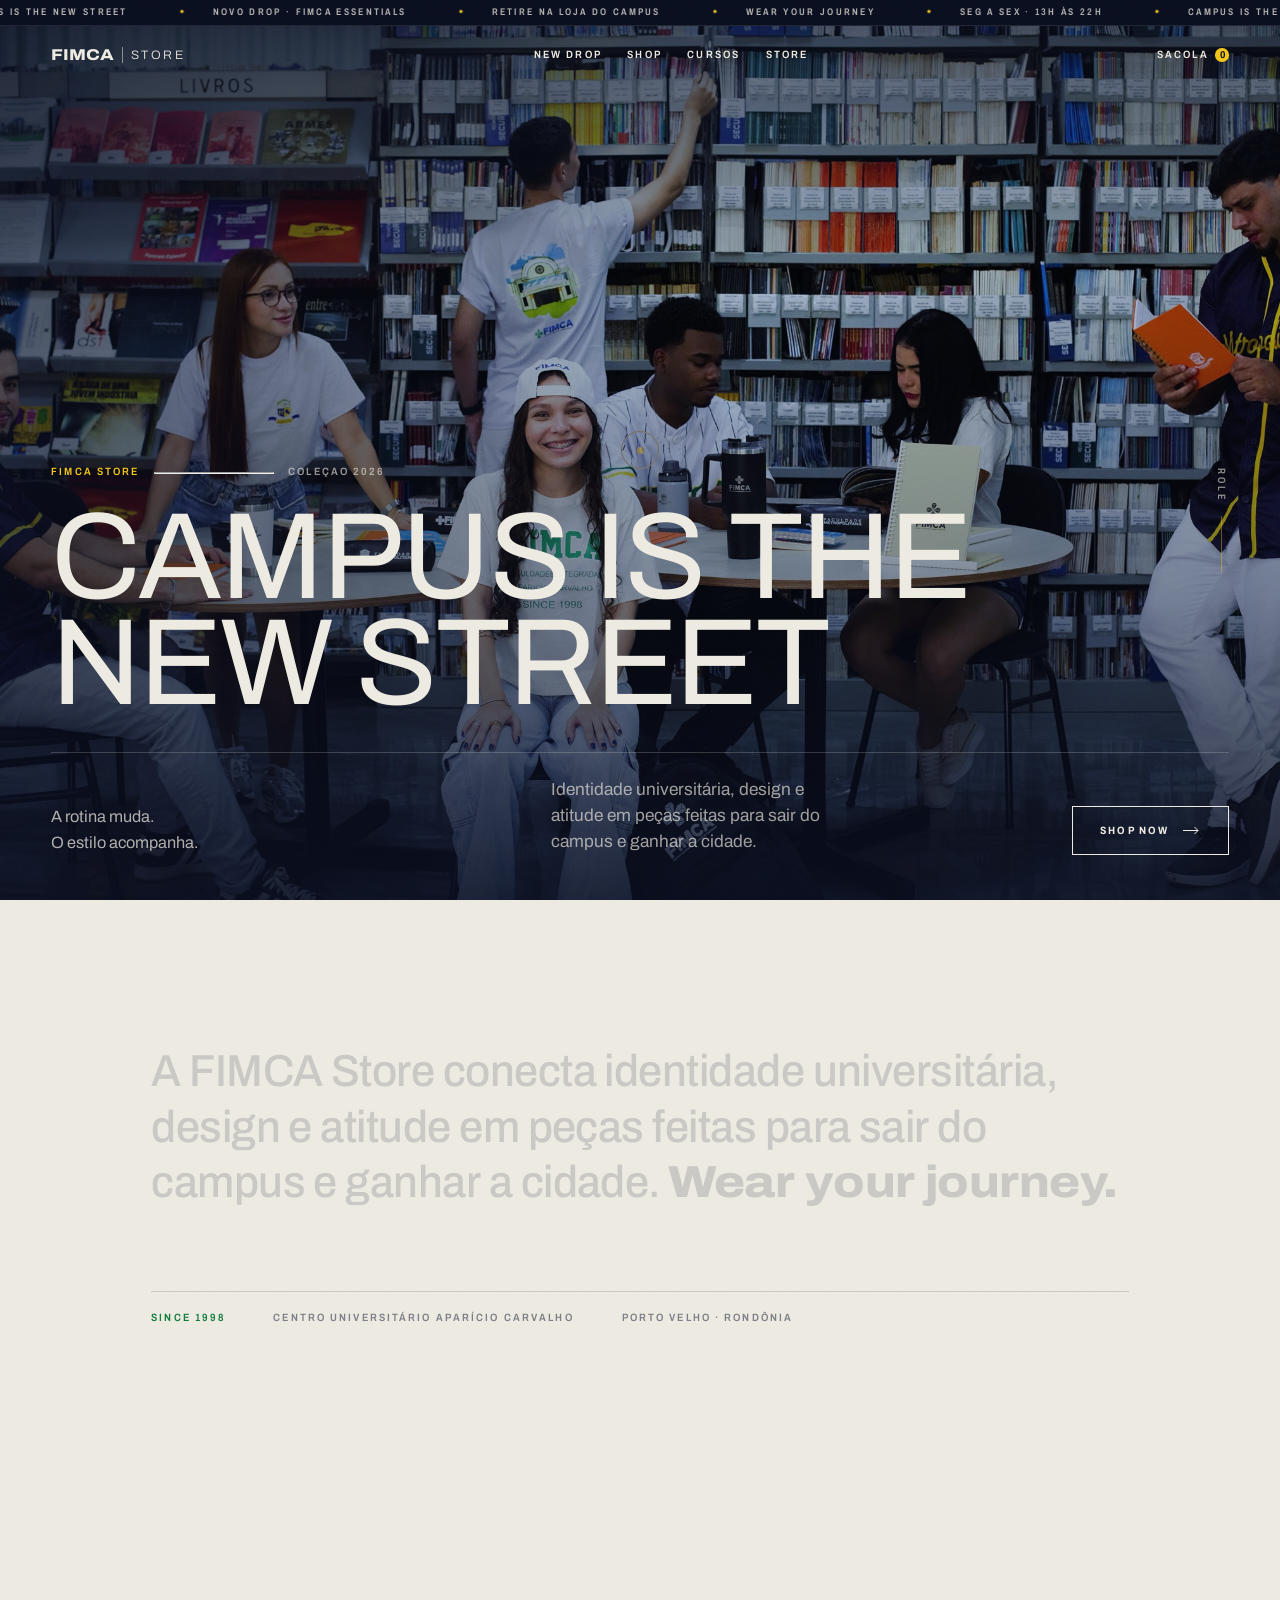
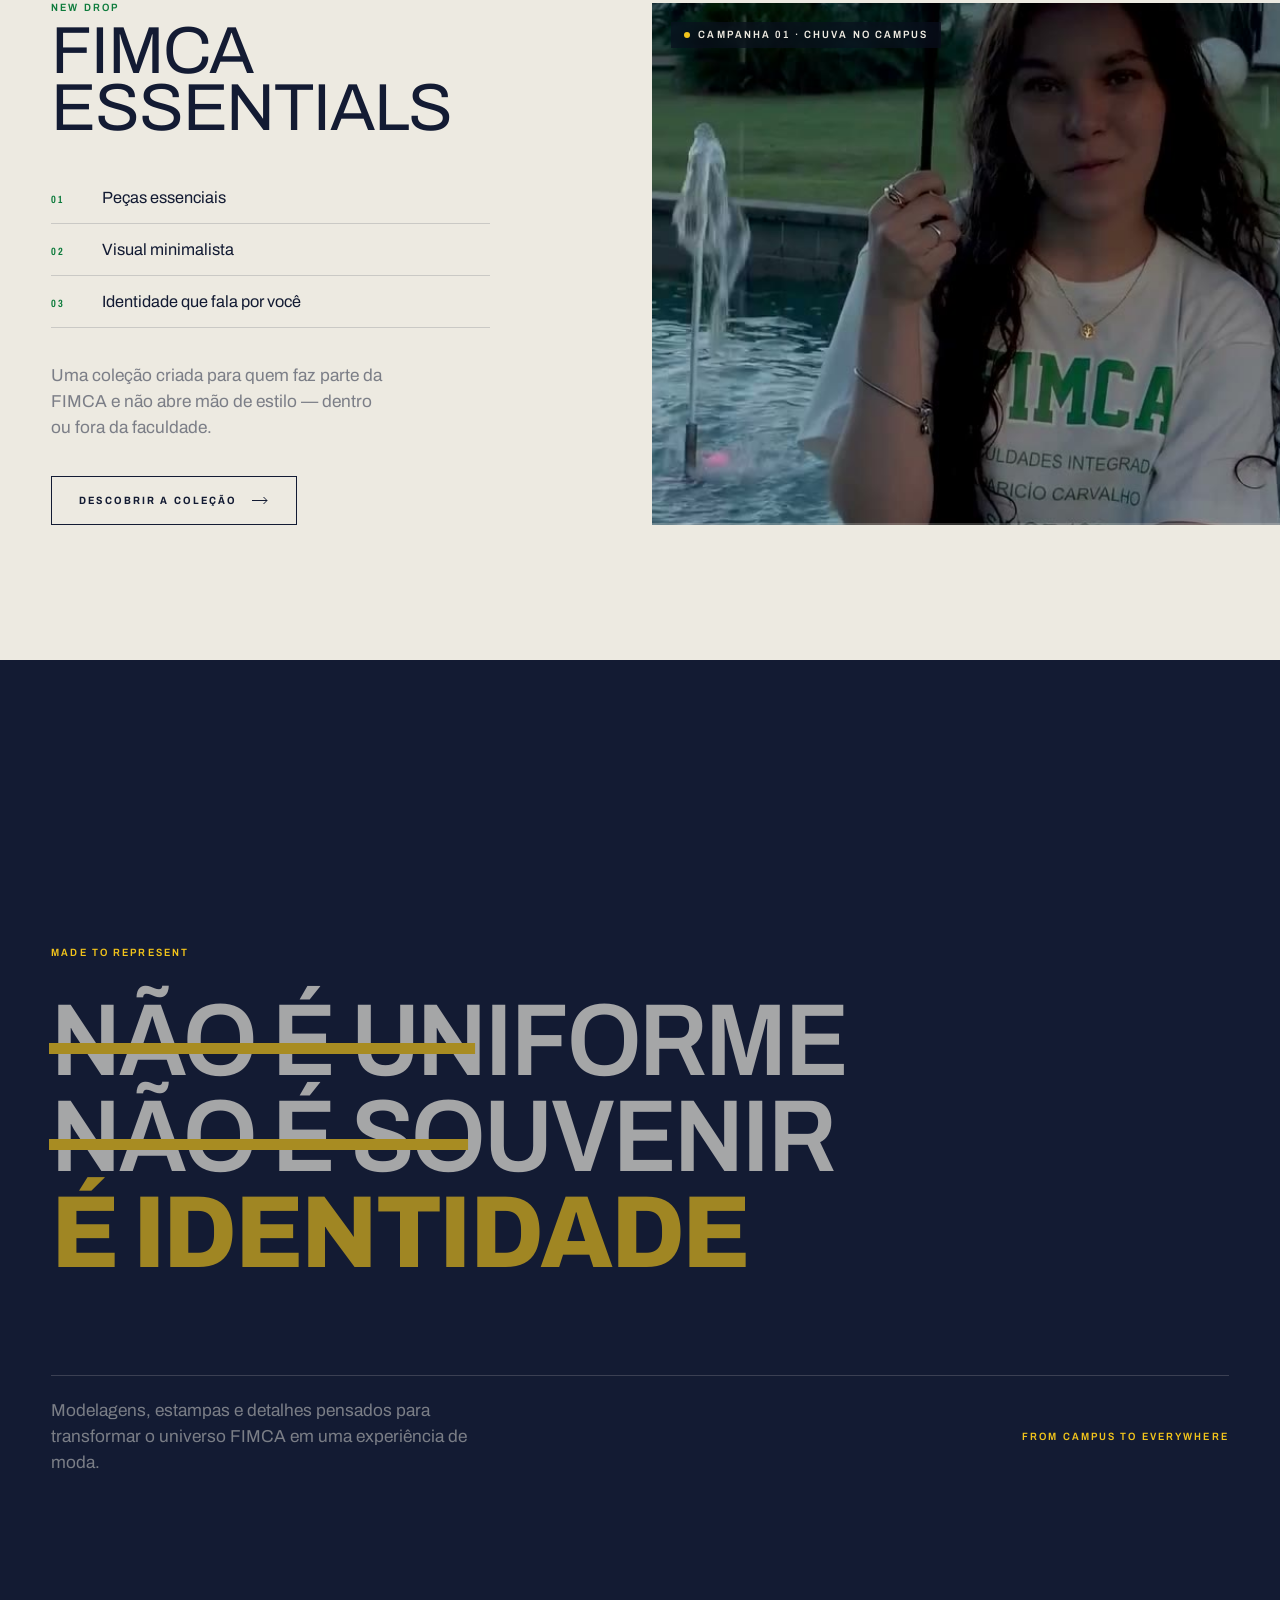
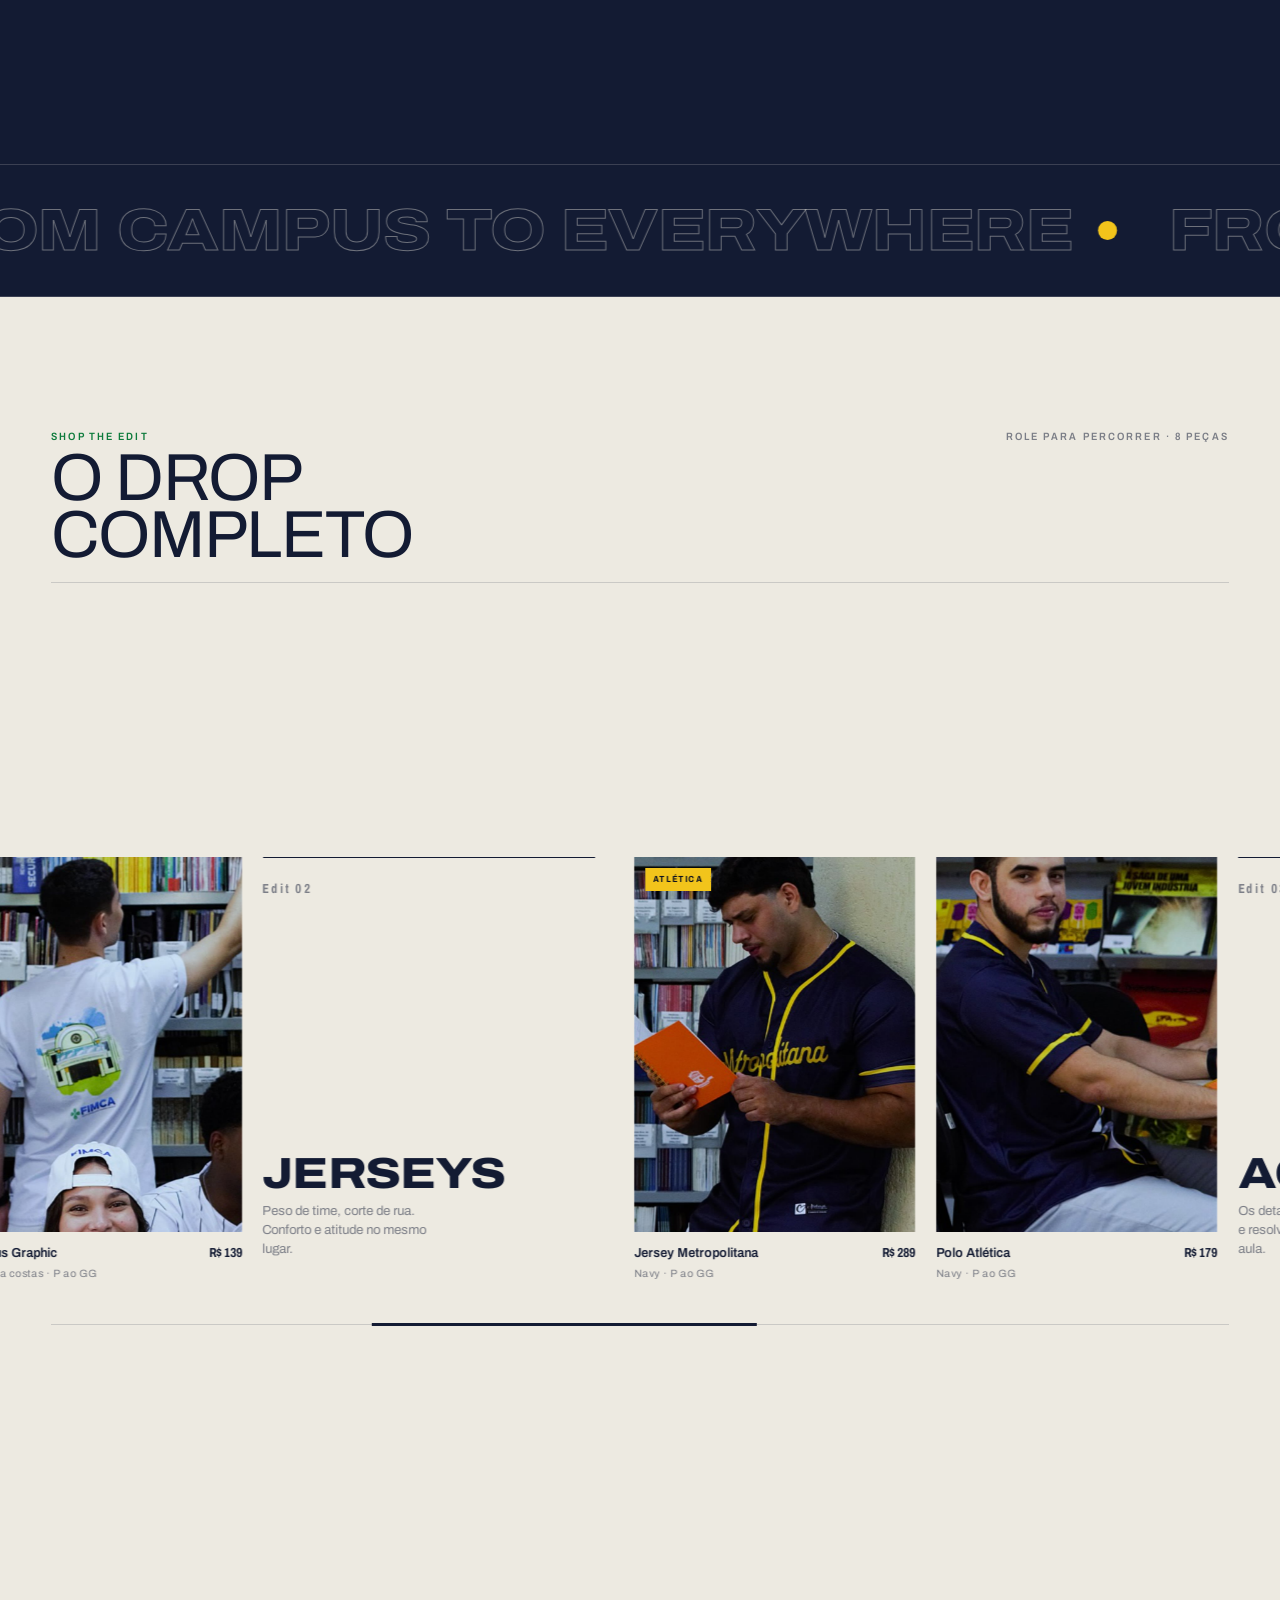
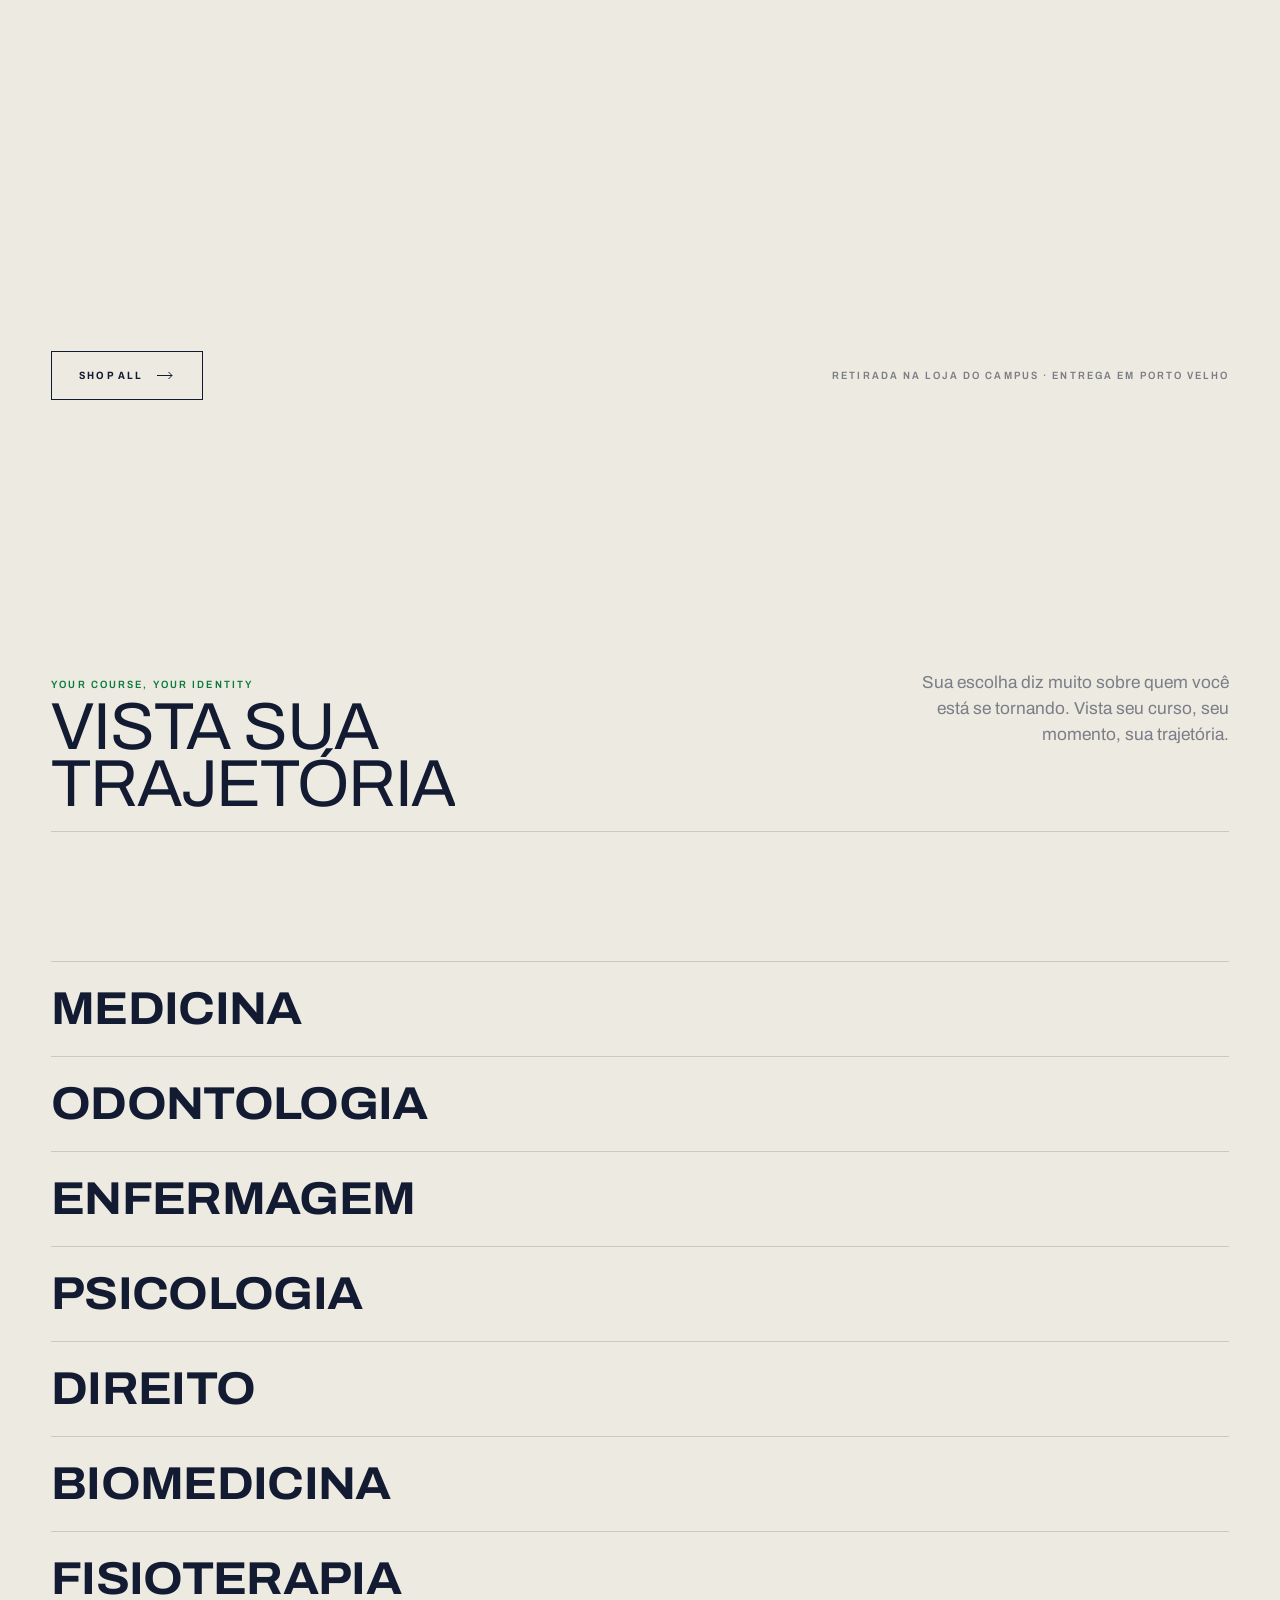
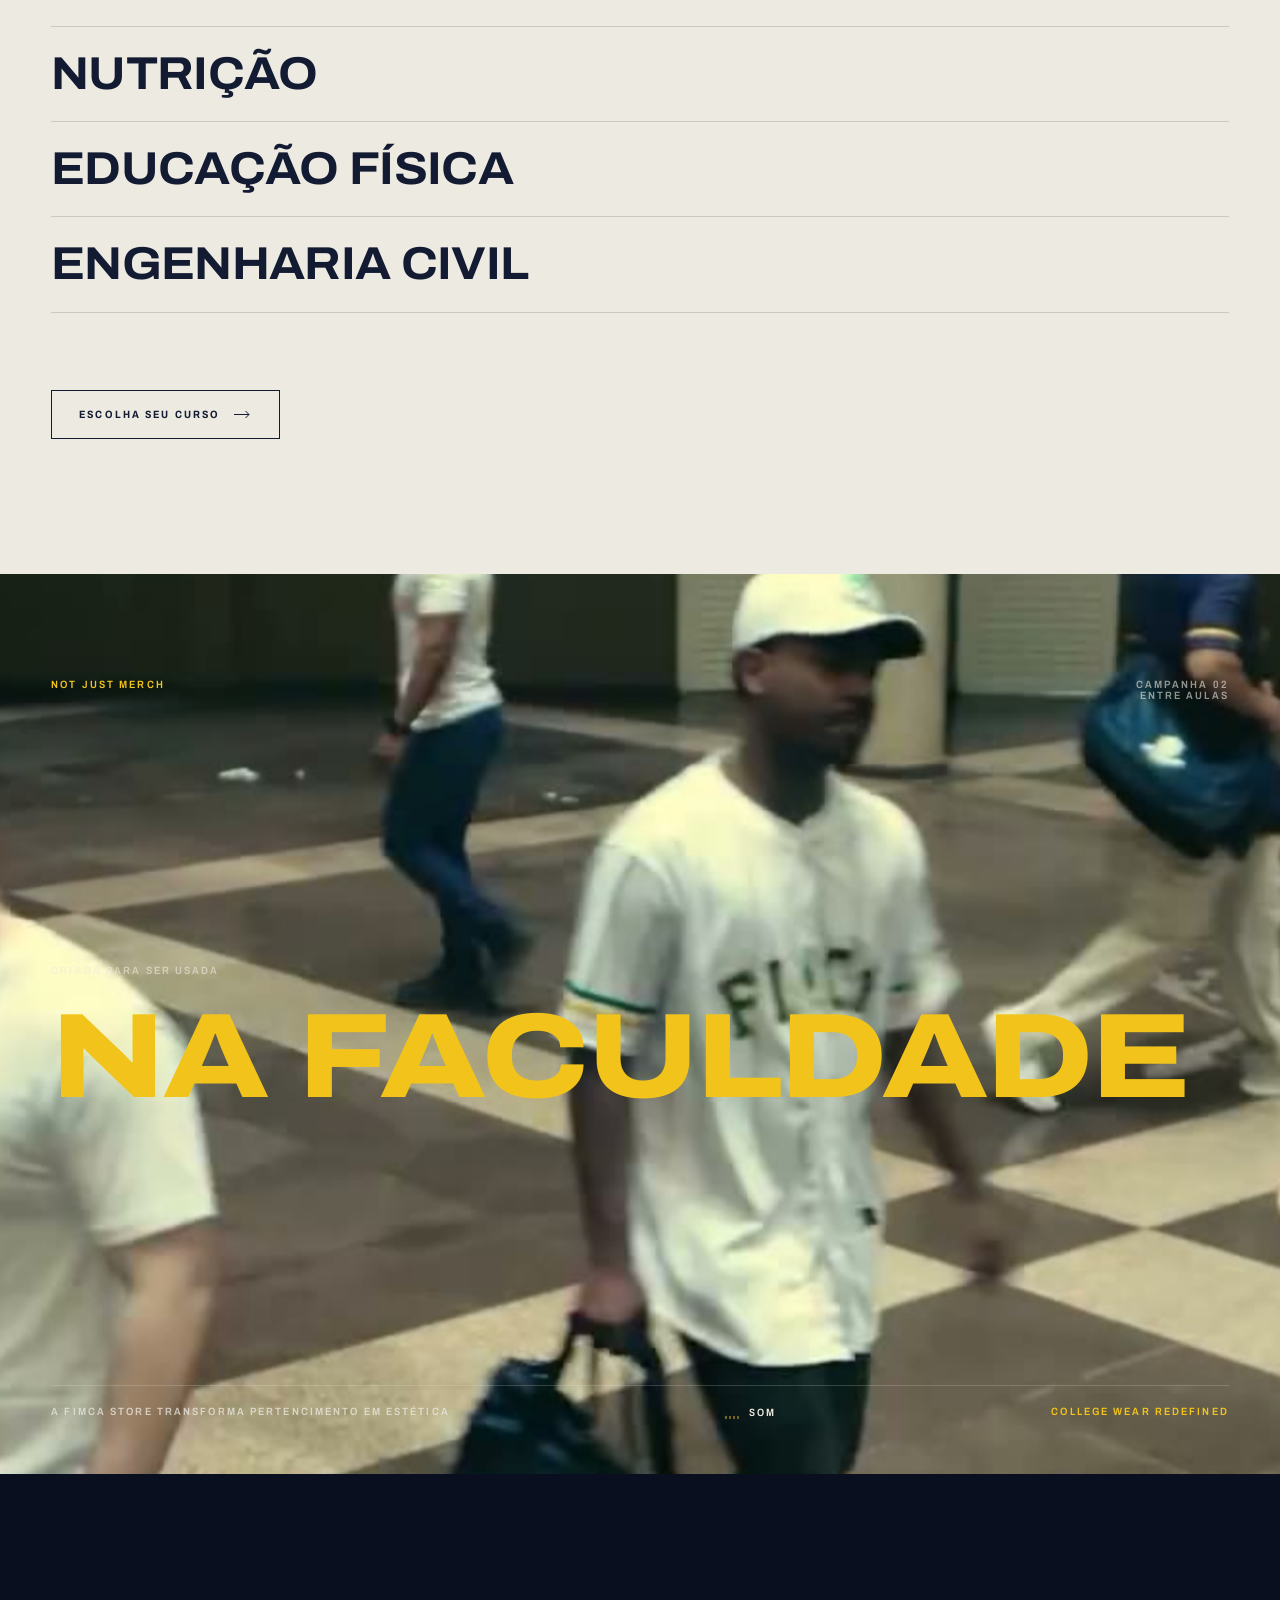
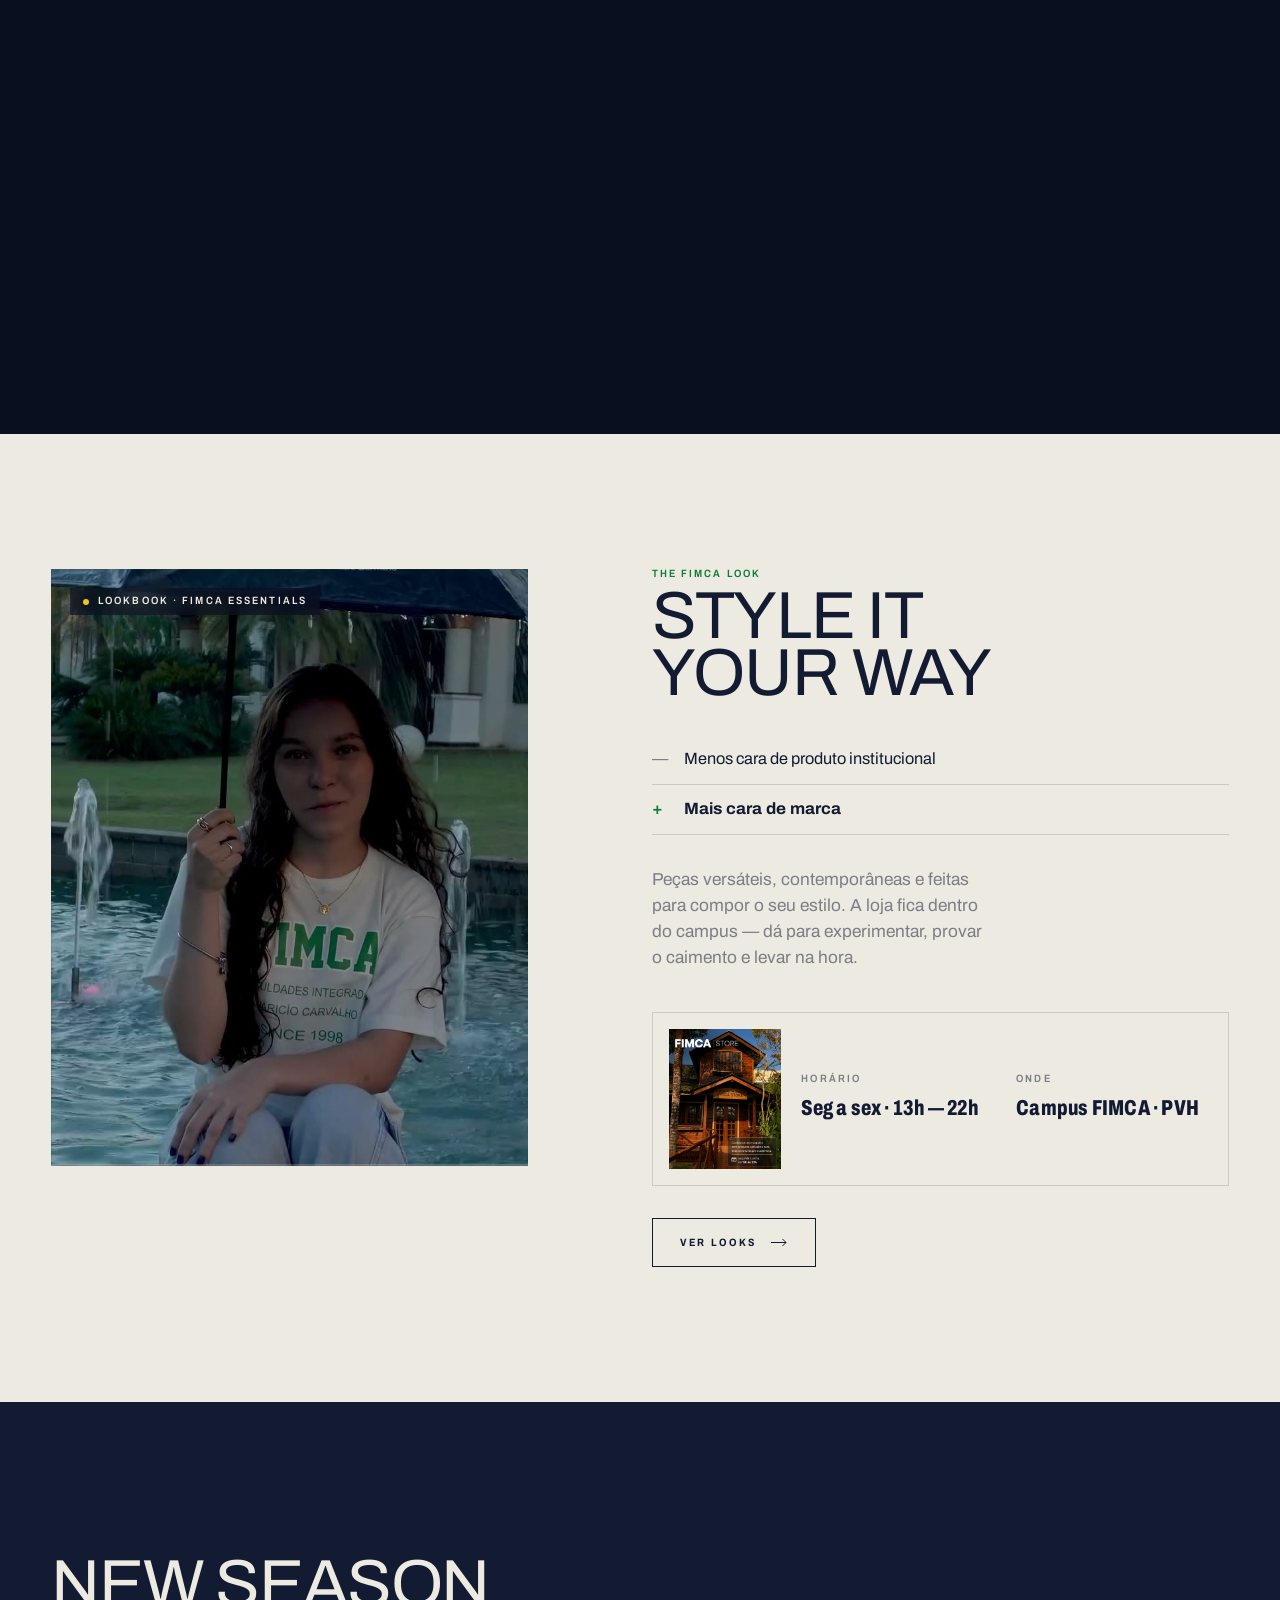
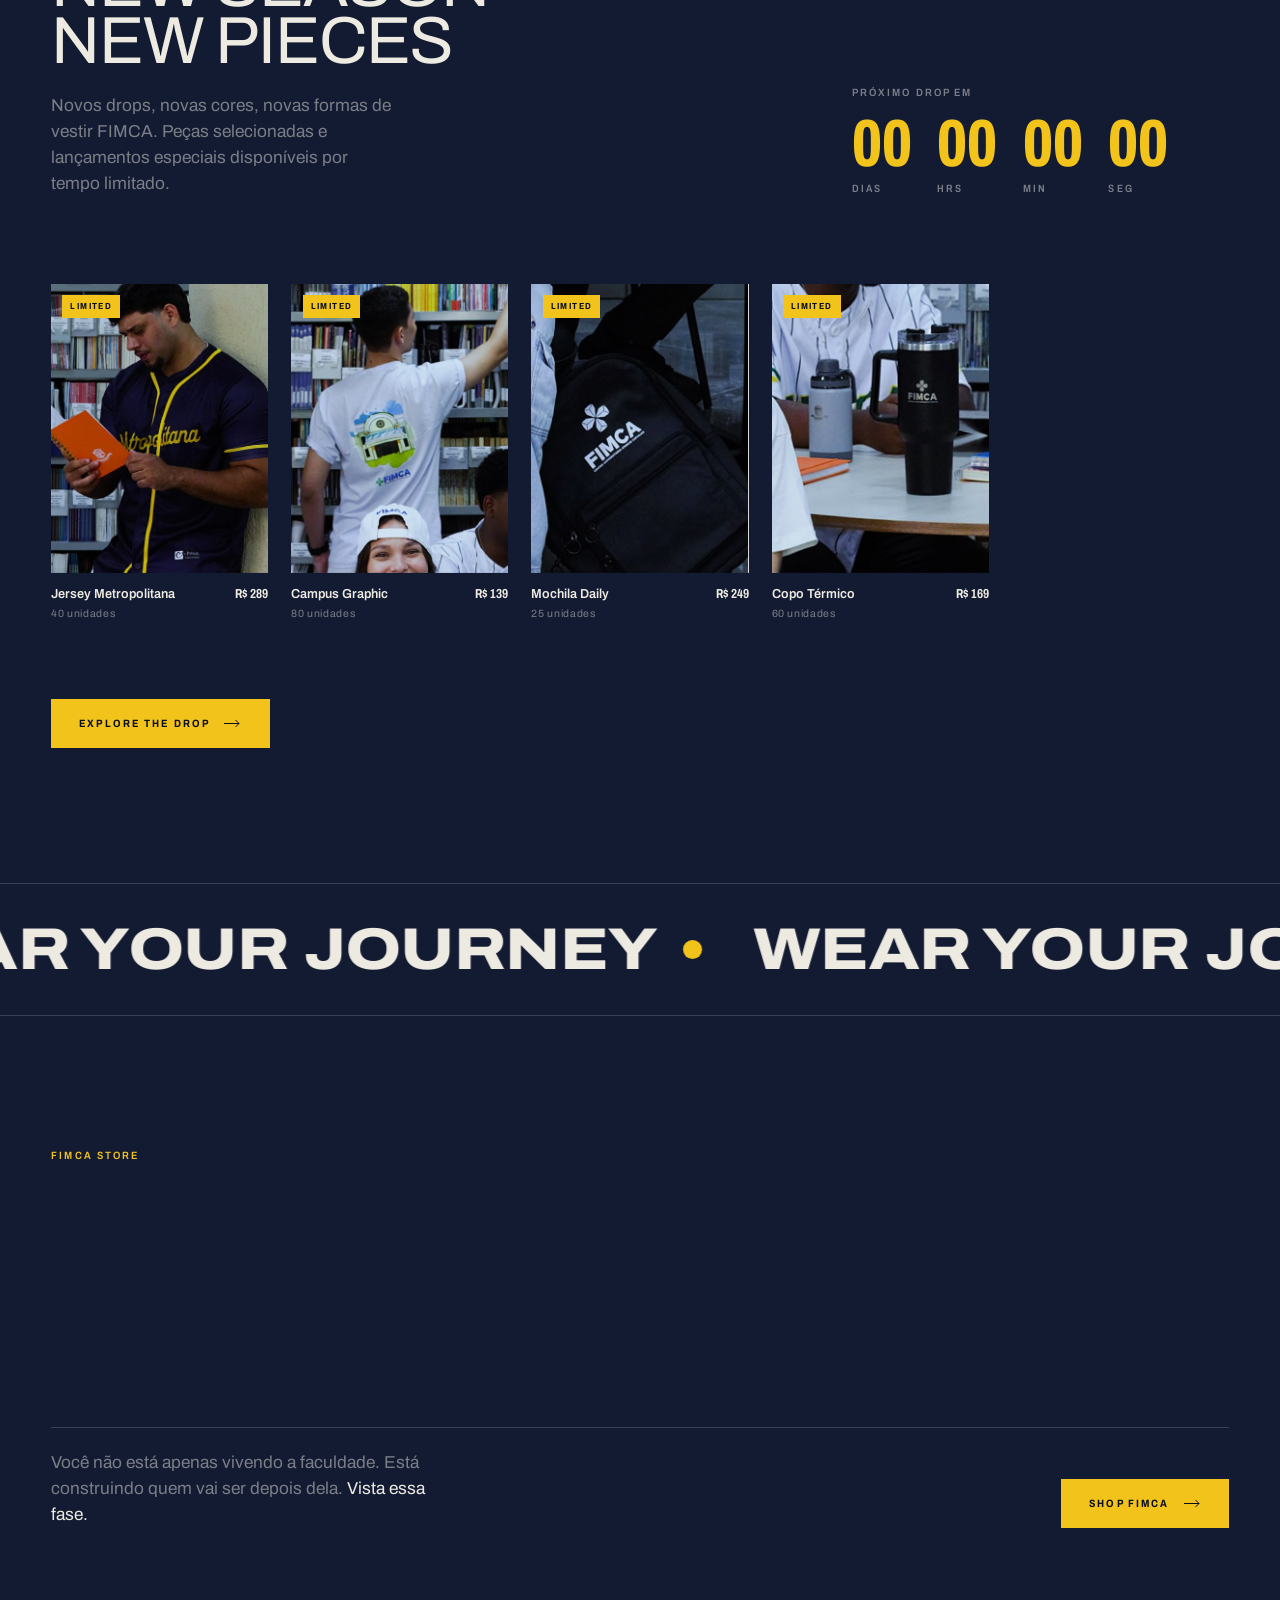
<file: index.html>
<!DOCTYPE html>
<html lang="pt-BR">
<head>
<meta charset="utf-8">
<meta name="viewport" content="width=device-width, initial-scale=1">
<title>FIMCA Store — Campus is the new street</title>
<meta name="description" content="A FIMCA Store conecta identidade universitária, design e atitude em peças feitas para sair do campus e ganhar a cidade.">
<meta name="theme-color" content="#131B33">

<link rel="preconnect" href="https://fonts.googleapis.com">
<link rel="preconnect" href="https://fonts.gstatic.com" crossorigin>
<link href="https://fonts.googleapis.com/css2?family=Archivo:wdth,wght@62..125,100..900&display=swap" rel="stylesheet">
<link rel="stylesheet" href="assets/css/style.css">
</head>
<body>

<!-- ══ camada ambiental ══ -->
<div class="grain" aria-hidden="true"></div>
<div class="cursor" aria-hidden="true"></div>
<div class="cursor-ring" aria-hidden="true"><span data-cursor-label>ver</span></div>

<!-- ══ preloader ══ -->
<div class="loader" id="loader" aria-hidden="true">
  <div class="loader__mark" id="loaderMark">FIMCA<i></i><em>Store</em></div>
  <div class="loader__foot">
    <p class="tag" style="color:color-mix(in srgb,#EDEAE1 55%,transparent)">Campus is<br>the new street</p>
    <div class="loader__count"><span id="loaderCount">000</span></div>
  </div>
  <div class="loader__bar"><i id="loaderBar"></i></div>
</div>

<!-- ══ ticker ══ -->
<div class="ticker-top" aria-hidden="true">
  <div class="ticker-top__track" id="ticker">
    <span>Campus is the new street</span><span>Novo drop · FIMCA Essentials</span><span>Retire na loja do campus</span><span>Wear your journey</span><span>Seg a sex · 13h às 22h</span>
  </div>
</div>

<!-- ══ header ══ -->
<header class="head" id="head" data-tone="dark">
  <a class="logo" href="#top" aria-label="FIMCA Store — início">FIMCA<i></i><em>Store</em></a>

  <nav class="nav" aria-label="Principal">
    <a href="#drop">New drop</a>
    <a href="#edit">Shop</a>
    <a href="#cursos">Cursos</a>
    <a href="#loja">Store</a>
  </nav>

  <div class="head__end">
    <button class="bag-btn" id="bagBtn" aria-label="Abrir sacola">Sacola <b id="bagCount">0</b></button>
    <button class="burger" id="burger" aria-label="Abrir menu" aria-expanded="false"><i></i><i></i></button>
  </div>

  <div class="head__progress" id="headProgress"></div>
</header>

<!-- ══ menu ══ -->
<div class="menu" id="menu" role="dialog" aria-modal="true" aria-label="Menu">
  <ul class="menu__list">
    <li><a href="#drop" data-menu-link>New drop</a></li>
    <li><a href="#edit" data-menu-link>Shop the edit</a></li>
    <li><a href="#cursos" data-menu-link>Seu curso</a></li>
    <li><a href="#loja" data-menu-link>The FIMCA look</a></li>
    <li><a href="#limited" data-menu-link>Limited edition</a></li>
  </ul>
  <div class="menu__foot">
    <p class="tag">Campus FIMCA · Porto Velho, RO</p>
    <p class="tag">Segunda à sexta · 13h às 22h</p>
    <p class="tag tag--sun">Wear your journey</p>
  </div>
</div>

<main id="top">

<!-- ══════════════════ HERO ══════════════════ -->
<section class="hero" data-surface="dark">
  <div class="hero__media">
    <div class="hero__par" id="heroPar">
      <img id="heroImg" src="assets/img/hero-campus.jpg" alt="Estudantes da FIMCA na biblioteca do campus vestindo peças da FIMCA Store" fetchpriority="high">
    </div>
  </div>

  <div class="hero__inner">
    <div class="hero__eyebrow">
      <span class="tag tag--sun">FIMCA Store</span>
      <hr>
      <span class="tag" style="color:color-mix(in srgb,#EDEAE1 62%,transparent)">Coleção 2026</span>
    </div>

    <h1 class="hero__title display display--mega">
      <span class="line"><span>Campus is the</span></span>
      <span class="line"><span>new street</span></span>
    </h1>

    <div class="hero__bottom">
      <div class="hero__pitch hero__fade">
        <p>A rotina muda.</p>
        <p>O estilo acompanha.</p>
      </div>
      <div class="hero__claim hero__fade">
        <p class="lede" style="color:color-mix(in srgb,#EDEAE1 66%,transparent)">Identidade universitária, design e atitude em peças feitas para sair do campus e ganhar a cidade.</p>
      </div>
      <div class="hero__cta hero__fade">
        <a class="btn" href="#edit" data-magnetic>Shop now
          <svg width="17" height="9" viewBox="0 0 17 9" fill="none" aria-hidden="true"><path d="M0 4.5h15M11.5 1 15 4.5 11.5 8" stroke="currentColor"/></svg>
        </a>
      </div>
    </div>
  </div>

  <div class="scroll-cue" aria-hidden="true">Role<i></i></div>
</section>

<!-- ══════════════════ MANIFESTO ══════════════════ -->
<section class="band manifesto grid" data-surface="light">
  <p class="manifesto__text" data-fill>
    A FIMCA Store conecta identidade universitária, design e atitude em peças feitas para sair do campus e ganhar a cidade. <b>Wear your journey.</b>
  </p>
  <div class="manifesto__meta">
    <span class="tag tag--field">Since 1998</span>
    <span class="tag tag--mute">Centro Universitário Aparício Carvalho</span>
    <span class="tag tag--mute">Porto Velho · Rondônia</span>
  </div>
</section>

<!-- ══════════════════ NEW DROP ══════════════════ -->
<section class="band drop grid" id="drop" data-surface="light">
  <div class="drop__text">
    <div>
      <p class="tag tag--field" data-reveal="fade">New drop</p>
      <h2 class="display display--xl" data-reveal="mask" style="--d:80ms; margin-top:.6rem">
        <span>FIMCA<br>Essentials</span>
      </h2>
    </div>

    <ul class="drop__list" data-reveal="fade" style="--d:160ms">
      <li><span>01</span><span>Peças essenciais</span></li>
      <li><span>02</span><span>Visual minimalista</span></li>
      <li><span>03</span><span>Identidade que fala por você</span></li>
    </ul>

    <p class="lede" data-reveal="fade" style="--d:220ms">Uma coleção criada para quem faz parte da FIMCA e não abre mão de estilo — dentro ou fora da faculdade.</p>

    <div data-reveal="fade" style="--d:280ms">
      <a class="btn" href="#edit" data-magnetic>Descobrir a coleção
        <svg width="17" height="9" viewBox="0 0 17 9" fill="none" aria-hidden="true"><path d="M0 4.5h15M11.5 1 15 4.5 11.5 8" stroke="currentColor"/></svg>
      </a>
    </div>
  </div>

  <figure class="drop__media" data-reveal="img" data-cursor="som">
    <video id="dropVideo" src="assets/video/drop-01.mp4" poster="assets/img/poster-01.jpg" muted loop playsinline preload="metadata"></video>
    <figcaption class="drop__badge"><i></i><span class="tag">Campanha 01 · Chuva no campus</span></figcaption>
    <div class="vprog"><i id="dropProg"></i></div>
  </figure>
</section>

<!-- ══════════════════ ASSINATURA — MADE TO REPRESENT ══════════════════ -->
<section class="band represent grid" id="represent" data-surface="dark">
  <div class="represent__stack">
    <p class="tag tag--sun" data-reveal="fade" style="margin-bottom:clamp(1.6rem,4vh,3rem)">Made to represent</p>

    <span class="neg" data-neg="0">Não é uniforme</span>
    <span class="neg" data-neg="1">Não é souvenir</span>
    <span class="neg neg--keep" data-neg-keep>É identidade</span>
  </div>

  <div class="represent__foot">
    <p class="lede" style="max-width:46ch">Modelagens, estampas e detalhes pensados para transformar o universo FIMCA em uma experiência de moda.</p>
    <p class="tag tag--sun">From campus to everywhere</p>
  </div>
</section>

<div class="marquee marquee--outline" data-surface="dark" aria-hidden="true">
  <div class="marquee__track" id="marquee1">
    <span>From campus to everywhere</span><span>From campus to everywhere</span><span>From campus to everywhere</span><span>From campus to everywhere</span>
  </div>
</div>

<!-- ══════════════════ SHOP THE EDIT ══════════════════ -->
<section class="edit" id="edit" data-surface="light">
  <div class="edit__head">
    <div class="section-head">
      <div>
        <p class="tag tag--field" data-reveal="fade">Shop the edit</p>
        <h2 class="display display--xl" data-reveal="mask" style="--d:80ms; margin-top:.5rem"><span>O drop<br>completo</span></h2>
      </div>
      <p class="tag tag--mute" data-reveal="fade" style="--d:160ms">Role para percorrer · 8 peças</p>
    </div>
  </div>

  <div class="edit__track" id="editTrack">
    <div class="edit__sticky">
      <div class="edit__rail" id="editRail">

        <!-- categoria 01 -->
        <div class="cat">
          <p class="cat__n">Edit 01</p>
          <div>
            <h3>Tees</h3>
            <p>A base de tudo. Algodão pesado, caimento largo, gráfico contido.</p>
          </div>
        </div>

        <article class="card" data-cursor="ver">
          <div class="card__media">
            <span class="card__flag">Best seller</span>
            <img src="assets/img/p-tee-fimca.jpg" alt="Camiseta FIMCA Since 1998 em algodão bone">
            <button class="card__add" data-add data-name="Camiseta Since 1998" data-price="129" data-img="assets/img/p-tee-fimca.jpg">Adicionar <span>+</span></button>
          </div>
          <div class="card__info">
            <div><h4>Camiseta Since 1998</h4><p>Bone · P ao GG</p></div>
            <span class="card__price">R$ 129</span>
          </div>
        </article>

        <article class="card" data-cursor="ver">
          <div class="card__media">
            <img src="assets/img/p-tee-white.jpg" alt="Camiseta FIMCA Essentials branca com brasão bordado">
            <button class="card__add" data-add data-name="Camiseta Essentials" data-price="119" data-img="assets/img/p-tee-white.jpg">Adicionar <span>+</span></button>
          </div>
          <div class="card__info">
            <div><h4>Camiseta Essentials</h4><p>Off-white · P ao GG</p></div>
            <span class="card__price">R$ 119</span>
          </div>
        </article>

        <article class="card" data-cursor="ver">
          <div class="card__media">
            <img src="assets/img/p-tee-graphic.jpg" alt="Camiseta FIMCA com estampa gráfica do campus nas costas">
            <button class="card__add" data-add data-name="Camiseta Campus Graphic" data-price="139" data-img="assets/img/p-tee-graphic.jpg">Adicionar <span>+</span></button>
          </div>
          <div class="card__info">
            <div><h4>Campus Graphic</h4><p>Estampa costas · P ao GG</p></div>
            <span class="card__price">R$ 139</span>
          </div>
        </article>

        <!-- categoria 02 -->
        <div class="cat">
          <p class="cat__n">Edit 02</p>
          <div>
            <h3>Jerseys</h3>
            <p>Peso de time, corte de rua. Conforto e atitude no mesmo lugar.</p>
          </div>
        </div>

        <article class="card" data-cursor="ver">
          <div class="card__media">
            <span class="card__flag">Atlética</span>
            <img src="assets/img/p-jersey.jpg" alt="Jersey de baseball FIMCA Metropolitana azul-marinho com detalhes amarelos">
            <button class="card__add" data-add data-name="Jersey Metropolitana" data-price="289" data-img="assets/img/p-jersey.jpg">Adicionar <span>+</span></button>
          </div>
          <div class="card__info">
            <div><h4>Jersey Metropolitana</h4><p>Navy · P ao GG</p></div>
            <span class="card__price">R$ 289</span>
          </div>
        </article>

        <article class="card" data-cursor="ver">
          <div class="card__media">
            <img src="assets/img/p-polo.jpg" alt="Polo FIMCA azul-marinho com vivo amarelo">
            <button class="card__add" data-add data-name="Polo Atlética" data-price="179" data-img="assets/img/p-polo.jpg">Adicionar <span>+</span></button>
          </div>
          <div class="card__info">
            <div><h4>Polo Atlética</h4><p>Navy · P ao GG</p></div>
            <span class="card__price">R$ 179</span>
          </div>
        </article>

        <!-- categoria 03 -->
        <div class="cat">
          <p class="cat__n">Edit 03</p>
          <div>
            <h3>Acessórios</h3>
            <p>Os detalhes fecham o look — e resolvem o dia inteiro de aula.</p>
          </div>
        </div>

        <article class="card" data-cursor="ver">
          <div class="card__media">
            <img src="assets/img/p-backpack.jpg" alt="Mochila FIMCA preta com logo bordado">
            <button class="card__add" data-add data-name="Mochila Daily" data-price="249" data-img="assets/img/p-backpack.jpg">Adicionar <span>+</span></button>
          </div>
          <div class="card__info">
            <div><h4>Mochila Daily</h4><p>Preta · 22L</p></div>
            <span class="card__price">R$ 249</span>
          </div>
        </article>

        <article class="card" data-cursor="ver">
          <div class="card__media">
            <img src="assets/img/p-tumbler.jpg" alt="Copo térmico FIMCA preto de 1,2 litro">
            <button class="card__add" data-add data-name="Copo Térmico 1,2L" data-price="169" data-img="assets/img/p-tumbler.jpg">Adicionar <span>+</span></button>
          </div>
          <div class="card__info">
            <div><h4>Copo Térmico</h4><p>Preto · 1,2 L</p></div>
            <span class="card__price">R$ 169</span>
          </div>
        </article>

        <article class="card" data-cursor="ver">
          <div class="card__media">
            <img src="assets/img/p-caderno.jpg" alt="Caderno FIMCA bone com espiral">
            <button class="card__add" data-add data-name="Caderno Bone" data-price="79" data-img="assets/img/p-caderno.jpg">Adicionar <span>+</span></button>
          </div>
          <div class="card__info">
            <div><h4>Caderno Bone</h4><p>Espiral · 160 folhas</p></div>
            <span class="card__price">R$ 79</span>
          </div>
        </article>

        <!-- categoria 04 -->
        <div class="cat">
          <p class="cat__n">Edit 04</p>
          <div>
            <h3>Limited<br>drops</h3>
            <p>Peças especiais, quantidades limitadas. Quando acaba, acabou.</p>
          </div>
        </div>

      </div>
      <div class="edit__bar" aria-hidden="true"><i id="editBar"></i></div>
    </div>
  </div>

  <div class="edit__foot">
    <a class="btn" href="#limited" data-magnetic>Shop all
      <svg width="17" height="9" viewBox="0 0 17 9" fill="none" aria-hidden="true"><path d="M0 4.5h15M11.5 1 15 4.5 11.5 8" stroke="currentColor"/></svg>
    </a>
    <p class="tag tag--mute">Retirada na loja do campus · Entrega em Porto Velho</p>
  </div>
</section>

<!-- ══════════════════ CURSOS ══════════════════ -->
<section class="band grid" id="cursos" data-surface="light">
  <div class="courses__head">
    <div class="section-head">
      <div>
        <p class="tag tag--field" data-reveal="fade">Your course, your identity</p>
        <h2 class="display display--xl" data-reveal="mask" style="--d:80ms; margin-top:.5rem"><span>Vista sua<br>trajetória</span></h2>
      </div>
      <p class="lede" data-reveal="fade" style="--d:160ms; text-align:right">Sua escolha diz muito sobre quem você está se tornando. Vista seu curso, seu momento, sua trajetória.</p>
    </div>
  </div>

  <ul class="courses__list" data-course-list>
    <li><a href="#edit" data-course-img="assets/img/p-tee-fimca.jpg"><span>Medicina</span><span>Ver coleção</span></a></li>
    <li><a href="#edit" data-course-img="assets/img/p-tee-white.jpg"><span>Odontologia</span><span>Ver coleção</span></a></li>
    <li><a href="#edit" data-course-img="assets/img/p-tee-graphic.jpg"><span>Enfermagem</span><span>Ver coleção</span></a></li>
    <li><a href="#edit" data-course-img="assets/img/p-jersey.jpg"><span>Psicologia</span><span>Ver coleção</span></a></li>
    <li><a href="#edit" data-course-img="assets/img/p-polo.jpg"><span>Direito</span><span>Ver coleção</span></a></li>
    <li><a href="#edit" data-course-img="assets/img/p-backpack.jpg"><span>Biomedicina</span><span>Ver coleção</span></a></li>
    <li><a href="#edit" data-course-img="assets/img/p-tumbler.jpg"><span>Fisioterapia</span><span>Ver coleção</span></a></li>
    <li><a href="#edit" data-course-img="assets/img/p-caderno.jpg"><span>Nutrição</span><span>Ver coleção</span></a></li>
    <li><a href="#edit" data-course-img="assets/img/p-tee-fimca.jpg"><span>Educação Física</span><span>Ver coleção</span></a></li>
    <li><a href="#edit" data-course-img="assets/img/p-jersey.jpg"><span>Engenharia Civil</span><span>Ver coleção</span></a></li>
  </ul>

  <div class="courses__cta">
    <a class="btn" href="#edit" data-magnetic>Escolha seu curso
      <svg width="17" height="9" viewBox="0 0 17 9" fill="none" aria-hidden="true"><path d="M0 4.5h15M11.5 1 15 4.5 11.5 8" stroke="currentColor"/></svg>
    </a>
  </div>
</section>

<div class="follower" id="follower" aria-hidden="true"><img id="followerImg" src="assets/img/p-tee-fimca.jpg" alt=""></div>

<!-- ══════════════════ NOT JUST MERCH ══════════════════ -->
<section class="everywhere" id="everywhere" data-surface="dark">
  <div class="everywhere__track" id="ewTrack">
    <div class="everywhere__sticky">
      <video id="ewVideo" src="assets/video/drop-02.mp4" poster="assets/img/poster-02.jpg" muted loop playsinline preload="metadata"></video>
      <div class="everywhere__veil" aria-hidden="true"></div>

      <div class="everywhere__inner">
        <div class="everywhere__mid" style="align-items:flex-start">
          <p class="tag tag--sun">Not just merch</p>
          <p class="tag" style="color:color-mix(in srgb,#EDEAE1 60%,transparent); text-align:right">Campanha 02<br>Entre aulas</p>
        </div>

        <div>
          <p class="tag" style="color:color-mix(in srgb,#EDEAE1 60%,transparent); margin-bottom:1rem">Criada para ser usada</p>
          <div class="roller" aria-label="Na faculdade, na rua, no café, na viagem, na rotina">
            <div class="roller__track" id="roller">
              <span>Na faculdade</span>
              <span>Na rua</span>
              <span>No café</span>
              <span>Na viagem</span>
              <span>Na rotina</span>
            </div>
          </div>
        </div>

        <div class="everywhere__foot">
          <p class="tag" style="color:color-mix(in srgb,#EDEAE1 74%,transparent)">A FIMCA Store transforma pertencimento em estética</p>
          <button class="sound off" id="soundBtn" aria-pressed="false">
            <i aria-hidden="true"><b></b><b></b><b></b><b></b></i> Som
          </button>
          <p class="tag tag--sun">College wear redefined</p>
        </div>
      </div>
    </div>
  </div>
</section>

<!-- ══════════════════ THE FIMCA LOOK / LOJA ══════════════════ -->
<section class="band grid" id="loja" data-surface="light">
  <figure class="look__media" data-reveal="img" data-cursor="look">
    <video id="lookVideo" src="assets/video/drop-01.mp4" poster="assets/img/poster-01.jpg" muted loop playsinline preload="metadata"></video>
    <figcaption class="drop__badge"><i></i><span class="tag">Lookbook · FIMCA Essentials</span></figcaption>
    <div class="vprog"><i id="lookProg"></i></div>
  </figure>

  <div class="look__text">
    <div>
      <p class="tag tag--field" data-reveal="fade">The FIMCA look</p>
      <h2 class="display display--xl" data-reveal="mask" style="--d:80ms; margin-top:.5rem"><span>Style it<br>your way</span></h2>
    </div>

    <ul class="look__contrast" data-reveal="fade" style="--d:160ms">
      <li><i>—</i><span>Menos cara de produto institucional</span></li>
      <li class="pos"><i>+</i><span>Mais cara de marca</span></li>
    </ul>

    <p class="lede" data-reveal="fade" style="--d:220ms">Peças versáteis, contemporâneas e feitas para compor o seu estilo. A loja fica dentro do campus — dá para experimentar, provar o caimento e levar na hora.</p>

    <div class="hours" data-reveal="fade" style="--d:280ms">
      <img class="hours__shot" id="storeImg" src="assets/img/store-front.jpg" alt="Fachada de madeira da FIMCA Store no campus, ao entardecer">
      <div class="hours__facts">
        <div>
          <p class="tag tag--mute">Horário</p>
          <strong>Seg a sex · 13h — 22h</strong>
        </div>
        <div>
          <p class="tag tag--mute">Onde</p>
          <strong>Campus FIMCA · PVH</strong>
        </div>
      </div>
    </div>

    <div data-reveal="fade" style="--d:340ms">
      <a class="btn" href="#limited" data-magnetic>Ver looks
        <svg width="17" height="9" viewBox="0 0 17 9" fill="none" aria-hidden="true"><path d="M0 4.5h15M11.5 1 15 4.5 11.5 8" stroke="currentColor"/></svg>
      </a>
    </div>
  </div>
</section>

<!-- ══════════════════ LIMITED EDITION ══════════════════ -->
<section class="band grid" id="limited" data-surface="dark">
  <div class="limited__head">
    <p class="tag tag--sun" data-reveal="fade">Limited edition</p>
    <h2 class="display display--xl" data-reveal="mask" style="--d:80ms; margin:.5rem 0 1.4rem"><span>New season<br>new pieces</span></h2>
    <p class="lede" data-reveal="fade" style="--d:160ms">Novos drops, novas cores, novas formas de vestir FIMCA. Peças selecionadas e lançamentos especiais disponíveis por tempo limitado.</p>
  </div>

  <div class="limited__timer" data-reveal="fade" style="--d:220ms">
    <p class="tag tag--mute" style="margin-bottom:1.1rem">Próximo drop em</p>
    <div class="timer" id="timer">
      <div><b id="tD">00</b><small>Dias</small></div>
      <div><b id="tH">00</b><small>Hrs</small></div>
      <div><b id="tM">00</b><small>Min</small></div>
      <div><b id="tS">00</b><small>Seg</small></div>
    </div>
  </div>

  <div class="limited__grid">
    <div class="cards">
      <article class="card" data-cursor="ver" data-reveal="fade">
        <div class="card__media">
          <span class="card__flag">Limited</span>
          <img src="assets/img/p-jersey.jpg" alt="Jersey FIMCA Metropolitana edição limitada">
          <button class="card__add" data-add data-name="Jersey Metropolitana" data-price="289" data-img="assets/img/p-jersey.jpg">Adicionar <span>+</span></button>
        </div>
        <div class="card__info"><div><h4>Jersey Metropolitana</h4><p>40 unidades</p></div><span class="card__price">R$ 289</span></div>
      </article>

      <article class="card" data-cursor="ver" data-reveal="fade" style="--d:80ms">
        <div class="card__media">
          <span class="card__flag">Limited</span>
          <img src="assets/img/p-tee-graphic.jpg" alt="Camiseta FIMCA Campus Graphic edição limitada">
          <button class="card__add" data-add data-name="Campus Graphic" data-price="139" data-img="assets/img/p-tee-graphic.jpg">Adicionar <span>+</span></button>
        </div>
        <div class="card__info"><div><h4>Campus Graphic</h4><p>80 unidades</p></div><span class="card__price">R$ 139</span></div>
      </article>

      <article class="card" data-cursor="ver" data-reveal="fade" style="--d:160ms">
        <div class="card__media">
          <span class="card__flag">Limited</span>
          <img src="assets/img/p-backpack.jpg" alt="Mochila FIMCA Daily edição limitada">
          <button class="card__add" data-add data-name="Mochila Daily" data-price="249" data-img="assets/img/p-backpack.jpg">Adicionar <span>+</span></button>
        </div>
        <div class="card__info"><div><h4>Mochila Daily</h4><p>25 unidades</p></div><span class="card__price">R$ 249</span></div>
      </article>

      <article class="card" data-cursor="ver" data-reveal="fade" style="--d:240ms">
        <div class="card__media">
          <span class="card__flag">Limited</span>
          <img src="assets/img/p-tumbler.jpg" alt="Copo térmico FIMCA edição limitada">
          <button class="card__add" data-add data-name="Copo Térmico 1,2L" data-price="169" data-img="assets/img/p-tumbler.jpg">Adicionar <span>+</span></button>
        </div>
        <div class="card__info"><div><h4>Copo Térmico</h4><p>60 unidades</p></div><span class="card__price">R$ 169</span></div>
      </article>
    </div>
  </div>

  <div class="limited__cta">
    <a class="btn btn--solid" href="#edit" data-magnetic>Explore the drop
      <svg width="17" height="9" viewBox="0 0 17 9" fill="none" aria-hidden="true"><path d="M0 4.5h15M11.5 1 15 4.5 11.5 8" stroke="currentColor"/></svg>
    </a>
  </div>
</section>

<div class="marquee" data-surface="dark" aria-hidden="true">
  <div class="marquee__track" id="marquee2">
    <span>Wear your journey</span><span>Wear your journey</span><span>Wear your journey</span><span>Wear your journey</span>
  </div>
</div>

<!-- ══════════════════ FECHAMENTO ══════════════════ -->
<section class="band becoming grid" data-surface="dark">
  <div class="becoming__inner">
    <p class="tag tag--sun" data-reveal="fade" style="margin-bottom:clamp(1.4rem,4vh,2.4rem)">FIMCA Store</p>
    <h2 class="display display--mega">
      <span class="line" data-reveal="mask"><span>Wear what</span></span>
      <span class="line" data-reveal="mask" style="--d:110ms"><span>you're becoming</span></span>
    </h2>

    <div class="becoming__row">
      <p class="lede" data-reveal="fade" style="max-width:40ch">Você não está apenas vivendo a faculdade. Está construindo quem vai ser depois dela. <strong style="color:var(--fg)">Vista essa fase.</strong></p>
      <a class="btn btn--solid" href="#edit" data-magnetic data-reveal="fade" style="--d:120ms">Shop FIMCA
        <svg width="17" height="9" viewBox="0 0 17 9" fill="none" aria-hidden="true"><path d="M0 4.5h15M11.5 1 15 4.5 11.5 8" stroke="currentColor"/></svg>
      </a>
    </div>
  </div>
</section>

</main>

<!-- ══════════════════ FOOTER ══════════════════ -->
<footer class="foot" data-surface="dark">
  <div class="foot__grid">
    <div class="foot__news">
      <h5>Entre na lista do próximo drop</h5>
      <form class="news" id="newsForm" novalidate>
        <label class="tag" for="newsEmail" style="position:absolute;left:-9999px">Seu e-mail</label>
        <input id="newsEmail" type="email" placeholder="seu@email.com" autocomplete="email" required>
        <button type="submit">Assinar</button>
      </form>
      <p class="news__msg" id="newsMsg" role="status"></p>
    </div>

    <div class="foot__col">
      <h5>Loja</h5>
      <ul>
        <li><a href="#drop">New drop</a></li>
        <li><a href="#edit">Tees</a></li>
        <li><a href="#edit">Jerseys</a></li>
        <li><a href="#edit">Acessórios</a></li>
        <li><a href="#limited">Limited drops</a></li>
      </ul>
    </div>

    <div class="foot__col">
      <h5>Ajuda</h5>
      <ul>
        <li><a href="#loja">Tabela de medidas</a></li>
        <li><a href="#loja">Trocas e devoluções</a></li>
        <li><a href="#loja">Retirada no campus</a></li>
        <li><a href="#loja">Fale com a loja</a></li>
      </ul>
    </div>

    <div class="foot__col">
      <h5>FIMCA</h5>
      <ul>
        <li><a href="#cursos">Cursos</a></li>
        <li><a href="#loja">Campus</a></li>
        <li><a href="#everywhere">Instagram</a></li>
        <li><a href="#top">Voltar ao topo</a></li>
      </ul>
    </div>
  </div>

  <div class="foot__mark" data-mark><span>FIMCA Store</span></div>

  <div class="foot__legal">
    <p class="tag">© 2026 FIMCA Store · Centro Universitário Aparício Carvalho</p>
    <p class="tag">Campus FIMCA · Porto Velho, RO · Seg a sex, 13h às 22h</p>
    <p class="tag">Campus is the new street</p>
  </div>
</footer>

<!-- ══ sacola ══ -->
<div class="scrim" id="scrim"></div>
<aside class="bag" id="bag" aria-label="Sacola" aria-hidden="true">
  <div class="bag__head">
    <p class="tag">Sacola <span id="bagCount2">(0)</span></p>
    <button class="ulink" id="bagClose">Fechar</button>
  </div>
  <div class="bag__items" id="bagItems">
    <p class="bag__empty">Sua sacola está vazia. Comece pelo drop FIMCA Essentials.</p>
  </div>
  <div class="bag__foot">
    <div class="bag__sum"><span class="tag tag--mute">Subtotal</span><b id="bagTotal">R$ 0</b></div>
    <button class="btn btn--solid" id="checkout">Finalizar compra
      <svg width="17" height="9" viewBox="0 0 17 9" fill="none" aria-hidden="true"><path d="M0 4.5h15M11.5 1 15 4.5 11.5 8" stroke="currentColor"/></svg>
    </button>
  </div>
</aside>

<script src="assets/js/app.js"></script>
</body>
</html>
</file>
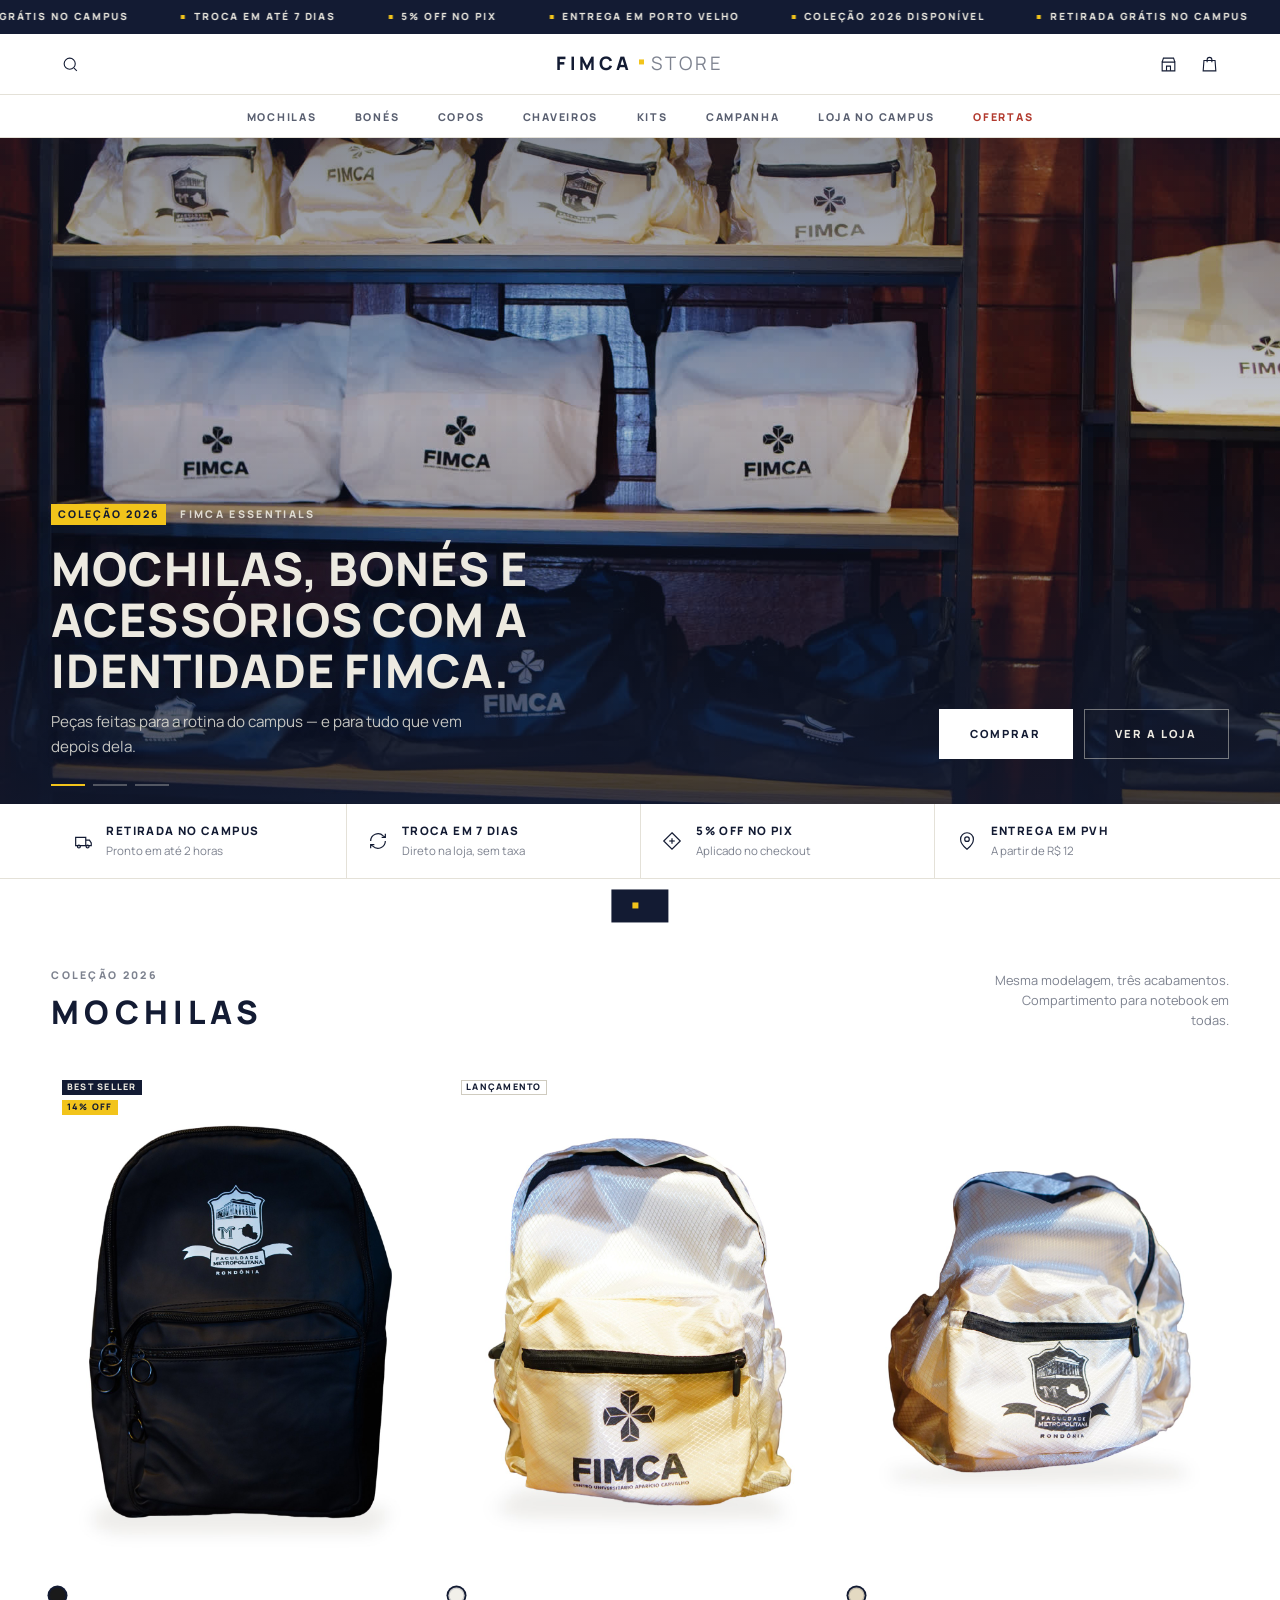
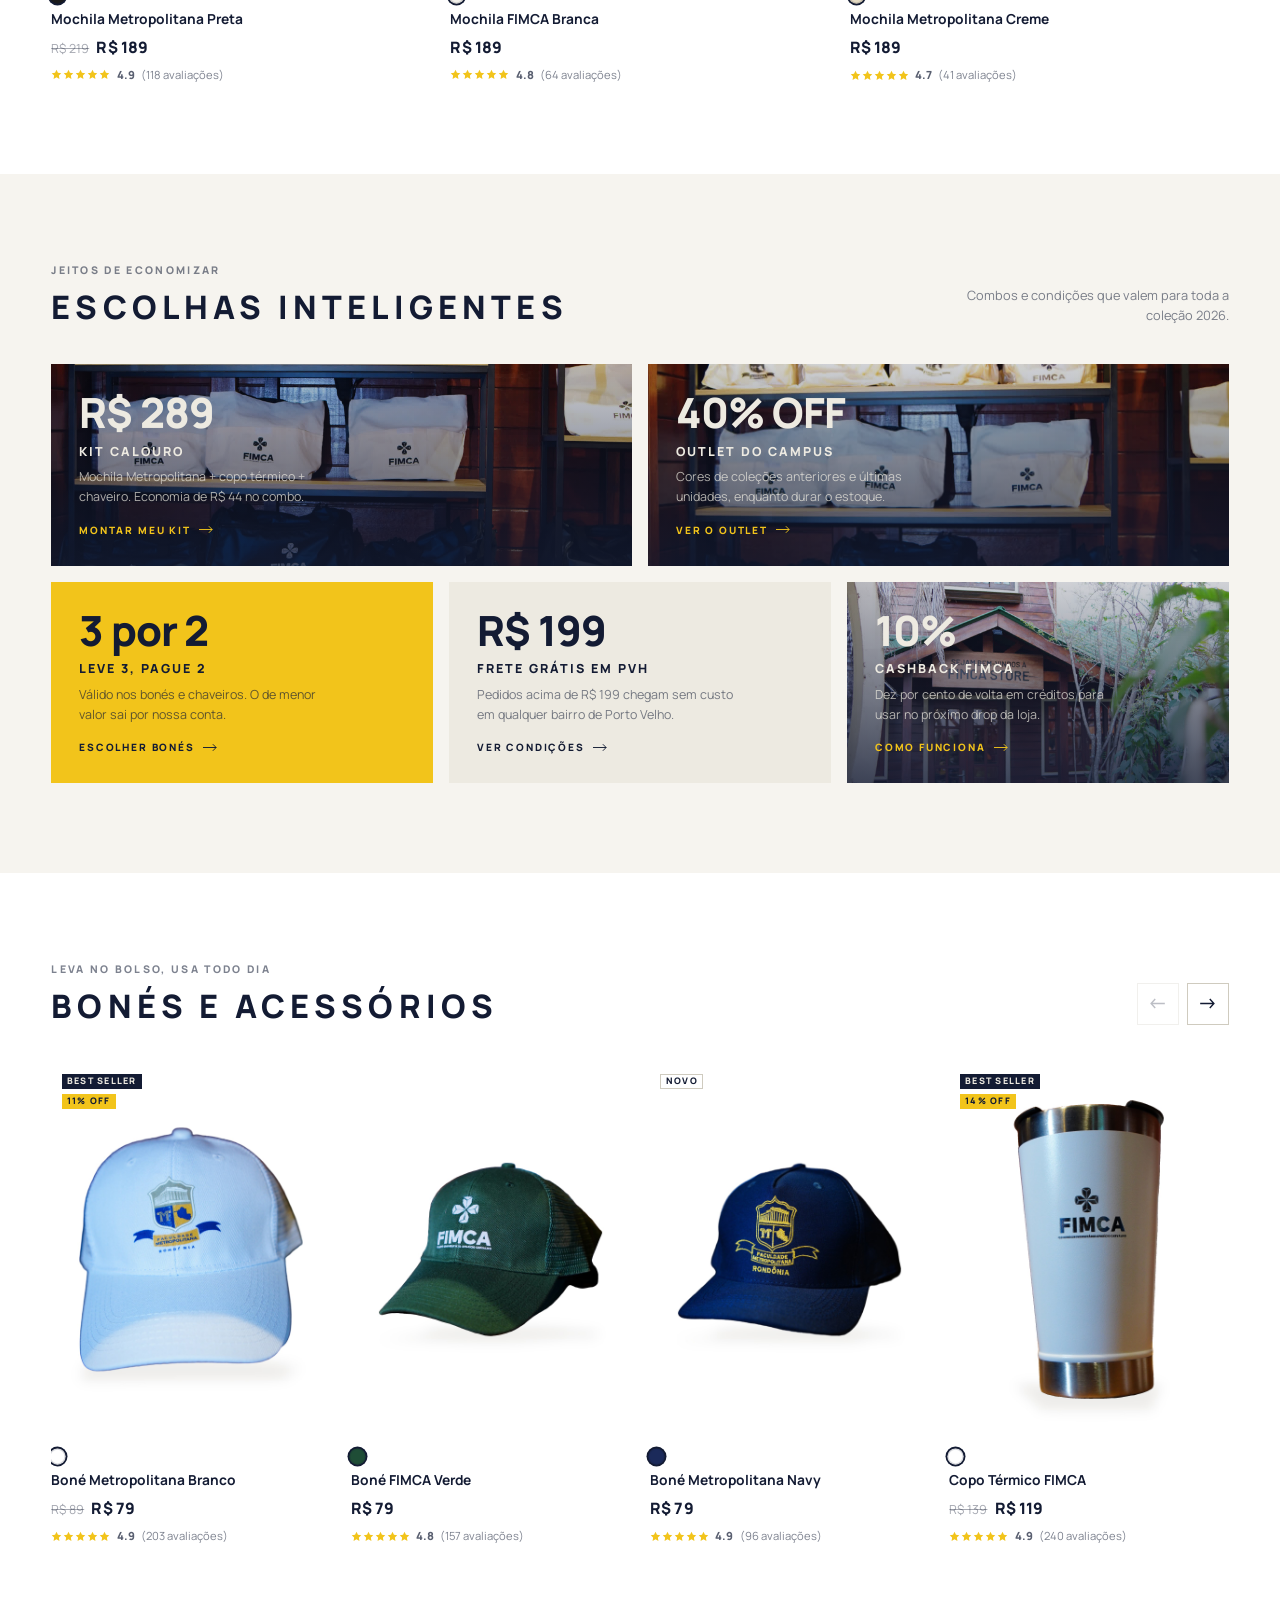
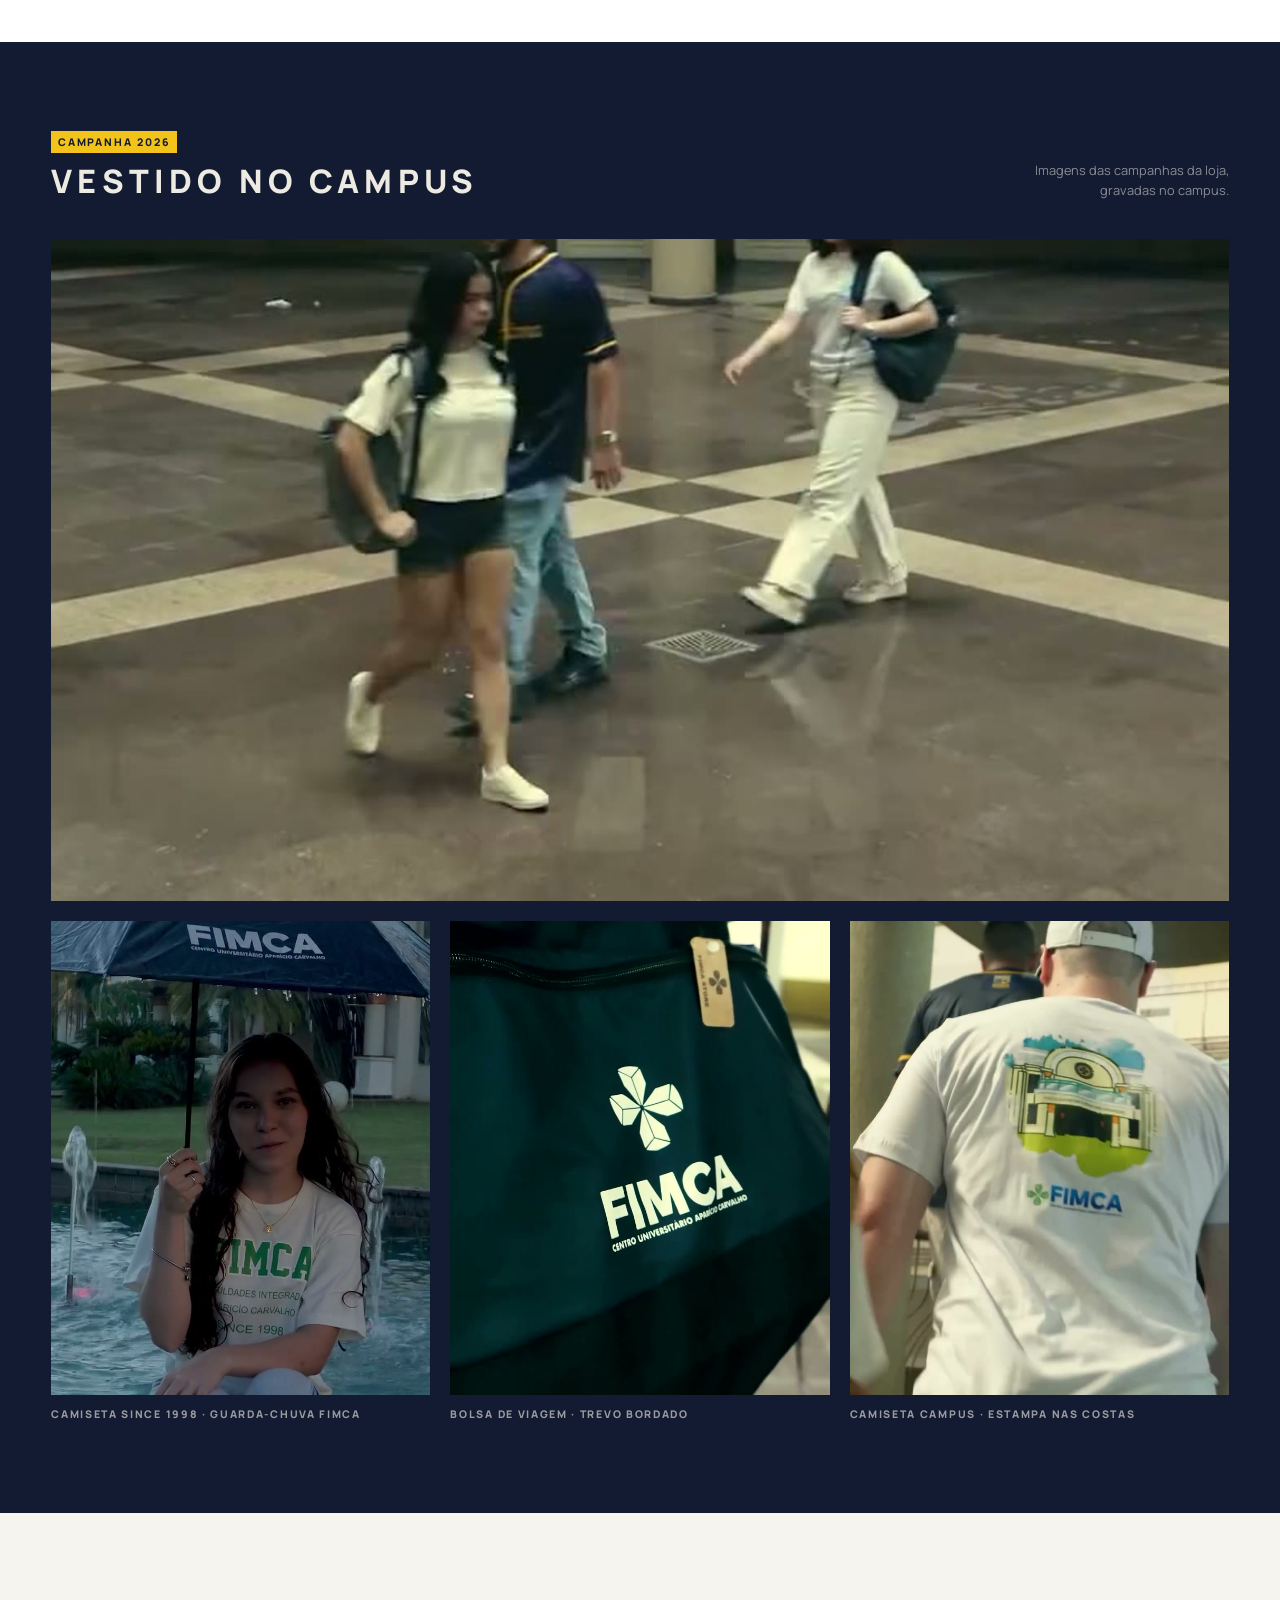
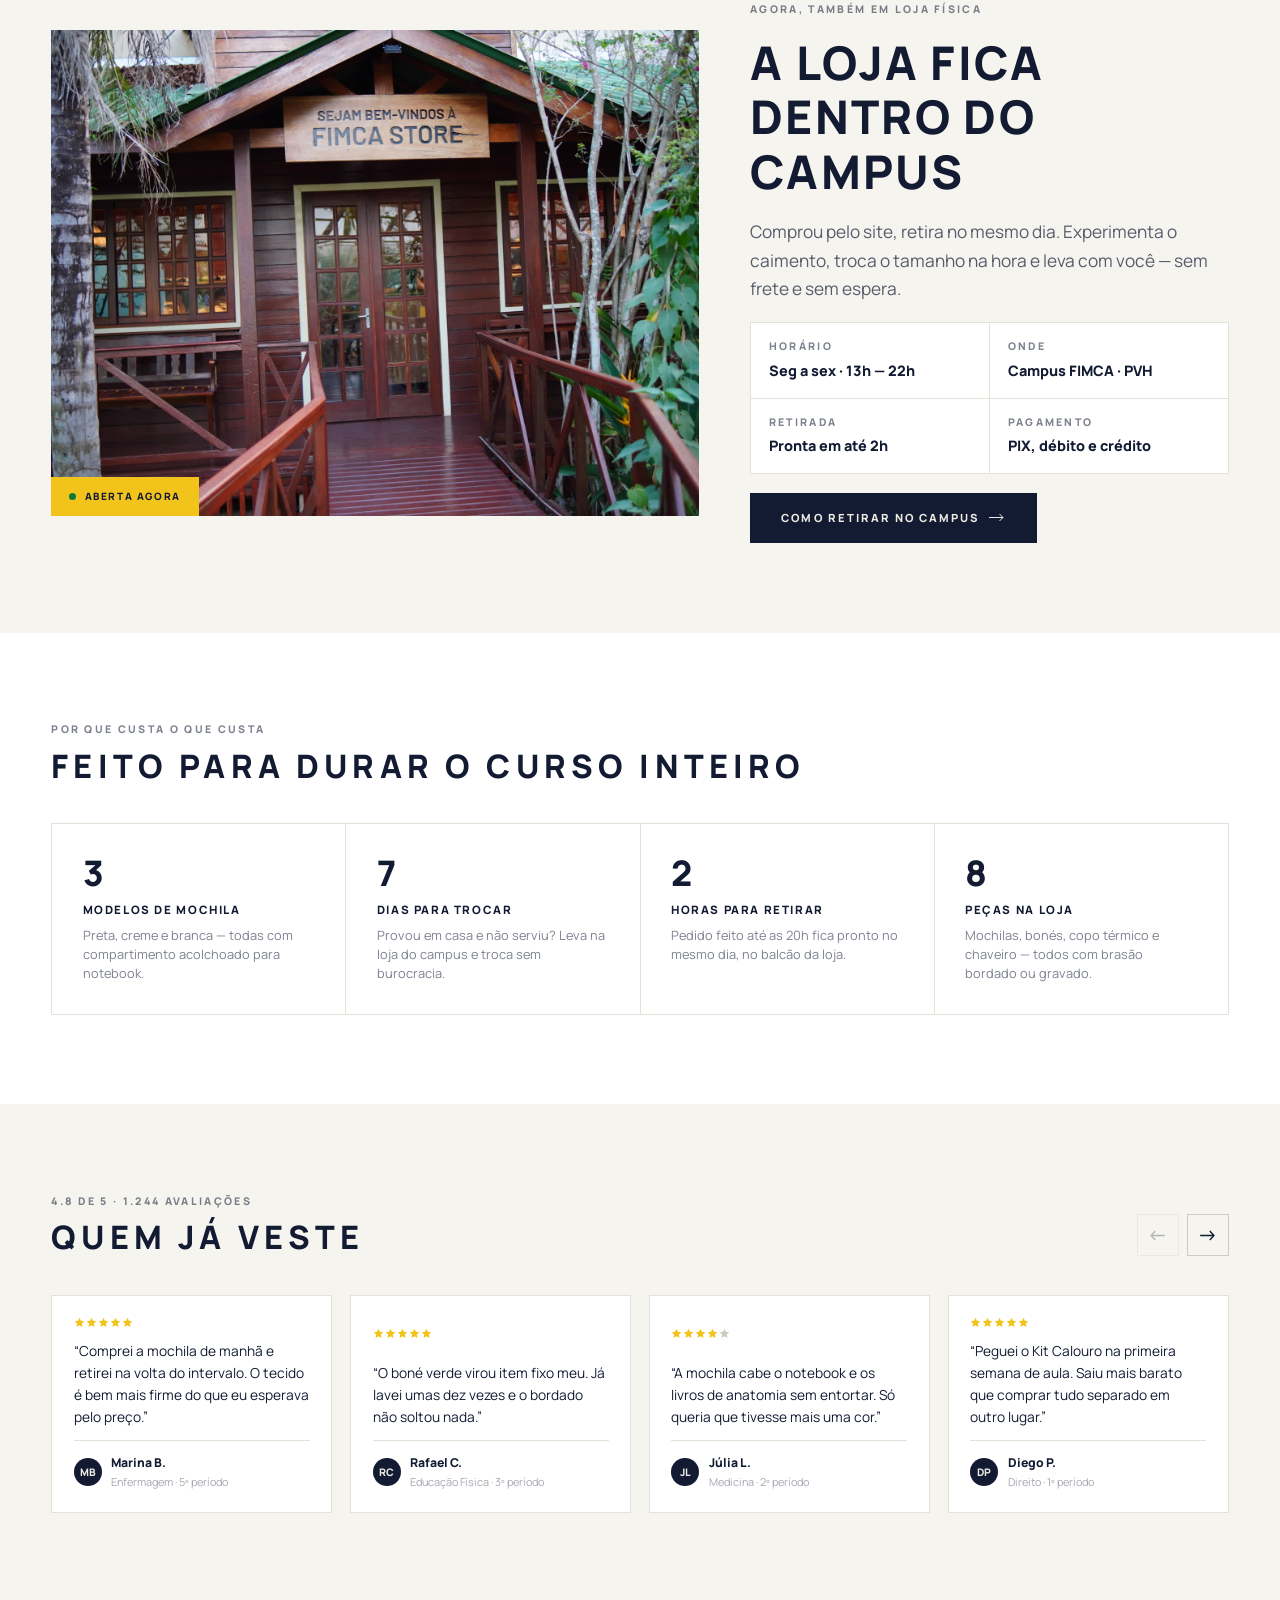
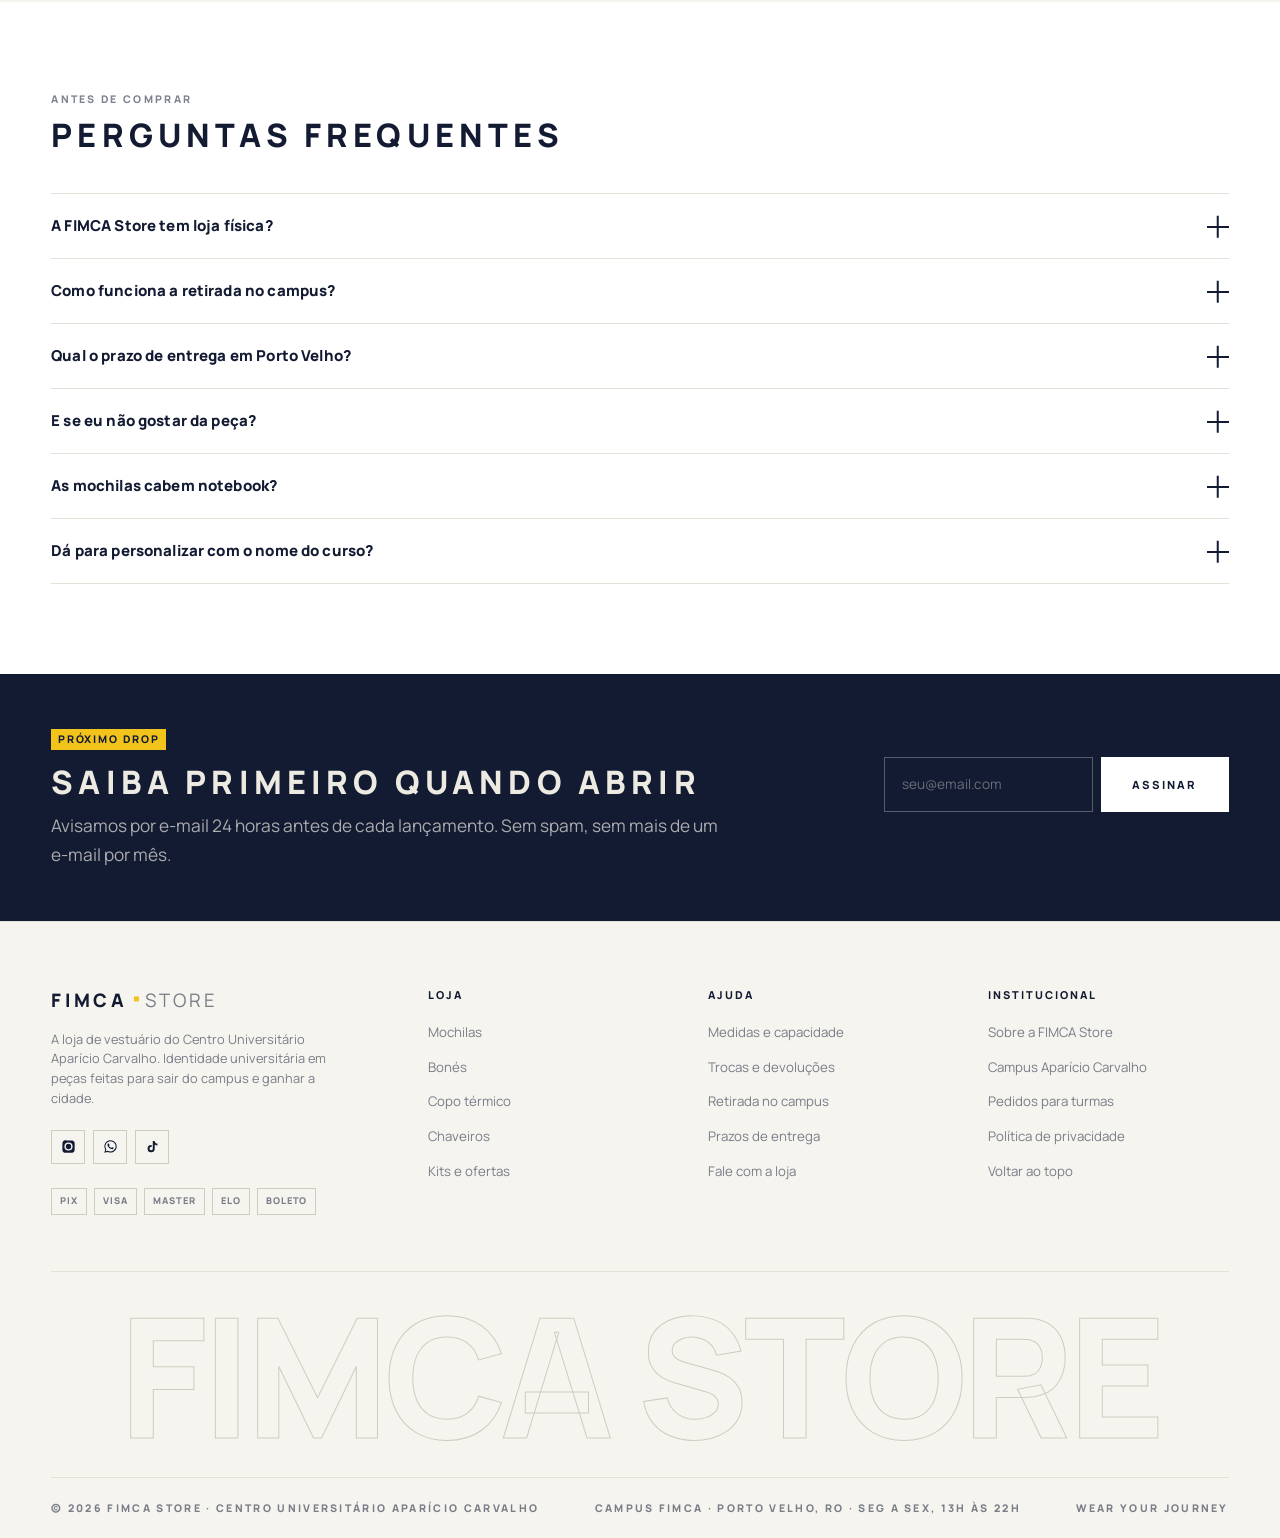
<file: v2/index.html>
<!DOCTYPE html>
<html lang="pt-BR">
<head>
<meta charset="utf-8">
<meta name="viewport" content="width=device-width, initial-scale=1">
<title>FIMCA Store — Mochilas, bonés e acessórios do campus | v2</title>
<meta name="description" content="Mochilas, bonés, copo térmico e chaveiros da FIMCA Store. Retirada no campus em até 2h, troca em 7 dias e 5% OFF no PIX. Campus FIMCA, Porto Velho.">
<meta name="theme-color" content="#131B33">
<meta name="robots" content="noindex, nofollow">

<link rel="preconnect" href="https://fonts.googleapis.com">
<link rel="preconnect" href="https://fonts.gstatic.com" crossorigin>
<link href="https://fonts.googleapis.com/css2?family=Manrope:wght@400;500;700;800&display=swap" rel="stylesheet">
<link rel="stylesheet" href="assets/css/style.css">
</head>
<body>

<!-- ══ barra de benefícios ══ -->
<div class="promo">
  <div class="promo__track" id="promoTrack">
    <span>Retirada grátis no campus</span><span>Troca em até 7 dias</span><span>5% OFF no PIX</span><span>Entrega em Porto Velho</span><span>Coleção 2026 disponível</span>
  </div>
</div>

<!-- ══ header ══ -->
<header class="head" id="head">
  <div class="wrap">
    <div class="head__bar">
      <div class="head__l">
        <button class="burger" id="burger" aria-label="Abrir menu" aria-expanded="false" aria-controls="menu"><i></i><i></i></button>
        <button class="ibtn" id="searchBtn" aria-label="Buscar">
          <svg viewBox="0 0 24 24" aria-hidden="true"><circle cx="11" cy="11" r="7"/><path d="m20 20-3.5-3.5"/></svg>
        </button>
      </div>

      <a class="logo" href="#top" aria-label="FIMCA Store — início">FIMCA<i></i><em>Store</em></a>

      <div class="head__r">
        <a class="ibtn" href="#loja" aria-label="Nossa loja no campus">
          <svg viewBox="0 0 24 24" aria-hidden="true"><path d="M4 9h16v11H4z"/><path d="M4 9l1.6-5h12.8L20 9"/><path d="M9.5 20v-6h5v6"/></svg>
        </a>
        <button class="ibtn" id="bagBtn" aria-label="Abrir sacola">
          <svg viewBox="0 0 24 24" aria-hidden="true"><path d="M5 7h14l1 13H4L5 7z"/><path d="M9 9V6a3 3 0 0 1 6 0v3"/></svg>
          <b class="ibtn__n" id="bagCount">0</b>
        </button>
      </div>
    </div>
  </div>

  <nav class="head__nav" aria-label="Categorias">
    <ul>
      <li><a href="#mochilas">Mochilas</a></li>
      <li><a href="#acessorios">Bonés</a></li>
      <li><a href="#acessorios">Copos</a></li>
      <li><a href="#acessorios">Chaveiros</a></li>
      <li><a href="#kits">Kits</a></li>
      <li><a href="#campanha">Campanha</a></li>
      <li><a href="#loja">Loja no campus</a></li>
      <li><a href="#kits" class="is-sale">Ofertas</a></li>
    </ul>
  </nav>
</header>

<!-- ══ menu mobile ══ -->
<div class="menu" id="menu" role="dialog" aria-modal="true" aria-label="Menu de navegação">
  <a href="#mochilas" data-mlink style="--d:60ms">Mochilas <span>3 modelos</span></a>
  <a href="#acessorios" data-mlink style="--d:110ms">Bonés <span>3 cores</span></a>
  <a href="#acessorios" data-mlink style="--d:160ms">Copo térmico <span>500 ml</span></a>
  <a href="#acessorios" data-mlink style="--d:210ms">Chaveiros <span>A partir de R$ 25</span></a>
  <a href="#kits" data-mlink style="--d:260ms">Kits <span>Até 21% OFF</span></a>
  <a href="#campanha" data-mlink style="--d:310ms">Campanha <span>2026</span></a>
  <a href="#loja" data-mlink style="--d:355ms">Loja no campus <span>Seg a sex</span></a>
  <a href="#faq" data-mlink style="--d:360ms">Dúvidas <span>FAQ</span></a>
  <div class="menu__foot">
    <p class="kicker">Campus FIMCA · Porto Velho, RO</p>
    <p class="kicker">Segunda a sexta · 13h às 22h</p>
    <p class="kicker kicker--sun" style="justify-self:start;margin-top:.4rem">Wear your journey</p>
  </div>
</div>

<main id="top">

<!-- ══════════════════ HERO ══════════════════ -->
<section class="hero" aria-label="Destaques">
  <div class="hero__slides" id="heroSlides">

    <article class="hero__slide on" data-slide>
      <img src="assets/img/hero-prateleira.jpg" alt="Prateleiras da FIMCA Store com mochilas nas cores preta, creme, branca e azul" fetchpriority="high">
      <div class="hero__inner">
        <div class="wrap">
          <div class="hero__grid">
            <div>
              <div class="hero__eyebrow">
                <span class="kicker kicker--sun">Coleção 2026</span>
                <span class="kicker hero__meta">FIMCA Essentials</span>
              </div>
              <h1 class="hero__h1">Mochilas, bonés e acessórios com a identidade FIMCA.</h1>
              <p class="hero__sub">Peças feitas para a rotina do campus — e para tudo que vem depois dela.</p>
            </div>
            <div class="hero__cta">
              <a class="btn btn--light" href="#mochilas">Comprar</a>
              <a class="btn" href="#loja" style="--bg:transparent;--bfg:#EDEAE1;border-color:color-mix(in srgb,#EDEAE1 45%,transparent)">Ver a loja</a>
            </div>
          </div>
        </div>
      </div>
    </article>

    <article class="hero__slide" data-slide>
      <img src="assets/img/hero-loja.jpg" alt="Fachada de madeira da FIMCA Store dentro do campus" loading="lazy">
      <div class="hero__inner">
        <div class="wrap">
          <div class="hero__grid">
            <div>
              <div class="hero__eyebrow">
                <span class="kicker kicker--sun">Loja física</span>
                <span class="kicker hero__meta">Seg a sex · 13h às 22h</span>
              </div>
              <p class="hero__h1">Comprou online, retira no campus no mesmo dia.</p>
              <p class="hero__sub">Sem frete, sem espera. Prove o caimento, troque o tamanho na hora e leve com você.</p>
            </div>
            <div class="hero__cta">
              <a class="btn btn--light" href="#loja">Como funciona</a>
            </div>
          </div>
        </div>
      </div>
    </article>

    <article class="hero__slide" data-slide>
      <img src="assets/img/mochila-preta.jpg" alt="Mochila preta FIMCA com brasão da Faculdade Metropolitana" loading="lazy">
      <div class="hero__inner">
        <div class="wrap">
          <div class="hero__grid">
            <div>
              <div class="hero__eyebrow">
                <span class="kicker kicker--sun">Kits</span>
                <span class="kicker hero__meta">Até 21% OFF</span>
              </div>
              <p class="hero__h1">Kit Calouro: mochila, copo e chaveiro.</p>
              <p class="hero__sub">Mochila Metropolitana, copo térmico e chaveiro por R$ 289 — o combo mais pedido da loja.</p>
            </div>
            <div class="hero__cta">
              <a class="btn btn--light" href="#kits">Ver os kits</a>
            </div>
          </div>
        </div>
      </div>
    </article>

  </div>

  <div class="hero__dots" id="heroDots" role="tablist" aria-label="Trocar destaque">
    <button type="button" class="on" aria-label="Destaque 1"><i></i></button>
    <button type="button" aria-label="Destaque 2"><i></i></button>
    <button type="button" aria-label="Destaque 3"><i></i></button>
  </div>
</section>

<!-- ══════════════════ USP ══════════════════ -->
<section class="usp" aria-label="Vantagens">
  <div class="wrap">
    <div class="usp__grid">
      <div class="usp__item">
        <svg viewBox="0 0 24 24" aria-hidden="true"><path d="M4 8h11v9H4z"/><path d="M15 11h4l2 3v3h-6"/><circle cx="7.5" cy="18" r="1.6"/><circle cx="17" cy="18" r="1.6"/></svg>
        <div><b>Retirada no campus</b><span>Pronto em até 2 horas</span></div>
      </div>
      <div class="usp__item">
        <svg viewBox="0 0 24 24" aria-hidden="true"><path d="M4 12a8 8 0 0 1 13.7-5.6L20 8"/><path d="M20 4v4h-4"/><path d="M20 12a8 8 0 0 1-13.7 5.6L4 16"/><path d="M4 20v-4h4"/></svg>
        <div><b>Troca em 7 dias</b><span>Direto na loja, sem taxa</span></div>
      </div>
      <div class="usp__item">
        <svg viewBox="0 0 24 24" aria-hidden="true"><path d="M12 3 21 12l-9 9-9-9z"/><path d="M9 12h6"/><path d="M12 9v6"/></svg>
        <div><b>5% OFF no PIX</b><span>Aplicado no checkout</span></div>
      </div>
      <div class="usp__item">
        <svg viewBox="0 0 24 24" aria-hidden="true"><path d="M12 21s7-5.7 7-11a7 7 0 1 0-14 0c0 5.3 7 11 7 11z"/><circle cx="12" cy="10" r="2.5"/></svg>
        <div><b>Entrega em PVH</b><span>A partir de R$ 12</span></div>
      </div>
    </div>
  </div>
</section>

<!-- ══════════════════ MOCHILAS ══════════════════ -->
<section class="sec" id="mochilas">
  <div class="wrap">
    <div class="sec-head">
      <div class="sec-head__txt">
        <p class="kicker" data-rv="fade">Coleção 2026</p>
        <h2 class="h-sec" data-rv style="--d:60ms">Mochilas</h2>
      </div>
      <p class="small" data-rv="fade" style="--d:120ms;max-width:30ch;text-align:right">Mesma modelagem, três acabamentos. Compartimento para notebook em todas.</p>
    </div>

    <div class="grid-3">

      <article class="pcard" data-rv="fade"
               data-name="Mochila Metropolitana Preta" data-price="189" data-old="219"
               data-img="assets/img/mochila-preta.jpg"
               data-sw="#1A1A1A" data-sizes="Único"
               data-desc="Nylon resistente, bolso frontal com zíper duplo e brasão bordado da Faculdade Metropolitana.">
        <div class="pcard__media">
          <div class="pcard__flags"><b class="flag">Best seller</b><b class="flag flag--off">14% OFF</b></div>
          <img src="assets/img/mochila-preta.jpg" alt="Mochila preta FIMCA com brasão bordado da Faculdade Metropolitana" loading="lazy">
          <img class="alt" src="assets/img/mochila-preta-2.jpg" alt="" aria-hidden="true" loading="lazy">
          <button class="pcard__wish" data-wish aria-label="Salvar Mochila Metropolitana Preta">
            <svg viewBox="0 0 24 24" aria-hidden="true"><path d="M12 20s-7-4.5-7-9.5A4 4 0 0 1 12 7a4 4 0 0 1 7 3.5C19 15.5 12 20 12 20z"/></svg>
          </button>
          <button class="pcard__quick" data-quick>Compra rápida</button>
        </div>
        <div class="pcard__sw" data-sw-out></div>
        <h3 class="pcard__name">Mochila Metropolitana Preta</h3>
        <p class="pcard__price"><s>R$ 219</s> <b>R$ 189</b></p>
        <p class="stars" data-rating="4.9"><span class="stars__i" aria-hidden="true"></span><b>4.9</b> <span>(118 avaliações)</span></p>
      </article>

      <article class="pcard" data-rv="fade" style="--d:60ms"
               data-name="Mochila FIMCA Branca" data-price="189"
               data-img="assets/img/mochila-branca.jpg"
               data-sw="#F2F0EA" data-sizes="Único"
               data-desc="Tecido texturizado claro com o trevo FIMCA estampado. A mais leve da linha.">
        <div class="pcard__media">
          <div class="pcard__flags"><b class="flag flag--new">Lançamento</b></div>
          <img src="assets/img/mochila-branca.jpg" alt="Mochila branca FIMCA com logo do trevo estampado" loading="lazy">
          <img class="alt" src="assets/img/mochila-branca-2.jpg" alt="" aria-hidden="true" loading="lazy">
          <button class="pcard__wish" data-wish aria-label="Salvar Mochila FIMCA Branca">
            <svg viewBox="0 0 24 24" aria-hidden="true"><path d="M12 20s-7-4.5-7-9.5A4 4 0 0 1 12 7a4 4 0 0 1 7 3.5C19 15.5 12 20 12 20z"/></svg>
          </button>
          <button class="pcard__quick" data-quick>Compra rápida</button>
        </div>
        <div class="pcard__sw" data-sw-out></div>
        <h3 class="pcard__name">Mochila FIMCA Branca</h3>
        <p class="pcard__price"><b>R$ 189</b></p>
        <p class="stars" data-rating="4.8"><span class="stars__i" aria-hidden="true"></span><b>4.8</b> <span>(64 avaliações)</span></p>
      </article>

      <article class="pcard" data-rv="fade" style="--d:120ms"
               data-name="Mochila Metropolitana Creme" data-price="189"
               data-img="assets/img/mochila-creme.jpg"
               data-sw="#E4DAC2" data-sizes="Único"
               data-desc="Mesma modelagem da preta, em creme. Brasão bordado da Faculdade Metropolitana no topo.">
        <div class="pcard__media">
          
          <img src="assets/img/mochila-creme.jpg" alt="Mochila creme FIMCA com brasão bordado da Faculdade Metropolitana" loading="lazy">
          <img class="alt" src="assets/img/mochila-creme-2.jpg" alt="" aria-hidden="true" loading="lazy">
          <button class="pcard__wish" data-wish aria-label="Salvar Mochila Metropolitana Creme">
            <svg viewBox="0 0 24 24" aria-hidden="true"><path d="M12 20s-7-4.5-7-9.5A4 4 0 0 1 12 7a4 4 0 0 1 7 3.5C19 15.5 12 20 12 20z"/></svg>
          </button>
          <button class="pcard__quick" data-quick>Compra rápida</button>
        </div>
        <div class="pcard__sw" data-sw-out></div>
        <h3 class="pcard__name">Mochila Metropolitana Creme</h3>
        <p class="pcard__price"><b>R$ 189</b></p>
        <p class="stars" data-rating="4.7"><span class="stars__i" aria-hidden="true"></span><b>4.7</b> <span>(41 avaliações)</span></p>
      </article>
    </div>
  </div>
</section>

<!-- ══════════════════ TILES / OFERTAS ══════════════════ -->
<section class="sec surface" id="kits">
  <div class="wrap">
    <div class="sec-head">
      <div class="sec-head__txt">
        <p class="kicker" data-rv="fade">Jeitos de economizar</p>
        <h2 class="h-sec" data-rv style="--d:60ms">Escolhas inteligentes</h2>
      </div>
      <p class="small" data-rv="fade" style="--d:120ms;max-width:34ch;text-align:right">Combos e condições que valem para toda a coleção 2026.</p>
    </div>

    <div class="tiles">
      <a class="tile tile--wide" href="#acessorios" data-rv="fade">
        <img src="assets/img/hero-prateleira.jpg" alt="" aria-hidden="true" loading="lazy">
        <span class="tile__n">R$ 289</span>
        <h3>Kit Calouro</h3>
        <p>Mochila Metropolitana + copo térmico + chaveiro. Economia de R$ 44 no combo.</p>
        <span class="tile__go">Montar meu kit <svg viewBox="0 0 16 9" aria-hidden="true"><path d="M0 4.5h14M10.5 1 14 4.5 10.5 8"/></svg></span>
      </a>

      <a class="tile tile--half" href="#mochilas" data-rv="fade" style="--d:70ms">
        <img src="assets/img/ctx-prateleira.jpg" alt="" aria-hidden="true" loading="lazy">
        <span class="tile__n">40% OFF</span>
        <h3>Outlet do campus</h3>
        <p>Cores de coleções anteriores e últimas unidades, enquanto durar o estoque.</p>
        <span class="tile__go">Ver o outlet <svg viewBox="0 0 16 9" aria-hidden="true"><path d="M0 4.5h14M10.5 1 14 4.5 10.5 8"/></svg></span>
      </a>

      <a class="tile tile--third tile--flat" href="#acessorios" data-rv="fade" style="--d:140ms">
        <span class="tile__n">3 por 2</span>
        <h3>Leve 3, pague 2</h3>
        <p>Válido nos bonés e chaveiros. O de menor valor sai por nossa conta.</p>
        <span class="tile__go">Escolher bonés <svg viewBox="0 0 16 9" aria-hidden="true"><path d="M0 4.5h14M10.5 1 14 4.5 10.5 8"/></svg></span>
      </a>

      <a class="tile tile--third tile--bone" href="#loja" data-rv="fade" style="--d:210ms">
        <span class="tile__n">R$ 199</span>
        <h3>Frete grátis em PVH</h3>
        <p>Pedidos acima de R$ 199 chegam sem custo em qualquer bairro de Porto Velho.</p>
        <span class="tile__go">Ver condições <svg viewBox="0 0 16 9" aria-hidden="true"><path d="M0 4.5h14M10.5 1 14 4.5 10.5 8"/></svg></span>
      </a>

      <a class="tile tile--third" href="#acessorios" data-rv="fade" style="--d:280ms">
        <img src="assets/img/ctx-loja.jpg" alt="" aria-hidden="true" loading="lazy">
        <span class="tile__n">10%</span>
        <h3>Cashback FIMCA</h3>
        <p>Dez por cento de volta em créditos para usar no próximo drop da loja.</p>
        <span class="tile__go">Como funciona <svg viewBox="0 0 16 9" aria-hidden="true"><path d="M0 4.5h14M10.5 1 14 4.5 10.5 8"/></svg></span>
      </a>
    </div>
  </div>
</section>

<!-- ══════════════════ BONÉS E ACESSÓRIOS ══════════════════ -->
<section class="sec" id="acessorios">
  <div class="wrap">
    <div class="sec-head">
      <div class="sec-head__txt">
        <p class="kicker" data-rv="fade">Leva no bolso, usa todo dia</p>
        <h2 class="h-sec" data-rv style="--d:60ms">Bonés e acessórios</h2>
      </div>
      <div class="shelf__nav" data-rv="fade" style="--d:120ms">
        <button class="arrow" data-rail-prev="railAcc" aria-label="Anterior" disabled>
          <svg viewBox="0 0 16 12" aria-hidden="true"><path d="M16 6H1M5.5 1 1 6l4.5 5"/></svg>
        </button>
        <button class="arrow" data-rail-next="railAcc" aria-label="Próximo">
          <svg viewBox="0 0 16 12" aria-hidden="true"><path d="M0 6h15M10.5 1 15 6l-4.5 5"/></svg>
        </button>
      </div>
    </div>

    <div class="rail" id="railAcc" tabindex="0" role="region" aria-label="Bonés e acessórios — role para o lado">

      <article class="pcard" data-rv="fade"
               data-name="Boné Metropolitana Branco" data-price="79" data-old="89"
               data-img="assets/img/bone-branco.jpg"
               data-sw="#FFFFFF" data-sizes="Ajustável"
               data-desc="Trucker branco com tela nas laterais e brasão bordado em fio colorido. Fecho ajustável.">
        <div class="pcard__media">
          <div class="pcard__flags"><b class="flag">Best seller</b><b class="flag flag--off">11% OFF</b></div>
          <img src="assets/img/bone-branco.jpg" alt="Boné branco FIMCA com brasão colorido da Faculdade Metropolitana" loading="lazy">
          <img class="alt" src="assets/img/bone-branco-2.jpg" alt="" aria-hidden="true" loading="lazy">
          <button class="pcard__wish" data-wish aria-label="Salvar Boné Metropolitana Branco">
            <svg viewBox="0 0 24 24" aria-hidden="true"><path d="M12 20s-7-4.5-7-9.5A4 4 0 0 1 12 7a4 4 0 0 1 7 3.5C19 15.5 12 20 12 20z"/></svg>
          </button>
          <button class="pcard__quick" data-quick>Compra rápida</button>
        </div>
        <div class="pcard__sw" data-sw-out></div>
        <h3 class="pcard__name">Boné Metropolitana Branco</h3>
        <p class="pcard__price"><s>R$ 89</s> <b>R$ 79</b></p>
        <p class="stars" data-rating="4.9"><span class="stars__i" aria-hidden="true"></span><b>4.9</b> <span>(203 avaliações)</span></p>
      </article>

      <article class="pcard" data-rv="fade" style="--d:60ms"
               data-name="Boné FIMCA Verde" data-price="79"
               data-img="assets/img/bone-verde.jpg"
               data-sw="#1F4D36" data-sizes="Ajustável"
               data-desc="Verde escuro com tela respirável e o trevo FIMCA bordado em branco no painel frontal.">
        <div class="pcard__media">
          
          <img src="assets/img/bone-verde.jpg" alt="Boné verde escuro FIMCA com logo do trevo bordado em branco" loading="lazy">
          <img class="alt" src="assets/img/bone-verde-2.jpg" alt="" aria-hidden="true" loading="lazy">
          <button class="pcard__wish" data-wish aria-label="Salvar Boné FIMCA Verde">
            <svg viewBox="0 0 24 24" aria-hidden="true"><path d="M12 20s-7-4.5-7-9.5A4 4 0 0 1 12 7a4 4 0 0 1 7 3.5C19 15.5 12 20 12 20z"/></svg>
          </button>
          <button class="pcard__quick" data-quick>Compra rápida</button>
        </div>
        <div class="pcard__sw" data-sw-out></div>
        <h3 class="pcard__name">Boné FIMCA Verde</h3>
        <p class="pcard__price"><b>R$ 79</b></p>
        <p class="stars" data-rating="4.8"><span class="stars__i" aria-hidden="true"></span><b>4.8</b> <span>(157 avaliações)</span></p>
      </article>

      <article class="pcard" data-rv="fade" style="--d:120ms"
               data-name="Boné Metropolitana Navy" data-price="79"
               data-img="assets/img/bone-navy.jpg"
               data-sw="#1B2A5A" data-sizes="Ajustável"
               data-desc="Azul-marinho fechado, com o brasão da Faculdade Metropolitana bordado em dourado.">
        <div class="pcard__media">
          <div class="pcard__flags"><b class="flag flag--new">Novo</b></div>
          <img src="assets/img/bone-navy.jpg" alt="Boné azul-marinho FIMCA com brasão dourado da Faculdade Metropolitana" loading="lazy">
          <button class="pcard__wish" data-wish aria-label="Salvar Boné Metropolitana Navy">
            <svg viewBox="0 0 24 24" aria-hidden="true"><path d="M12 20s-7-4.5-7-9.5A4 4 0 0 1 12 7a4 4 0 0 1 7 3.5C19 15.5 12 20 12 20z"/></svg>
          </button>
          <button class="pcard__quick" data-quick>Compra rápida</button>
        </div>
        <div class="pcard__sw" data-sw-out></div>
        <h3 class="pcard__name">Boné Metropolitana Navy</h3>
        <p class="pcard__price"><b>R$ 79</b></p>
        <p class="stars" data-rating="4.9"><span class="stars__i" aria-hidden="true"></span><b>4.9</b> <span>(96 avaliações)</span></p>
      </article>

      <article class="pcard" data-rv="fade" style="--d:180ms"
               data-name="Copo Térmico FIMCA" data-price="119" data-old="139"
               data-img="assets/img/copo.jpg"
               data-sw="#FFFFFF" data-sizes="500 ml"
               data-desc="Aço inox parede dupla com acabamento branco fosco e base escovada. Mantém gelado por horas.">
        <div class="pcard__media">
          <div class="pcard__flags"><b class="flag">Best seller</b><b class="flag flag--off">14% OFF</b></div>
          <img src="assets/img/copo.jpg" alt="Copo térmico branco FIMCA em aço inox com tampa" loading="lazy">
          <img class="alt" src="assets/img/copo-2.jpg" alt="" aria-hidden="true" loading="lazy">
          <button class="pcard__wish" data-wish aria-label="Salvar Copo Térmico FIMCA">
            <svg viewBox="0 0 24 24" aria-hidden="true"><path d="M12 20s-7-4.5-7-9.5A4 4 0 0 1 12 7a4 4 0 0 1 7 3.5C19 15.5 12 20 12 20z"/></svg>
          </button>
          <button class="pcard__quick" data-quick>Compra rápida</button>
        </div>
        <div class="pcard__sw" data-sw-out></div>
        <h3 class="pcard__name">Copo Térmico FIMCA</h3>
        <p class="pcard__price"><s>R$ 139</s> <b>R$ 119</b></p>
        <p class="stars" data-rating="4.9"><span class="stars__i" aria-hidden="true"></span><b>4.9</b> <span>(240 avaliações)</span></p>
      </article>

      <article class="pcard" data-rv="fade" style="--d:240ms"
               data-name="Chaveiro Abridor FIMCA" data-price="25"
               data-img="assets/img/chaveiro.jpg"
               data-sw="#2E7D3A,#D2601A" data-sizes="Único"
               data-desc="Alumínio anodizado com abridor na ponta. Sai em verde e laranja, gravado a laser.">
        <div class="pcard__media">
          
          <img src="assets/img/chaveiro.jpg" alt="Chaveiros abridores FIMCA em alumínio verde e laranja" loading="lazy">
          <img class="alt" src="assets/img/chaveiro-2.jpg" alt="" aria-hidden="true" loading="lazy">
          <button class="pcard__wish" data-wish aria-label="Salvar Chaveiro Abridor FIMCA">
            <svg viewBox="0 0 24 24" aria-hidden="true"><path d="M12 20s-7-4.5-7-9.5A4 4 0 0 1 12 7a4 4 0 0 1 7 3.5C19 15.5 12 20 12 20z"/></svg>
          </button>
          <button class="pcard__quick" data-quick>Compra rápida</button>
        </div>
        <div class="pcard__sw" data-sw-out></div>
        <h3 class="pcard__name">Chaveiro Abridor FIMCA</h3>
        <p class="pcard__price"><b>R$ 25</b></p>
        <p class="stars" data-rating="4.8"><span class="stars__i" aria-hidden="true"></span><b>4.8</b> <span>(88 avaliações)</span></p>
      </article>
    </div>
  </div>
</section>

<!-- ══════════════════ CAMPANHA ══════════════════ -->
<section class="sec look-band" id="campanha">
  <div class="wrap">
    <div class="sec-head">
      <div class="sec-head__txt">
        <p class="kicker kicker--sun" data-rv="fade" style="justify-self:start">Campanha 2026</p>
        <h2 class="h-sec" data-rv style="--d:60ms;color:var(--bone-2)">Vestido no campus</h2>
      </div>
      <p class="small look-band__note" data-rv="fade" style="--d:120ms">Imagens das campanhas da loja, gravadas no campus.</p>
    </div>

    <figure class="look-wide" data-rv="fade">
      <img src="assets/img/look-grupo.jpg" alt="Estudantes atravessando o hall do campus com peças da FIMCA Store" loading="lazy">
    </figure>

    <div class="look-grid">
      <figure class="look" data-rv="fade">
        <img src="assets/img/look-guarda-chuva.jpg" alt="Estudante sentada na fonte do campus com camiseta FIMCA Since 1998 e guarda-chuva da loja" loading="lazy">
        <figcaption>Camiseta Since 1998 · guarda-chuva FIMCA</figcaption>
      </figure>
      <figure class="look" data-rv="fade" style="--d:80ms">
        <img src="assets/img/look-bolsa.jpg" alt="Bolsa de viagem preta FIMCA com o trevo bordado em branco e etiqueta dourada" loading="lazy">
        <figcaption>Bolsa de viagem · trevo bordado</figcaption>
      </figure>
      <figure class="look" data-rv="fade" style="--d:160ms">
        <img src="assets/img/look-tee.jpg" alt="Costas de camiseta FIMCA com estampa do prédio do campus" loading="lazy">
        <figcaption>Camiseta Campus · estampa nas costas</figcaption>
      </figure>
    </div>
  </div>
</section>

<!-- ══════════════════ LOJA FÍSICA ══════════════════ -->
<section class="sec surface" id="loja">
  <div class="wrap">
    <div class="store">
      <figure class="store__media" data-rv="fade">
        <img src="assets/img/loja.jpg" alt="Fachada de madeira da FIMCA Store no campus" loading="lazy">
        <figcaption class="store__badge"><i></i> Aberta agora</figcaption>
      </figure>

      <div class="store__text">
        <p class="kicker" data-rv="fade">Agora, também em loja física</p>
        <h2 class="h-sec h-sec--lg" data-rv style="--d:60ms">A loja fica dentro do campus</h2>
        <p class="lede" data-rv="fade" style="--d:120ms">Comprou pelo site, retira no mesmo dia. Experimenta o caimento, troca o tamanho na hora e leva com você — sem frete e sem espera.</p>

        <div class="store__facts" data-rv="fade" style="--d:180ms">
          <div>
            <p class="kicker">Horário</p>
            <strong>Seg a sex · 13h — 22h</strong>
          </div>
          <div>
            <p class="kicker">Onde</p>
            <strong>Campus FIMCA · PVH</strong>
          </div>
          <div>
            <p class="kicker">Retirada</p>
            <strong>Pronta em até 2h</strong>
          </div>
          <div>
            <p class="kicker">Pagamento</p>
            <strong>PIX, débito e crédito</strong>
          </div>
        </div>

        <div data-rv="fade" style="--d:240ms">
          <a class="btn" href="#faq">Como retirar no campus
            <svg viewBox="0 0 16 9" aria-hidden="true"><path d="M0 4.5h14M10.5 1 14 4.5 10.5 8"/></svg>
          </a>
        </div>
      </div>
    </div>
  </div>
</section>

<!-- ══════════════════ ESPECIFICAÇÕES ══════════════════ -->
<section class="sec">
  <div class="wrap">
    <div class="sec-head">
      <div class="sec-head__txt">
        <p class="kicker" data-rv="fade">Por que custa o que custa</p>
        <h2 class="h-sec" data-rv style="--d:60ms">Feito para durar o curso inteiro</h2>
      </div>
    </div>

    <div class="specs">
      <div data-rv="fade">
        <b data-count="3">3</b>
        <h3>Modelos de mochila</h3>
        <p>Preta, creme e branca — todas com compartimento acolchoado para notebook.</p>
      </div>
      <div data-rv="fade" style="--d:70ms">
        <b data-count="7">7</b>
        <h3>Dias para trocar</h3>
        <p>Provou em casa e não serviu? Leva na loja do campus e troca sem burocracia.</p>
      </div>
      <div data-rv="fade" style="--d:140ms">
        <b data-count="2">2</b>
        <h3>Horas para retirar</h3>
        <p>Pedido feito até as 20h fica pronto no mesmo dia, no balcão da loja.</p>
      </div>
      <div data-rv="fade" style="--d:210ms">
        <b data-count="8">8</b>
        <h3>Peças na loja</h3>
        <p>Mochilas, bonés, copo térmico e chaveiro — todos com brasão bordado ou gravado.</p>
      </div>
    </div>
  </div>
</section>

<!-- ══════════════════ REVIEWS ══════════════════ -->
<section class="sec surface">
  <div class="wrap">
    <div class="sec-head">
      <div class="sec-head__txt">
        <p class="kicker" data-rv="fade">4.8 de 5 · 1.244 avaliações</p>
        <h2 class="h-sec" data-rv style="--d:60ms">Quem já veste</h2>
      </div>
      <div class="shelf__nav" data-rv="fade" style="--d:120ms">
        <button class="arrow" data-rail-prev="railRev" aria-label="Anterior" disabled>
          <svg viewBox="0 0 16 12" aria-hidden="true"><path d="M16 6H1M5.5 1 1 6l4.5 5"/></svg>
        </button>
        <button class="arrow" data-rail-next="railRev" aria-label="Próximo">
          <svg viewBox="0 0 16 12" aria-hidden="true"><path d="M0 6h15M10.5 1 15 6l-4.5 5"/></svg>
        </button>
      </div>
    </div>

    <div class="rev-rail" id="railRev" tabindex="0" role="region" aria-label="Avaliações — role para o lado">
      <article class="rev">
        <p class="stars" data-rating="5"><span class="stars__i" aria-hidden="true"></span></p>
        <p>“Comprei a mochila de manhã e retirei na volta do intervalo. O tecido é bem mais firme do que eu esperava pelo preço.”</p>
        <footer><i>MB</i><div><b>Marina B.</b><span>Enfermagem · 5º período</span></div></footer>
      </article>
      <article class="rev">
        <p class="stars" data-rating="5"><span class="stars__i" aria-hidden="true"></span></p>
        <p>“O boné verde virou item fixo meu. Já lavei umas dez vezes e o bordado não soltou nada.”</p>
        <footer><i>RC</i><div><b>Rafael C.</b><span>Educação Física · 3º período</span></div></footer>
      </article>
      <article class="rev">
        <p class="stars" data-rating="4"><span class="stars__i" aria-hidden="true"></span></p>
        <p>“A mochila cabe o notebook e os livros de anatomia sem entortar. Só queria que tivesse mais uma cor.”</p>
        <footer><i>JL</i><div><b>Júlia L.</b><span>Medicina · 2º período</span></div></footer>
      </article>
      <article class="rev">
        <p class="stars" data-rating="5"><span class="stars__i" aria-hidden="true"></span></p>
        <p>“Peguei o Kit Calouro na primeira semana de aula. Saiu mais barato que comprar tudo separado em outro lugar.”</p>
        <footer><i>DP</i><div><b>Diego P.</b><span>Direito · 1º período</span></div></footer>
      </article>
      <article class="rev">
        <p class="stars" data-rating="5"><span class="stars__i" aria-hidden="true"></span></p>
        <p>“Troquei a cor do boné no dia seguinte, sem discussão nenhuma. Atendimento na loja do campus é rápido.”</p>
        <footer><i>AS</i><div><b>Amanda S.</b><span>Psicologia · 6º período</span></div></footer>
      </article>
    </div>
  </div>
</section>

<!-- ══════════════════ FAQ ══════════════════ -->
<section class="sec" id="faq">
  <div class="wrap">
    <div class="sec-head">
      <div class="sec-head__txt">
        <p class="kicker" data-rv="fade">Antes de comprar</p>
        <h2 class="h-sec" data-rv style="--d:60ms">Perguntas frequentes</h2>
      </div>
    </div>

    <div class="faq" data-faq>
      <div class="faq__item">
        <button class="faq__q" aria-expanded="false">A FIMCA Store tem loja física? <i aria-hidden="true"></i></button>
        <div class="faq__a"><div><p>Tem. A loja fica dentro do campus do Centro Universitário Aparício Carvalho, em Porto Velho (RO), e abre de segunda a sexta, das 13h às 22h. Dá para provar as peças antes de levar.</p></div></div>
      </div>
      <div class="faq__item">
        <button class="faq__q" aria-expanded="false">Como funciona a retirada no campus? <i aria-hidden="true"></i></button>
        <div class="faq__a"><div><p>Você finaliza o pedido pelo site escolhendo “retirada no campus”. Pedidos feitos até as 20h ficam prontos no mesmo dia, em até 2 horas. É só apresentar o número do pedido no balcão.</p></div></div>
      </div>
      <div class="faq__item">
        <button class="faq__q" aria-expanded="false">Qual o prazo de entrega em Porto Velho? <i aria-hidden="true"></i></button>
        <div class="faq__a"><div><p>De 1 a 3 dias úteis para qualquer bairro de Porto Velho, a partir de R$ 12. Pedidos acima de R$ 199 têm frete grátis dentro da cidade.</p></div></div>
      </div>
      <div class="faq__item">
        <button class="faq__q" aria-expanded="false">E se eu não gostar da peça? <i aria-hidden="true"></i></button>
        <div class="faq__a"><div><p>Você tem 7 dias corridos para trocar, com a peça sem uso e com etiqueta. A troca é feita direto na loja do campus, sem taxa e sem precisar de transportadora.</p></div></div>
      </div>
      <div class="faq__item">
        <button class="faq__q" aria-expanded="false">As mochilas cabem notebook? <i aria-hidden="true"></i></button>
        <div class="faq__a"><div><p>Cabem. Os três modelos têm compartimento acolchoado que acomoda notebook de até 15 polegadas, além do bolso frontal com zíper. Os bonés são de fecho ajustável, tamanho único.</p></div></div>
      </div>
      <div class="faq__item">
        <button class="faq__q" aria-expanded="false">Dá para personalizar com o nome do curso? <i aria-hidden="true"></i></button>
        <div class="faq__a"><div><p>As peças saem com o brasão da Faculdade Metropolitana ou com o trevo FIMCA. Personalização com nome de curso ou de turma é feita por encomenda na loja, a partir de 10 unidades.</p></div></div>
      </div>
    </div>
  </div>
</section>

<!-- ══════════════════ NEWSLETTER ══════════════════ -->
<section class="sec sec--tight news-band">
  <div class="wrap">
    <div class="news-grid">
      <div>
        <p class="kicker kicker--sun" style="margin-bottom:.8rem">Próximo drop</p>
        <h2 class="h-sec" style="color:var(--bone-2)">Saiba primeiro quando abrir</h2>
        <p class="lede" style="margin-top:.7rem">Avisamos por e-mail 24 horas antes de cada lançamento. Sem spam, sem mais de um e-mail por mês.</p>
      </div>
      <div>
        <form class="news-form" id="newsForm" novalidate>
          <label class="sr" for="newsEmail">Seu e-mail</label>
          <input id="newsEmail" type="email" placeholder="seu@email.com" autocomplete="email" required>
          <button class="btn btn--light" type="submit">Assinar</button>
        </form>
        <p class="news-msg" id="newsMsg" role="status"></p>
      </div>
    </div>
  </div>
</section>

</main>

<!-- ══════════════════ FOOTER ══════════════════ -->
<footer class="foot">
  <div class="wrap">
    <div class="foot__grid">
      <div class="foot__brand">
        <a class="logo" href="#top" style="justify-self:start">FIMCA<i></i><em>Store</em></a>
        <p class="small" style="max-width:38ch">A loja de vestuário do Centro Universitário Aparício Carvalho. Identidade universitária em peças feitas para sair do campus e ganhar a cidade.</p>
        <div class="foot__social">
          <a href="#top" aria-label="Instagram da FIMCA Store">
            <svg viewBox="0 0 24 24" aria-hidden="true"><path d="M12 2.2c3.2 0 3.6 0 4.9.07 1.2.05 1.8.25 2.2.42.6.22 1 .48 1.4.9.43.42.69.82.9 1.4.18.44.38 1.04.43 2.24.06 1.28.07 1.66.07 4.88s-.01 3.6-.07 4.88c-.05 1.2-.25 1.8-.42 2.24-.22.57-.48.97-.9 1.39-.42.42-.82.68-1.4.9-.44.17-1.04.37-2.24.42-1.28.06-1.66.07-4.88.07s-3.6 0-4.88-.07c-1.2-.05-1.8-.25-2.24-.42-.57-.22-.97-.48-1.39-.9a3.8 3.8 0 0 1-.9-1.4c-.17-.43-.37-1.03-.42-2.23C2.21 15.6 2.2 15.22 2.2 12s.01-3.6.07-4.88c.05-1.2.25-1.8.42-2.24.22-.57.48-.97.9-1.39.42-.42.82-.68 1.4-.9.43-.17 1.03-.37 2.23-.42C8.4 2.21 8.78 2.2 12 2.2zm0 3.24a6.56 6.56 0 1 0 0 13.12 6.56 6.56 0 0 0 0-13.12zm0 10.82a4.26 4.26 0 1 1 0-8.52 4.26 4.26 0 0 1 0 8.52zm8.35-11.08a1.53 1.53 0 1 1-3.07 0 1.53 1.53 0 0 1 3.07 0z"/></svg>
          </a>
          <a href="#top" aria-label="WhatsApp da FIMCA Store">
            <svg viewBox="0 0 24 24" aria-hidden="true"><path d="M12.04 2C6.6 2 2.2 6.4 2.2 11.85c0 1.74.46 3.44 1.33 4.94L2.1 22l5.34-1.4a9.8 9.8 0 0 0 4.6 1.17h.01c5.43 0 9.84-4.4 9.84-9.85 0-2.63-1.03-5.1-2.9-6.96A9.77 9.77 0 0 0 12.04 2zm0 17.96h-.01a8.2 8.2 0 0 1-4.16-1.14l-.3-.18-3.1.81.83-3.02-.2-.31a8.16 8.16 0 0 1-1.25-4.35c0-4.52 3.68-8.2 8.2-8.2a8.14 8.14 0 0 1 5.79 2.4 8.13 8.13 0 0 1 2.4 5.8c0 4.52-3.68 8.19-8.2 8.19zm4.5-6.13c-.25-.13-1.46-.72-1.68-.8-.23-.09-.39-.13-.55.12-.17.25-.64.8-.78.97-.14.16-.29.18-.53.06-.25-.13-1.04-.39-1.99-1.23a7.4 7.4 0 0 1-1.37-1.7c-.14-.25-.02-.38.11-.5.11-.12.25-.29.37-.44.13-.15.17-.25.25-.41.09-.17.05-.31-.02-.44-.06-.12-.55-1.34-.76-1.83-.2-.48-.4-.41-.55-.42h-.47c-.16 0-.42.06-.64.31-.22.25-.84.82-.84 2s.86 2.32.98 2.48c.12.16 1.7 2.6 4.12 3.64.57.25 1.02.4 1.37.5.58.19 1.1.16 1.52.1.46-.07 1.42-.58 1.63-1.15.2-.56.2-1.05.14-1.15-.06-.1-.22-.16-.47-.29z"/></svg>
          </a>
          <a href="#top" aria-label="TikTok da FIMCA Store">
            <svg viewBox="0 0 24 24" aria-hidden="true"><path d="M16.6 5.82A4.28 4.28 0 0 1 15.54 3h-3.1v12.4a2.59 2.59 0 0 1-2.59 2.5 2.59 2.59 0 1 1 .77-5.06v-3.2a5.72 5.72 0 0 0-.77-.05A5.72 5.72 0 1 0 15.57 15V8.9a7.35 7.35 0 0 0 4.3 1.38V7.2a4.29 4.29 0 0 1-3.27-1.38z"/></svg>
          </a>
        </div>
        <div class="foot__pay">
          <span>PIX</span><span>Visa</span><span>Master</span><span>Elo</span><span>Boleto</span>
        </div>
      </div>

      <div>
        <h4>Loja</h4>
        <ul>
          <li><a href="#mochilas">Mochilas</a></li>
          <li><a href="#acessorios">Bonés</a></li>
          <li><a href="#acessorios">Copo térmico</a></li>
          <li><a href="#acessorios">Chaveiros</a></li>
          <li><a href="#kits">Kits e ofertas</a></li>
        </ul>
      </div>

      <div>
        <h4>Ajuda</h4>
        <ul>
          <li><a href="#faq">Medidas e capacidade</a></li>
          <li><a href="#faq">Trocas e devoluções</a></li>
          <li><a href="#faq">Retirada no campus</a></li>
          <li><a href="#faq">Prazos de entrega</a></li>
          <li><a href="#loja">Fale com a loja</a></li>
        </ul>
      </div>

      <div>
        <h4>Institucional</h4>
        <ul>
          <li><a href="#loja">Sobre a FIMCA Store</a></li>
          <li><a href="#loja">Campus Aparício Carvalho</a></li>
          <li><a href="#kits">Pedidos para turmas</a></li>
          <li><a href="#faq">Política de privacidade</a></li>
          <li><a href="#top">Voltar ao topo</a></li>
        </ul>
      </div>
    </div>

    <div class="foot__mark"><span>FIMCA Store</span></div>

    <div class="foot__legal">
      <p class="kicker">© 2026 FIMCA Store · Centro Universitário Aparício Carvalho</p>
      <p class="kicker">Campus FIMCA · Porto Velho, RO · Seg a sex, 13h às 22h</p>
      <p class="kicker">Wear your journey</p>
    </div>
  </div>
</footer>

<!-- ══ sacola ══ -->
<div class="scrim" id="scrim"></div>

<aside class="bag" id="bag" aria-label="Sacola de compras">
  <div class="bag__head">
    <p class="kicker kicker--ink">Sacola <span id="bagCount2">(0)</span></p>
    <button class="ulink" id="bagClose">Fechar</button>
  </div>
  <div class="bag__items" id="bagItems">
    <p class="bag__empty">Sua sacola está vazia. Comece pelas mochilas da coleção 2026.</p>
  </div>
  <div class="bag__foot">
    <div class="bag__ship" id="bagShip">Faltam <b>R$ 199</b> para o frete grátis em Porto Velho.</div>
    <div class="bag__sum"><span class="kicker">Subtotal</span><b id="bagTotal">R$ 0</b></div>
    <button class="btn btn--wide" id="checkout">Finalizar compra
      <svg viewBox="0 0 16 9" aria-hidden="true"><path d="M0 4.5h14M10.5 1 14 4.5 10.5 8"/></svg>
    </button>
    <p class="small" style="text-align:center">Retirada no campus em até 2h · 5% OFF no PIX</p>
  </div>
</aside>

<!-- ══ compra rápida ══ -->
<div class="quick" id="quick" role="dialog" aria-modal="true" aria-labelledby="quickName" aria-hidden="true">
  <button class="quick__close" id="quickClose" aria-label="Fechar compra rápida">
    <svg viewBox="0 0 14 14" aria-hidden="true"><path d="m1 1 12 12M13 1 1 13"/></svg>
  </button>
  <div class="quick__grid">
    <div class="quick__media"><img id="quickImg" alt=""></div>
    <div class="quick__body">
      <p class="kicker" id="quickTag">Compra rápida</p>
      <h2 class="h-3" id="quickName">—</h2>
      <p class="pcard__price" id="quickPrice"></p>
      <p class="small" id="quickDesc"></p>
      <div>
        <p class="kicker" style="margin-bottom:.55rem">Tamanho</p>
        <div class="sizes" id="quickSizes"></div>
      </div>
      <button class="btn btn--wide" id="quickAdd">Adicionar à sacola</button>
      <p class="small" style="text-align:center">Troca em 7 dias na loja do campus</p>
    </div>
  </div>
</div>

<!-- ══ toast ══ -->
<div class="toast" id="toast" role="status" aria-live="polite"><i></i><span id="toastMsg"></span></div>

<script src="assets/js/app.js"></script>
</body>
</html>
</file>
<file: assets/css/style.css>
/* ==========================================================================
   FIMCA STORE — Campus is the new street
   Uma única superfamília variável (Archivo) em dois extremos do eixo wdth.
   Navy = campanha.  Bone = comércio.  Amarelo = marcação, nunca decoração.
   ========================================================================== */

@property --wd { syntax: '<number>'; inherits: true; initial-value: 100; }
@property --wg { syntax: '<number>'; inherits: true; initial-value: 400; }

:root{
  /* ---- superfícies ---- */
  --navy:        #131B33;
  --navy-deep:   #0A0F20;
  --navy-soft:   #1D2745;
  --bone:        #EDEAE1;
  --chalk:       #F7F5F0;
  --sun:         #F2C41B;
  --field:       #0E7B3C;

  /* ---- papéis semânticos (trocados por [data-surface]) ---- */
  --bg:      var(--bone);
  --fg:      var(--navy);
  --fg-mute: color-mix(in srgb, var(--navy) 52%, transparent);
  --rule:    color-mix(in srgb, var(--navy) 16%, transparent);

  /* ---- ritmo ---- */
  --pad:      clamp(1.15rem, 4vw, 4.5rem);
  --gap:      clamp(0.9rem, 1.8vw, 1.6rem);
  --band:     clamp(6rem, 15vh, 11rem);
  --head-h:   58px;

  /* ---- escala tipográfica ---- */
  --fs-mega: clamp(3.1rem, 12.4vw, 14.5rem);
  --fs-xl:   clamp(2rem, 5.2vw, 4.8rem);
  --fs-lg:   clamp(1.5rem, 3.1vw, 2.85rem);
  --fs-md:   clamp(1.02rem, 1.15vw, 1.28rem);
  --fs-sm:   0.815rem;
  --fs-xs:   0.66rem;

  /* ---- identidade de movimento: arquétipo Premium ---- */
  --t-fast: 220ms;
  --t-base: 480ms;
  --t-slow: 900ms;
  --t-drama: 1150ms;
  --e-out:  cubic-bezier(.16, 1, .3, 1);      /* expo-out — pouso longo */
  --e-io:   cubic-bezier(.65, .05, .36, 1);   /* em tela */
  --e-mask: cubic-bezier(.77, 0, .175, 1);    /* cortinas */
  --e-prem: cubic-bezier(.4, 0, .2, 1);       /* padrão premium */
}

[data-surface="dark"]{
  --bg:      var(--navy);
  --fg:      var(--bone);
  --fg-mute: color-mix(in srgb, var(--bone) 48%, transparent);
  --rule:    color-mix(in srgb, var(--bone) 18%, transparent);
}

/* ==========================================================================
   Reset
   ========================================================================== */
*,*::before,*::after{ box-sizing:border-box; margin:0; padding:0; }

html{
  -webkit-text-size-adjust:100%;
  scroll-behavior:auto;
  /* clip, não hidden: não vira contêiner de scroll, então position:sticky
     das seções fixadas continua funcionando */
  overflow-x:clip;
}

body{
  background:var(--navy);
  color:var(--bone);
  font-family:'Archivo','Archivo Fallback',-apple-system,'Segoe UI',Roboto,sans-serif;
  font-size:var(--fs-md);
  line-height:1.45;
  font-variation-settings:'wdth' 100,'wght' 400;
  -webkit-font-smoothing:antialiased;
  text-rendering:optimizeLegibility;
  overflow-x:clip;
}
body.is-locked{ overflow:hidden; }

img,video{ display:block; max-width:100%; }
button{ font:inherit; color:inherit; background:none; border:0; cursor:pointer; }
a{ color:inherit; text-decoration:none; }
ul,ol{ list-style:none; }

::selection{ background:var(--sun); color:var(--navy-deep); }

:focus-visible{
  outline:2px solid var(--sun);
  outline-offset:3px;
  border-radius:1px;
}

/* ==========================================================================
   Primitivas tipográficas
   ========================================================================== */

/* Rótulo utilitário — o registro "etiqueta de peça" */
.tag{
  font-size:var(--fs-xs);
  font-variation-settings:'wdth' 88,'wght' 600;
  letter-spacing:.2em;
  text-transform:uppercase;
  line-height:1;
}
.tag--mute{ color:var(--fg-mute); }
.tag--sun{ color:var(--sun); }
.tag--field{ color:var(--field); }

/* Statements — extremo largo/pesado do eixo */
.display{
  font-variation-settings:'wdth' var(--wd,118),'wght' var(--wg,800);
  text-transform:uppercase;
  line-height:.86;
  letter-spacing:-.018em;
}
.display--mega{ font-size:var(--fs-mega); }
.display--xl{   font-size:var(--fs-xl); }
.display--lg{   font-size:var(--fs-lg); line-height:.94; }

/* Extremo condensado do eixo — tickers, verticais, numerais */
.condensed{
  font-variation-settings:'wdth' 64,'wght' 600;
  letter-spacing:.06em;
  text-transform:uppercase;
}

.lede{
  font-size:clamp(1.05rem,1.35vw,1.32rem);
  line-height:1.5;
  color:var(--fg-mute);
  max-width:34ch;
}

.rule{
  height:1px;
  background:var(--rule);
  border:0;
  width:100%;
}

/* ==========================================================================
   Grid & bandas
   ========================================================================== */
.band{
  position:relative;
  background:var(--bg);
  color:var(--fg);
  padding-inline:var(--pad);
  padding-block:var(--band);
  transition:background var(--t-base) var(--e-prem);
}
.band--flush{ padding-block:0; }
.band--tight{ padding-block:clamp(3.5rem,8vh,6rem); }

.grid{
  display:grid;
  grid-template-columns:repeat(12,1fr);
  gap:var(--gap);
}

.section-head{
  display:flex;
  align-items:baseline;
  justify-content:space-between;
  gap:var(--gap);
  padding-bottom:1.1rem;
  margin-bottom:clamp(2rem,5vw,3.6rem);
  border-bottom:1px solid var(--rule);
}

/* ==========================================================================
   Camada ambiental: grão
   ========================================================================== */
.grain{
  position:fixed; inset:-50%;
  z-index:9000;
  pointer-events:none;
  opacity:.055;
  background-image:url("data:image/svg+xml,%3Csvg xmlns='http://www.w3.org/2000/svg' width='220' height='220'%3E%3Cfilter id='n'%3E%3CfeTurbulence type='fractalNoise' baseFrequency='.82' numOctaves='3'/%3E%3C/filter%3E%3Crect width='100%25' height='100%25' filter='url(%23n)'/%3E%3C/svg%3E");
  animation:grain 5.6s steps(6) infinite;
  mix-blend-mode:overlay;
}
@keyframes grain{
  0%,100%{ transform:translate(0,0) }
  20%{ transform:translate(-3%,2%) }
  40%{ transform:translate(2%,-3%) }
  60%{ transform:translate(-2%,-2%) }
  80%{ transform:translate(3%,1%) }
}

/* ==========================================================================
   Cursor
   ========================================================================== */
.cursor,.cursor-ring{
  position:fixed; top:0; left:0;
  z-index:9500;
  pointer-events:none;
  border-radius:50%;
  will-change:transform;
  mix-blend-mode:difference;
}
.cursor{
  width:7px; height:7px;
  background:var(--bone);
  margin:-3.5px 0 0 -3.5px;
  transition:opacity var(--t-fast) var(--e-prem);
}
.cursor-ring{
  width:38px; height:38px;
  margin:-19px 0 0 -19px;
  border:1px solid color-mix(in srgb,var(--bone) 70%,transparent);
  display:grid; place-items:center;
  transition:width var(--t-base) var(--e-out),
             height var(--t-base) var(--e-out),
             margin var(--t-base) var(--e-out),
             background var(--t-base) var(--e-out),
             opacity var(--t-fast) var(--e-prem);
}
.cursor-ring span{
  font-size:.52rem;
  font-variation-settings:'wdth' 80,'wght' 700;
  letter-spacing:.16em;
  text-transform:uppercase;
  color:var(--navy-deep);
  opacity:0;
  transform:scale(.7);
  transition:opacity 180ms var(--e-prem),transform 260ms var(--e-out);
  white-space:nowrap;
}
body.cur-hot .cursor-ring{
  width:78px; height:78px; margin:-39px 0 0 -39px;
  background:var(--bone); border-color:transparent;
  /* preenchido: o blend difference sujaria o rótulo sobre foto */
  mix-blend-mode:normal;
}
body.cur-hot .cursor-ring span{ opacity:1; transform:scale(1); }
body.cur-hot .cursor{ opacity:0; }
body.cur-link .cursor-ring{ width:56px; height:56px; margin:-28px 0 0 -28px; }
body.cur-hidden .cursor,body.cur-hidden .cursor-ring{ opacity:0; }

@media (hover:none),(pointer:coarse){
  .cursor,.cursor-ring{ display:none; }
}

/* ==========================================================================
   Preloader
   ========================================================================== */
/* sem JS o preloader não existe — senão uma falha no script deixaria a
   cortina na tela para sempre */
.loader{ display:none; }
.rv .loader{
  position:fixed; inset:0;
  z-index:9800;
  background:var(--navy-deep);
  display:grid;
  grid-template-rows:1fr auto;
  padding:var(--pad);
  transition:transform var(--t-drama) var(--e-mask);
}
.loader.is-done{ transform:translateY(-101%); }

.loader__mark{
  align-self:center; justify-self:center;
  font-size:clamp(2.2rem,9vw,7rem);
  font-variation-settings:'wdth' var(--wd,62),'wght' 800;
  text-transform:uppercase;
  letter-spacing:-.01em;
  color:var(--bone);
  display:flex; align-items:center; gap:.24em;
  line-height:1;
}
.loader__mark i{
  width:1px; height:.78em;
  background:color-mix(in srgb,var(--bone) 45%,transparent);
  transform:scaleY(0);
  transform-origin:center;
  animation:pipe 700ms var(--e-out) 260ms forwards;
}
.loader__mark em{
  font-style:normal;
  font-variation-settings:'wdth' 100,'wght' 300;
  letter-spacing:.16em;
  font-size:.44em;
}
@keyframes pipe{ to{ transform:scaleY(1) } }

.loader__foot{
  display:flex; align-items:flex-end; justify-content:space-between;
  gap:var(--gap);
  color:color-mix(in srgb,var(--bone) 60%,transparent);
}
.loader__count{
  font-size:clamp(2.4rem,7vw,5rem);
  font-variation-settings:'wdth' 62,'wght' 700;
  line-height:.85;
  color:var(--bone);
  font-variant-numeric:tabular-nums;
}
.loader__bar{
  position:absolute; left:0; right:0; bottom:0;
  height:2px;
  background:color-mix(in srgb,var(--bone) 14%,transparent);
}
.loader__bar i{
  position:absolute; inset:0 auto 0 0;
  width:0%;
  background:var(--sun);
}

/* ==========================================================================
   Header
   ========================================================================== */
.ticker-top{
  position:fixed; top:0; left:0; right:0;
  z-index:820;
  height:26px;
  background:var(--navy-deep);
  color:color-mix(in srgb,var(--bone) 76%,transparent);
  display:flex; align-items:center;
  overflow:hidden;
  border-bottom:1px solid color-mix(in srgb,var(--bone) 10%,transparent);
}
.ticker-top__track{
  display:flex; flex:0 0 auto;
  will-change:transform;
}
.ticker-top__track span{
  padding-inline:1.6rem;
  font-size:.6rem;
  font-variation-settings:'wdth' 78,'wght' 600;
  letter-spacing:.24em;
  text-transform:uppercase;
  white-space:nowrap;
}
.ticker-top__track span::before{
  content:'✷';
  margin-right:1.6rem;
  color:var(--sun);
  font-size:.75em;
  vertical-align:.08em;
}

.head{
  position:fixed; top:26px; left:0; right:0;
  z-index:800;
  height:var(--head-h);
  padding-inline:var(--pad);
  display:flex; align-items:center; justify-content:space-between;
  gap:var(--gap);
  color:var(--bone);
  transition:color var(--t-base) var(--e-prem),background var(--t-base) var(--e-prem);
}
.head[data-tone="light"]{ color:var(--navy); }
.head::after{
  content:''; position:absolute; left:0; right:0; bottom:0; height:1px;
  background:currentColor; opacity:.14;
  transform:scaleX(0); transform-origin:left;
  transition:transform var(--t-slow) var(--e-out);
}
.head.is-stuck::after{ transform:scaleX(1); }
.head.is-stuck{ background:color-mix(in srgb,var(--bg) 72%,transparent); backdrop-filter:blur(14px) saturate(1.2); }

.head__progress{
  position:absolute; left:0; bottom:0; height:1px;
  background:var(--sun);
  width:0%;
  z-index:2;
}

.logo{
  display:flex; align-items:center; gap:.5rem;
  font-size:.98rem;
  line-height:1;
  --wd:118;
  font-variation-settings:'wdth' var(--wd),'wght' 800;
  text-transform:uppercase;
  letter-spacing:-.005em;
  transition:--wd var(--t-slow) var(--e-out);
}
.logo:hover{ --wd:74; }
.logo i{ width:1px; height:.96em; background:currentColor; opacity:.5; }
.logo em{
  font-style:normal;
  font-variation-settings:'wdth' 100,'wght' 300;
  letter-spacing:.2em;
  font-size:.78em;
}

.nav{ display:flex; gap:clamp(.9rem,2vw,2.1rem); }
.nav a{
  font-size:var(--fs-xs);
  font-variation-settings:'wdth' 88,'wght' 600;
  letter-spacing:.2em;
  text-transform:uppercase;
  position:relative;
  padding-block:.35rem;
}
.nav a::after{
  content:''; position:absolute; left:0; right:0; bottom:0; height:1px;
  background:var(--sun);
  transform:scaleX(0); transform-origin:right;
  transition:transform var(--t-base) var(--e-out);
}
.nav a:hover::after{ transform:scaleX(1); transform-origin:left; }

.head__end{ display:flex; align-items:center; gap:clamp(.8rem,1.6vw,1.5rem); }

.bag-btn{
  display:flex; align-items:center; gap:.42rem;
  font-size:var(--fs-xs);
  font-variation-settings:'wdth' 88,'wght' 600;
  letter-spacing:.2em;
  text-transform:uppercase;
}
.bag-btn b{
  min-width:1.35em; height:1.35em;
  display:grid; place-items:center;
  border-radius:50%;
  background:var(--sun); color:var(--navy-deep);
  font-size:.62rem; font-variation-settings:'wdth' 90,'wght' 700;
  letter-spacing:0;
  transition:transform var(--t-base) cubic-bezier(.175,.885,.32,1.275);
}
.bag-btn b.pop{ transform:scale(1.45); }

.burger{ display:none; width:26px; height:12px; position:relative; }
.burger i{
  position:absolute; left:0; right:0; height:1px; background:currentColor;
  transition:transform var(--t-base) var(--e-out),opacity var(--t-fast);
}
.burger i:nth-child(1){ top:0 }
.burger i:nth-child(2){ bottom:0 }
body.menu-open .burger i:nth-child(1){ transform:translateY(5.5px) rotate(45deg) }
body.menu-open .burger i:nth-child(2){ transform:translateY(-5.5px) rotate(-45deg) }

/* ==========================================================================
   Menu overlay
   ========================================================================== */
.menu{
  position:fixed; inset:0;
  z-index:790;
  background:var(--navy-deep);
  color:var(--bone);
  padding:calc(var(--head-h) + 4rem) var(--pad) var(--pad);
  display:grid;
  grid-template-columns:1fr;
  align-content:space-between;
  clip-path:inset(0 0 100% 0);
  transition:clip-path var(--t-drama) var(--e-mask);
  pointer-events:none;
}
body.menu-open .menu{ clip-path:inset(0 0 0 0); pointer-events:auto; }

.menu__list li{ overflow:hidden; }
.menu__list a{
  display:block;
  font-size:clamp(2.4rem,8.5vw,6.5rem);
  --wd:112;
  font-variation-settings:'wdth' var(--wd),'wght' 800;
  text-transform:uppercase;
  line-height:1.02;
  letter-spacing:-.02em;
  transform:translateY(105%);
  transition:transform var(--t-slow) var(--e-out),--wd var(--t-base) var(--e-out),color var(--t-base);
}
body.menu-open .menu__list a{ transform:translateY(0); }
.menu__list a:hover{ --wd:70; color:var(--sun); }
body.menu-open .menu__list li:nth-child(1) a{ transition-delay:180ms }
body.menu-open .menu__list li:nth-child(2) a{ transition-delay:250ms }
body.menu-open .menu__list li:nth-child(3) a{ transition-delay:320ms }
body.menu-open .menu__list li:nth-child(4) a{ transition-delay:390ms }
body.menu-open .menu__list li:nth-child(5) a{ transition-delay:460ms }

.menu__foot{
  display:flex; flex-wrap:wrap; gap:var(--gap) 2.5rem;
  justify-content:space-between; align-items:flex-end;
  padding-top:2rem;
  border-top:1px solid color-mix(in srgb,var(--bone) 16%,transparent);
  color:color-mix(in srgb,var(--bone) 58%,transparent);
  opacity:0;
  transition:opacity var(--t-base) var(--e-prem) 520ms;
}
body.menu-open .menu__foot{ opacity:1; }

/* ==========================================================================
   HERO
   ========================================================================== */
.hero{
  position:relative;
  min-height:100svh;
  display:grid;
  align-items:end;
  padding:calc(var(--head-h) + 4rem) var(--pad) clamp(2rem,5vh,3.4rem);
  overflow:hidden;
  background:var(--navy-deep);
  color:var(--bone);
}
.hero__media{
  position:absolute; inset:0;
  overflow:hidden;
  z-index:0;
}
/* camada de parallax separada da camada de entrada:
   o wrapper recebe o translate do scroll, a imagem cuida da escala/opacidade */
.hero__par{
  position:absolute;
  inset:-14% 0;
  will-change:transform;
}
.hero__media img{
  width:100%; height:100%;
  object-fit:cover;
  object-position:50% 45%;
  transition:transform 2000ms var(--e-out),opacity 1200ms var(--e-out);
}
.rv .hero__media img{ transform:scale(1.16); opacity:0; }
.hero__media::after{
  content:''; position:absolute; inset:0;
  background:
    linear-gradient(178deg, rgba(10,15,32,.78) 0%, rgba(10,15,32,.14) 32%, rgba(10,15,32,.42) 68%, rgba(10,15,32,.9) 100%),
    linear-gradient(96deg, rgba(10,15,32,.55) 0%, rgba(10,15,32,0) 56%);
}
body.ready .hero__media img{ transform:scale(1); opacity:1; }

.hero__inner{ position:relative; z-index:2; width:100%; }

.hero__eyebrow{
  display:flex; align-items:center; gap:.9rem;
  margin-bottom:clamp(1.2rem,3vh,2.2rem);
  overflow:hidden;
}
.hero__eyebrow span{
  display:block;
  transition:transform var(--t-slow) var(--e-out) 120ms;
}
.rv .hero__eyebrow span{ transform:translateY(120%); }
body.ready .hero__eyebrow span{ transform:translateY(0); }
.hero__eyebrow hr{
  flex:1; max-width:120px;
  background:var(--sun);
  transform-origin:left;
  transition:transform var(--t-slow) var(--e-out) 320ms;
}
.rv .hero__eyebrow hr{ transform:scaleX(0); }
body.ready .hero__eyebrow hr{ transform:scaleX(1); }

.hero__title{
  margin-bottom:clamp(1.6rem,4vh,2.6rem);
  font-size:clamp(2.1rem,9.6vw,11.6rem);
}
.hero__title .line > span{ white-space:nowrap; }
.line{ display:block; overflow:hidden; }
.line > span{
  display:block;
  transition:transform var(--t-drama) var(--e-out);
}
.rv .line > span{ transform:translateY(103%); }
body.ready .hero__title .line:nth-child(1) > span{ transition-delay:220ms }
body.ready .hero__title .line:nth-child(2) > span{ transition-delay:330ms }
body.ready .hero__title .line > span{ transform:translateY(0); }

.hero__bottom{
  display:grid;
  grid-template-columns:repeat(12,1fr);
  gap:var(--gap);
  align-items:end;
  border-top:1px solid color-mix(in srgb,var(--bone) 20%,transparent);
  padding-top:1.5rem;
}
.hero__pitch{ grid-column:1 / span 4; }
.hero__pitch p{ color:color-mix(in srgb,var(--bone) 72%,transparent); font-size:var(--fs-md); }
.hero__pitch p + p{ margin-top:.15rem; }
.hero__claim{ grid-column:6 / span 3; align-self:end; }
.hero__cta{ grid-column:10 / span 3; justify-self:end; }
.hero__fade{
  transition:opacity var(--t-slow) var(--e-prem),transform var(--t-slow) var(--e-out);
}
.rv .hero__fade{ opacity:0; transform:translateY(18px); }
body.ready .hero__fade{ opacity:1; transform:none; }
body.ready .hero__bottom .hero__fade:nth-child(1){ transition-delay:620ms }
body.ready .hero__bottom .hero__fade:nth-child(2){ transition-delay:700ms }
body.ready .hero__bottom .hero__fade:nth-child(3){ transition-delay:780ms }

.scroll-cue{
  position:absolute;
  right:var(--pad); top:52%;
  z-index:2;
  writing-mode:vertical-rl;
  font-size:var(--fs-xs);
  font-variation-settings:'wdth' 74,'wght' 600;
  letter-spacing:.28em;
  text-transform:uppercase;
  color:color-mix(in srgb,var(--bone) 58%,transparent);
  display:flex; align-items:center; gap:.9rem;
  transition:opacity var(--t-slow) 900ms;
}
.rv .scroll-cue{ opacity:0; }
body.ready .scroll-cue{ opacity:1; }
.scroll-cue i{
  width:1px; height:56px; background:currentColor; opacity:.4;
  position:relative; overflow:hidden;
}
.scroll-cue i::after{
  content:''; position:absolute; inset:0;
  background:var(--sun);
  animation:cue 2.2s var(--e-io) infinite;
}
@keyframes cue{
  0%{ transform:translateY(-100%) } 55%,100%{ transform:translateY(100%) }
}

/* ==========================================================================
   Botões
   ========================================================================== */
.btn{
  position:relative;
  display:inline-flex; align-items:center; gap:.9rem;
  padding:1rem 1.7rem;
  border:1px solid currentColor;
  font-size:var(--fs-xs);
  font-variation-settings:'wdth' 88,'wght' 700;
  letter-spacing:.2em;
  text-transform:uppercase;
  overflow:hidden;
  isolation:isolate;
  will-change:transform;
  transition:color var(--t-base) var(--e-prem),border-color var(--t-base) var(--e-prem);
}
.btn::before{
  content:''; position:absolute; inset:0; z-index:-1;
  background:var(--sun);
  transform:translateY(101%);
  transition:transform var(--t-base) var(--e-out);
}
.btn:hover{ color:var(--navy-deep); border-color:var(--sun); }
.btn:hover::before{ transform:translateY(0); }
.btn svg{ transition:transform var(--t-base) var(--e-out); }
.btn:hover svg{ transform:translateX(5px); }
.btn--solid{ background:var(--sun); color:var(--navy-deep); border-color:var(--sun); }
.btn--solid::before{ background:var(--navy-deep); }
.btn--solid:hover{ color:var(--sun); }

/* link com sublinhado que troca de âncora */
.ulink{
  position:relative;
  display:inline-block;
  font-size:var(--fs-xs);
  font-variation-settings:'wdth' 88,'wght' 700;
  letter-spacing:.2em;
  text-transform:uppercase;
  padding-bottom:.4rem;
}
.ulink::after{
  content:''; position:absolute; left:0; right:0; bottom:0; height:1px;
  background:currentColor;
  transform-origin:right;
  transition:transform var(--t-base) var(--e-out);
}
.ulink:hover::after{ transform:scaleX(0); transform-origin:left; }

/* ==========================================================================
   Manifesto com preenchimento por scroll
   ========================================================================== */
.manifesto{ padding-block:clamp(5rem,16vh,11rem); }
.manifesto__text{
  grid-column:2 / span 10;
  font-size:clamp(1.5rem,3.5vw,3.1rem);
  line-height:1.24;
  font-variation-settings:'wdth' 96,'wght' 500;
  letter-spacing:-.012em;
}
.manifesto__text w{
  display:inline-block;
  opacity:.16;
  transition:opacity 320ms var(--e-prem);
}
.manifesto__text w.on{ opacity:1; }
.manifesto__text b{ font-variation-settings:'wdth' 112,'wght' 800; }
.manifesto__meta{
  grid-column:2 / span 10;
  margin-top:clamp(2.4rem,5vw,3.6rem);
  display:flex; flex-wrap:wrap; gap:1.4rem 3rem; align-items:center;
  border-top:1px solid var(--rule);
  padding-top:1.3rem;
}

/* ==========================================================================
   NEW DROP — split com vídeo vertical
   ========================================================================== */
.drop{ align-items:stretch; }
.drop__text{
  grid-column:1 / span 5;
  display:flex; flex-direction:column; justify-content:center;
  gap:clamp(1.4rem,3vw,2.2rem);
  padding-right:clamp(0rem,3vw,3rem);
}
.drop__list li{
  display:flex; align-items:baseline; gap:1rem;
  padding-block:.85rem;
  border-bottom:1px solid var(--rule);
  font-size:var(--fs-md);
}
.drop__list li span:first-child{
  font-size:var(--fs-xs);
  font-variation-settings:'wdth' 70,'wght' 700;
  letter-spacing:.14em;
  color:var(--field);
  min-width:2.2rem;
}
.drop__media{
  grid-column:7 / span 6;
  position:relative;
  aspect-ratio:16/11;
  overflow:hidden;
  background:var(--navy-deep);
}
.drop__media video{
  width:100%; height:100%;
  object-fit:cover;
  will-change:transform;
}
.drop__badge{
  position:absolute; left:1.2rem; top:1.2rem;
  z-index:2;
  display:flex; align-items:center; gap:.55rem;
  padding:.5rem .8rem;
  background:color-mix(in srgb,var(--navy-deep) 62%,transparent);
  backdrop-filter:blur(8px);
  color:var(--bone);
}
.drop__badge i{
  width:6px; height:6px; border-radius:50%;
  background:var(--sun);
  animation:blink 1.9s var(--e-io) infinite;
}
@keyframes blink{ 0%,100%{opacity:1} 50%{opacity:.25} }

.vprog{
  position:absolute; left:0; right:0; bottom:0; height:2px; z-index:2;
  background:color-mix(in srgb,var(--bone) 22%,transparent);
}
.vprog i{
  display:block; height:100%; width:0%;
  background:var(--sun);
}

/* ==========================================================================
   ASSINATURA — negação por eixo de largura
   ========================================================================== */
/* respiro generoso: a transição da assinatura precisa de percurso de scroll */
.represent{ padding-block:clamp(9rem,32vh,20rem); }
.represent__stack{ grid-column:1 / span 12; }

.neg{
  position:relative;
  display:block;
  width:max-content;
  max-width:100%;
  white-space:nowrap;
  font-size:clamp(1.8rem,8vw,9rem);
  --wd:124; --wg:800;
  font-variation-settings:'wdth' var(--wd),'wght' var(--wg);
  text-transform:uppercase;
  line-height:.9;
  letter-spacing:-.022em;
  color:var(--fg);
}
.neg + .neg{ margin-top:.04em; }
.neg::after{
  content:'';
  position:absolute;
  left:-.02em; right:-.02em;
  top:52%;
  height:clamp(4px,.9vw,11px);
  background:var(--sun);
  transform:scaleX(var(--strike,0));
  transform-origin:left;
}
.neg--keep{
  color:var(--sun);
  margin-top:.12em;
}
.neg--keep::after{ display:none; }

.represent__foot{
  grid-column:1 / span 12;
  margin-top:clamp(3rem,8vh,5.5rem);
  padding-top:1.4rem;
  border-top:1px solid var(--rule);
  display:flex; flex-wrap:wrap; justify-content:space-between; gap:1.2rem 2rem; align-items:center;
}

/* marquee */
.marquee{
  overflow:hidden;
  padding-block:clamp(1.6rem,4vh,2.6rem);
  border-block:1px solid var(--rule);
  background:var(--bg); color:var(--fg);
}
.marquee__track{ display:flex; width:max-content; will-change:transform; }
.marquee__track span{
  padding-inline:1.6rem;
  font-size:clamp(1.6rem,4.6vw,4.2rem);
  font-variation-settings:'wdth' 118,'wght' 800;
  text-transform:uppercase;
  letter-spacing:-.01em;
  line-height:1;
  white-space:nowrap;
  display:flex; align-items:center; gap:1.6rem;
}
.marquee__track span::after{
  content:''; width:.32em; height:.32em; border-radius:50%;
  background:var(--sun); flex:0 0 auto;
}
.marquee--outline .marquee__track span{
  color:transparent;
  -webkit-text-stroke:1px color-mix(in srgb,var(--fg) 42%,transparent);
}

/* ==========================================================================
   SHOP THE EDIT — trilho horizontal fixado
   ========================================================================== */
.edit{ background:var(--bg); color:var(--fg); }
.edit__head{ padding:var(--band) var(--pad) 0; }

/* Trilho acoplado ao scroll: a seção prende na tela e a rolagem vertical
   percorre as peças na horizontal. */
.edit__track{ position:relative; }
.edit__sticky{
  position:sticky; top:0;
  height:100svh;
  display:flex; flex-direction:column; justify-content:center;
  gap:clamp(1.6rem,3.4vw,2.8rem);
  overflow:hidden;
}
.edit__rail{
  display:flex; align-items:stretch;
  gap:clamp(.9rem,1.6vw,1.6rem);
  padding-inline:var(--pad);
  will-change:transform;
}

.edit__bar{
  margin-inline:var(--pad);
  height:1px;
  background:var(--rule);
  position:relative;
  flex:0 0 auto;
}
.edit__bar i{
  position:absolute; top:-1px; left:0; height:3px;
  width:22%;
  background:var(--fg);
  will-change:transform;
}

.cat{
  flex:0 0 auto;
  width:clamp(230px,26vw,340px);
  display:flex; flex-direction:column; justify-content:space-between;
  padding:1.4rem 0;
  border-top:1px solid var(--fg);
  margin-right:clamp(.6rem,1.4vw,1.4rem);
}
.cat h3{
  font-size:clamp(1.7rem,3.4vw,2.9rem);
  --wd:118;
  font-variation-settings:'wdth' var(--wd),'wght' 800;
  text-transform:uppercase; line-height:.92; letter-spacing:-.02em;
  margin-bottom:.5rem;
}
.cat p{ color:var(--fg-mute); font-size:var(--fs-sm); max-width:24ch; }
.cat__n{
  font-size:var(--fs-xs);
  font-variation-settings:'wdth' 70,'wght' 700;
  letter-spacing:.2em;
  color:var(--field);
  margin-bottom:auto;
  padding-bottom:2.4rem;
}

.card{
  flex:0 0 auto;
  width:clamp(200px,22vw,300px);
  display:flex; flex-direction:column;
}
.card__media{
  position:relative;
  aspect-ratio:3/4;
  overflow:hidden;
  background:var(--chalk);
}
.card__media img{
  width:100%; height:100%;
  object-fit:cover;
  transform:scale(1.001);
  transition:transform 900ms var(--e-out),filter 900ms var(--e-out);
}
.card:hover .card__media img{ transform:scale(1.16); }
.card__flag{
  position:absolute; top:.7rem; left:.7rem; z-index:2;
  padding:.32rem .5rem;
  background:var(--sun); color:var(--navy-deep);
  font-size:.55rem;
  font-variation-settings:'wdth' 86,'wght' 700;
  letter-spacing:.16em; text-transform:uppercase;
}
.card__add{
  position:absolute; left:0; right:0; bottom:0; z-index:2;
  padding:.85rem;
  background:var(--navy);
  color:var(--bone);
  font-size:var(--fs-xs);
  font-variation-settings:'wdth' 88,'wght' 700;
  letter-spacing:.2em; text-transform:uppercase;
  transform:translateY(101%);
  transition:transform var(--t-base) var(--e-out);
  display:flex; justify-content:space-between; align-items:center;
}
.card:hover .card__add,.card__add:focus-visible{ transform:translateY(0); }
.card__add.done{ background:var(--field); }
.card__info{
  display:flex; justify-content:space-between; gap:1rem;
  padding-top:.75rem;
  font-size:var(--fs-sm);
}
.card__info h4{ font-variation-settings:'wdth' 96,'wght' 600; font-size:var(--fs-sm); }
.card__info p{ color:var(--fg-mute); font-size:var(--fs-xs); letter-spacing:.06em; margin-top:.15rem; }
.card__price{ font-variation-settings:'wdth' 74,'wght' 700; white-space:nowrap; }

.edit__foot{
  padding:clamp(2rem,5vw,3.4rem) var(--pad) var(--band);
  display:flex; justify-content:space-between; align-items:center; gap:var(--gap);
  flex-wrap:wrap;
}

/* ==========================================================================
   CURSOS — lista com imagem que segue o cursor
   ========================================================================== */
.courses__head{ grid-column:1 / span 12; }
.courses__list{ grid-column:1 / span 12; margin-top:clamp(2rem,5vw,3rem); }
.courses__list li{ border-bottom:1px solid var(--rule); }
.courses__list li:first-child{ border-top:1px solid var(--rule); }
.courses__list a{
  display:flex; align-items:center; justify-content:space-between; gap:1rem;
  padding-block:clamp(.85rem,1.9vw,1.5rem);
  font-size:clamp(1.3rem,3.6vw,3rem);
  --wd:108;
  font-variation-settings:'wdth' var(--wd),'wght' 700;
  text-transform:uppercase; line-height:1; letter-spacing:-.015em;
  transition:--wd var(--t-base) var(--e-out),color var(--t-base) var(--e-prem),padding-left var(--t-base) var(--e-out);
}
.courses__list a:hover{ --wd:74; color:var(--field); padding-left:clamp(.6rem,2vw,2rem); }
.courses__list a span:last-child{
  font-size:var(--fs-xs);
  font-variation-settings:'wdth' 78,'wght' 600;
  letter-spacing:.2em;
  color:var(--fg-mute);
  opacity:0; transform:translateX(-14px);
  transition:opacity var(--t-base) var(--e-prem),transform var(--t-base) var(--e-out);
}
.courses__list a:hover span:last-child{ opacity:1; transform:none; }

.follower{
  position:fixed; top:0; left:0;
  z-index:700;
  width:min(20vw,240px); aspect-ratio:3/4;
  pointer-events:none;
  overflow:hidden;
  opacity:0; transform:translate(-50%,-50%) scale(.86);
  transition:opacity var(--t-base) var(--e-prem),transform var(--t-base) var(--e-out);
  will-change:transform;
  box-shadow:0 30px 70px -30px rgba(10,15,32,.55);
}
.follower.on{ opacity:1; }
.follower img{ width:100%; height:100%; object-fit:cover; }
@media (hover:none),(pointer:coarse){ .follower{ display:none; } }

.courses__cta{ grid-column:1 / span 12; margin-top:clamp(2.4rem,5vw,3.4rem); }

/* ==========================================================================
   NOT JUST MERCH — vídeo fixado + palavras por scroll
   ========================================================================== */
.everywhere{ position:relative; background:var(--navy-deep); }
.everywhere__track{ height:340svh; position:relative; }
.everywhere__sticky{
  position:sticky; top:0;
  height:100svh;
  overflow:hidden;
  display:grid;
  /* trilhas explícitas: o vídeo é 720x1280 e esticaria a linha automática
     até a altura intrínseca dele, jogando o texto para fora da seção */
  grid-template-columns:100%;
  grid-template-rows:100%;
}
.everywhere__sticky > *{ min-width:0; min-height:0; }
.everywhere__sticky video{
  grid-area:1/1;
  width:100%; height:100%;
  object-fit:cover;
  will-change:transform;
}
.everywhere__veil{
  grid-area:1/1;
  background:linear-gradient(180deg,rgba(10,15,32,.82) 0%,rgba(10,15,32,.4) 30%,rgba(10,15,32,.5) 62%,rgba(10,15,32,.92) 100%);
}
.everywhere__inner{
  grid-area:1/1;
  height:100%;
  position:relative; z-index:2;
  padding:calc(var(--head-h) + 3rem) var(--pad) clamp(2rem,6vh,4rem);
  display:flex; flex-direction:column; justify-content:space-between;
  color:var(--bone);
}
.roller{
  height:1.06em;
  overflow:hidden;
  position:relative;
  font-size:clamp(2.4rem,9.4vw,8.6rem);
  font-variation-settings:'wdth' 120,'wght' 800;
  text-transform:uppercase;
  line-height:1.06;
  letter-spacing:-.024em;
}
.roller__track{ will-change:transform; }
.roller__track span{ display:block; height:1.06em; }
.roller__track span.on{ color:var(--sun); }

.everywhere__mid{ display:flex; align-items:flex-end; justify-content:space-between; gap:var(--gap); flex-wrap:wrap; }
.everywhere__foot{
  display:flex; align-items:center; justify-content:space-between; gap:var(--gap); flex-wrap:wrap;
  border-top:1px solid color-mix(in srgb,var(--bone) 20%,transparent);
  padding-top:1.2rem;
}
.sound{
  display:flex; align-items:center; gap:.6rem;
  font-size:var(--fs-xs);
  font-variation-settings:'wdth' 84,'wght' 600;
  letter-spacing:.2em; text-transform:uppercase;
}
.sound i{
  display:flex; align-items:flex-end; gap:2px; height:12px;
}
.sound i b{
  width:2px; background:var(--sun); height:30%;
  animation:eq 900ms var(--e-io) infinite alternate;
}
.sound i b:nth-child(2){ animation-delay:130ms }
.sound i b:nth-child(3){ animation-delay:260ms }
.sound i b:nth-child(4){ animation-delay:390ms }
.sound.off i b{ animation-play-state:paused; height:22%; opacity:.45; }
@keyframes eq{ to{ height:100% } }

/* ==========================================================================
   THE FIMCA LOOK — editorial com a fachada
   ========================================================================== */
.look__media{
  grid-column:1 / span 5;
  position:relative;
  aspect-ratio:4/5;
  overflow:hidden;
  background:var(--navy-deep);
}
.look__media img,.look__media video{
  width:100%; height:100%; object-fit:cover;
}
.look__text{
  grid-column:7 / span 6;
  display:flex; flex-direction:column; justify-content:center;
  gap:clamp(1.3rem,3vw,2rem);
}
.look__contrast li{
  display:grid; grid-template-columns:1.1rem 1fr; gap:.9rem;
  padding-block:.8rem;
  border-bottom:1px solid var(--rule);
  font-size:var(--fs-md);
}
.look__contrast li i{ font-style:normal; color:var(--fg-mute); }
.look__contrast li.pos{ font-variation-settings:'wdth' 104,'wght' 700; }
.look__contrast li.pos i{ color:var(--field); }

.hours{
  margin-top:.6rem;
  display:flex; align-items:stretch; gap:1.3rem;
  border:1px solid var(--rule);
  padding:1rem;
}
.hours__shot{
  width:clamp(78px,9vw,112px);
  align-self:stretch;
  object-fit:cover;
  object-position:50% 62%;
  flex:0 0 auto;
}
.hours__facts{
  display:flex; flex-wrap:wrap; gap:1rem 2.4rem; align-items:center;
  padding-block:.25rem;
}
.hours__facts .tag{ margin-bottom:.5rem; }
.hours strong{ font-variation-settings:'wdth' 74,'wght' 800; font-size:1.35rem; letter-spacing:.01em; }

/* ==========================================================================
   LIMITED EDITION
   ========================================================================== */
.limited__head{ grid-column:1 / span 7; }
.limited__timer{ grid-column:9 / span 4; align-self:end; }
.timer{ display:flex; gap:clamp(.9rem,2vw,1.8rem); }
.timer div{ text-align:left; }
.timer b{
  display:block;
  font-size:clamp(2.2rem,5.2vw,4.2rem);
  font-variation-settings:'wdth' 66,'wght' 800;
  line-height:.86;
  font-variant-numeric:tabular-nums;
  color:var(--sun);
}
.timer small{
  display:block; margin-top:.5rem;
  font-size:var(--fs-xs);
  font-variation-settings:'wdth' 84,'wght' 600;
  letter-spacing:.2em; text-transform:uppercase;
  color:var(--fg-mute);
}
.limited__grid{ grid-column:1 / span 12; margin-top:clamp(2.6rem,6vw,4rem); }
.limited__grid .cards{
  display:grid;
  grid-template-columns:repeat(auto-fill,minmax(190px,1fr));
  gap:clamp(.9rem,1.8vw,1.6rem);
}
.limited__grid .card{ width:100%; }
.limited__cta{ grid-column:1 / span 12; margin-top:clamp(2.4rem,5vw,3.4rem); }

/* ==========================================================================
   Fechamento
   ========================================================================== */
.becoming{ text-align:left; }
.becoming__inner{ grid-column:1 / span 12; }
.becoming__inner .display{ --wd:122; }
.becoming__inner .display--mega{ font-size:clamp(1.5rem,7.5vw,8.8rem); }
.becoming__inner .line > span{ white-space:nowrap; }
.becoming__row{
  display:flex; flex-wrap:wrap; align-items:flex-end; justify-content:space-between;
  gap:1.6rem 2.4rem;
  margin-top:clamp(2.4rem,6vw,4rem);
  padding-top:1.4rem;
  border-top:1px solid var(--rule);
}

/* ==========================================================================
   Footer
   ========================================================================== */
.foot{ background:var(--navy-deep); color:var(--bone); padding:clamp(3.5rem,9vh,6rem) var(--pad) 1.6rem; }
.foot__grid{ display:grid; grid-template-columns:repeat(12,1fr); gap:clamp(1.8rem,3vw,2.6rem) var(--gap); }
.foot__news{ grid-column:1 / span 5; }
.foot__col{ grid-column:span 2; }
.foot__col:nth-of-type(2){ grid-column-start:7; }
.foot h5{
  font-size:var(--fs-xs);
  font-variation-settings:'wdth' 84,'wght' 700;
  letter-spacing:.2em; text-transform:uppercase;
  color:color-mix(in srgb,var(--bone) 52%,transparent);
  margin-bottom:1.1rem;
}
.foot__col li + li{ margin-top:.55rem; }
.foot__col a{ font-size:var(--fs-sm); color:color-mix(in srgb,var(--bone) 82%,transparent); transition:color var(--t-fast); white-space:nowrap; }
.foot__col a:hover{ color:var(--sun); }

.news{ display:flex; align-items:center; gap:0; border-bottom:1px solid color-mix(in srgb,var(--bone) 30%,transparent); }
.news input{
  flex:1; min-width:0;
  background:none; border:0; color:var(--bone);
  padding:.9rem 0;
  font:inherit; font-size:var(--fs-sm);
}
.news input::placeholder{ color:color-mix(in srgb,var(--bone) 40%,transparent); }
.news button{
  padding:.9rem .2rem .9rem 1rem;
  font-size:var(--fs-xs);
  font-variation-settings:'wdth' 86,'wght' 700;
  letter-spacing:.2em; text-transform:uppercase;
  color:var(--sun);
}
.news__msg{ font-size:var(--fs-xs); letter-spacing:.12em; text-transform:uppercase; color:var(--field); margin-top:.7rem; min-height:1em; opacity:0; transition:opacity var(--t-base); }
.news__msg.on{ opacity:1; }

.foot__mark{
  margin-top:clamp(3rem,8vh,5rem);
  overflow:hidden;
  border-top:1px solid color-mix(in srgb,var(--bone) 16%,transparent);
  padding-top:clamp(1.6rem,4vh,2.6rem);
}
.foot__mark span{
  display:block;
  font-size:clamp(3rem,15.5vw,17rem);
  --wd:124;
  font-variation-settings:'wdth' var(--wd),'wght' 800;
  text-transform:uppercase;
  line-height:.8;
  letter-spacing:-.03em;
  color:color-mix(in srgb,var(--bone) 92%,transparent);
  transition:transform var(--t-drama) var(--e-out);
}
.rv .foot__mark span{ transform:translateY(102%); }
.foot__mark.is-in span{ transform:translateY(0); }

.foot__legal{
  margin-top:clamp(1.8rem,4vh,2.6rem);
  padding-top:1.1rem;
  border-top:1px solid color-mix(in srgb,var(--bone) 16%,transparent);
  display:flex; flex-wrap:wrap; justify-content:space-between; gap:.8rem 2rem;
  color:color-mix(in srgb,var(--bone) 45%,transparent);
}

/* ==========================================================================
   Sacola
   ========================================================================== */
.scrim{
  position:fixed; inset:0; z-index:840;
  background:rgba(10,15,32,.62);
  backdrop-filter:blur(3px);
  opacity:0; pointer-events:none;
  transition:opacity var(--t-base) var(--e-prem);
}
body.bag-open .scrim{ opacity:1; pointer-events:auto; }

.bag{
  position:fixed; top:0; right:0; bottom:0; z-index:850;
  width:min(430px,100%);
  background:var(--bone); color:var(--navy);
  display:flex; flex-direction:column;
  transform:translateX(100%);
  transition:transform var(--t-slow) var(--e-mask);
}
body.bag-open .bag{ transform:none; }
.bag__head{
  display:flex; align-items:center; justify-content:space-between;
  padding:1.3rem var(--pad);
  border-bottom:1px solid var(--rule);
}
.bag__items{ flex:1; overflow-y:auto; padding:0 var(--pad); }
.bag__empty{ padding:3rem 0; color:var(--fg-mute); font-size:var(--fs-sm); }
.bag__item{
  display:grid; grid-template-columns:64px 1fr auto; gap:1rem;
  padding-block:1.1rem;
  border-bottom:1px solid var(--rule);
  align-items:start;
  opacity:0; transform:translateX(24px);
  animation:bagIn var(--t-base) var(--e-out) forwards;
}
@keyframes bagIn{ to{ opacity:1; transform:none } }
.bag__item img{ width:64px; aspect-ratio:3/4; object-fit:cover; }
.bag__item h6{ font-size:var(--fs-sm); font-variation-settings:'wdth' 96,'wght' 600; }
.bag__item p{ font-size:var(--fs-xs); color:var(--fg-mute); letter-spacing:.1em; margin-top:.25rem; text-transform:uppercase; }
.bag__item button{ font-size:var(--fs-xs); letter-spacing:.16em; text-transform:uppercase; color:var(--fg-mute); margin-top:.5rem; }
.bag__item button:hover{ color:var(--navy); text-decoration:underline; }
.bag__price{ font-variation-settings:'wdth' 74,'wght' 700; font-size:var(--fs-sm); }
.bag__foot{ padding:1.3rem var(--pad) var(--pad); border-top:1px solid var(--rule); }
.bag__sum{ display:flex; justify-content:space-between; align-items:baseline; margin-bottom:1rem; }
.bag__sum b{ font-size:1.5rem; font-variation-settings:'wdth' 74,'wght' 800; }
.bag__foot .btn{ width:100%; justify-content:center; }

/* ==========================================================================
   Sistema de revelação
   ========================================================================== */
/* Progressive enhancement: nada nasce escondido. Os estados iniciais só
   entram sob `html.rv`, que o JS liga na primeira linha. Se o script falhar
   em carregar ou parsear, o site aparece inteiro — sem animação, mas inteiro. */
[data-reveal]{ --d:0ms; }
[data-reveal="mask"]{ overflow:hidden; display:block; }

.rv [data-reveal="mask"] > *{ transform:translateY(103%); }
[data-reveal="mask"] > *{ transition:transform var(--t-slow) var(--e-out) var(--d); }
[data-reveal="mask"].is-in > *{ transform:none; }

.rv [data-reveal="fade"]{ opacity:0; transform:translateY(26px); }
[data-reveal="fade"]{
  transition:opacity var(--t-slow) var(--e-prem) var(--d),transform var(--t-slow) var(--e-out) var(--d);
}
[data-reveal="fade"].is-in{ opacity:1; transform:none; }

.rv [data-reveal="img"]{ clip-path:inset(0 0 100% 0); }
.rv [data-reveal="img"] img,.rv [data-reveal="img"] video{ transform:scale(1.22); }
[data-reveal="img"]{ transition:clip-path var(--t-drama) var(--e-mask) var(--d); }
[data-reveal="img"] img,[data-reveal="img"] video{ transition:transform 1600ms var(--e-out) var(--d); }
[data-reveal="img"].is-in{ clip-path:inset(0 0 0% 0); }
[data-reveal="img"].is-in img,[data-reveal="img"].is-in video{ transform:scale(1); }

.rv [data-reveal="rule"]{ transform:scaleX(0); }
[data-reveal="rule"]{ transform-origin:left; transition:transform var(--t-slow) var(--e-out) var(--d); }
[data-reveal="rule"].is-in{ transform:scaleX(1); }

/* ==========================================================================
   Responsivo
   ========================================================================== */
@media (max-width:1080px){
  .hero__pitch{ grid-column:1 / span 6 }
  .hero__claim{ grid-column:8 / span 5 }
  .hero__cta{ grid-column:1 / span 12; justify-self:start; margin-top:1.4rem }
  .drop__text{ grid-column:1 / span 12 }
  .drop__media{ grid-column:1 / span 12; aspect-ratio:4/3; margin-top:2rem }
  .look__media{ grid-column:1 / span 12; aspect-ratio:16/11 }
  .look__text{ grid-column:1 / span 12; margin-top:2rem }
  .manifesto__text,.manifesto__meta{ grid-column:1 / span 12 }
  .limited__head{ grid-column:1 / span 12 }
  .limited__timer{ grid-column:1 / span 12; margin-top:2rem }
  .foot__news{ grid-column:1 / span 12 }
  .foot__col{ grid-column:span 4 }
  .foot__col:nth-of-type(2){ grid-column-start:1 }
}

@media (max-width:860px){
  :root{ --head-h:52px; }
  .nav{ display:none }
  .burger{ display:block }
  .scroll-cue{ display:none }

  /* no toque o trilho vira rolagem horizontal nativa com snap */
  .edit__track{ height:auto !important }
  .edit__sticky{ position:static; height:auto; padding-block:2rem }
  .edit__rail{
    transform:none !important;
    overflow-x:auto;
    scroll-snap-type:x proximity;
    scroll-padding-inline:var(--pad);
    -webkit-overflow-scrolling:touch;
    scrollbar-width:none;
  }
  .edit__rail::-webkit-scrollbar{ display:none }
  .cat,.card{ scroll-snap-align:start }
  .cat{ width:min(72vw,300px) }
  .card{ width:min(58vw,240px) }
  .card__add{ transform:none }
  .edit__bar{ display:none }

  .everywhere__track{ height:220svh }
  .roller{ font-size:clamp(2.1rem,11vw,4.2rem) }
  .hero__bottom{ gap:1.2rem }
  .hero__pitch,.hero__claim{ grid-column:1 / span 12 }
  .foot__col{ grid-column:span 6 }
}

@media (max-width:520px){
  .ticker-top{ height:24px }
  .head{ top:24px }
  .menu__list a{ font-size:clamp(1.55rem,8.4vw,3.4rem) }
  .neg{ font-size:clamp(1.4rem,7.4vw,3rem) }
  .foot__col{ grid-column:span 12 }
}

/* ==========================================================================
   Movimento reduzido
   ========================================================================== */
@media (prefers-reduced-motion:reduce){
  *,*::before,*::after{
    animation-duration:.01ms !important;
    animation-iteration-count:1 !important;
    transition-duration:.01ms !important;
    scroll-behavior:auto !important;
  }
  .grain{ display:none }
  .cursor,.cursor-ring,.follower{ display:none }
  [data-reveal]{ opacity:1 !important; transform:none !important; clip-path:none !important }
  [data-reveal="mask"] > *{ transform:none !important }
  [data-reveal="img"] img,[data-reveal="img"] video{ transform:none !important }
  .hero__media img{ opacity:1 !important; transform:none !important }
  .line > span,.hero__fade{ transform:none !important; opacity:1 !important }
  .loader{ display:none }
  .edit__track{ height:auto !important }
  .edit__sticky{ position:static; height:auto }
  .edit__rail{ transform:none !important; overflow-x:auto }
}
</file>
<file: v2/assets/css/style.css>
/* ═══════════════════════════════════════════════════════════════
   FIMCA Store — v2 · linguagem de e-commerce
   Referência de estrutura: insiderstore.com.br
   Marca: navy #131B33 · bone #EDEAE1 · sun #F2C41B · green #0E7B3C
   Vanilla. Sem framework, sem biblioteca de animação.
   ═══════════════════════════════════════════════════════════════ */

*,*::before,*::after{box-sizing:border-box}
*{margin:0;padding:0}
html{-webkit-text-size-adjust:100%}

:root{
  /* superfícies */
  --white:#FFFFFF;
  --bone:#F6F4EF;
  --bone-2:#EDEAE1;
  --ink:#131B33;
  --line:#E4E1D8;
  --line-2:#CFCBBF;

  /* marca */
  --sun:#F2C41B;
  --green:#0E7B3C;
  --alert:#B23A2E;

  /* texto */
  --fg:var(--ink);
  --fg-70:color-mix(in srgb,var(--ink) 70%,transparent);
  --fg-55:color-mix(in srgb,var(--ink) 55%,transparent);
  --fg-38:color-mix(in srgb,var(--ink) 38%,transparent);

  /* métrica */
  --gut:clamp(1rem,4vw,3.25rem);
  --max:1560px;
  --head-h:60px;
  --promo-h:34px;

  /* motion */
  --e-out:cubic-bezier(.16,1,.3,1);
  --e-io:cubic-bezier(.65,0,.35,1);
}

html{scroll-behavior:smooth;scroll-padding-top:calc(var(--head-h) + 14px)}

body{
  font-family:Manrope,-apple-system,BlinkMacSystemFont,"Segoe UI",sans-serif;
  font-size:clamp(.9rem,.86rem + .18vw,.98rem);
  line-height:1.6;
  color:var(--fg);
  background:var(--white);
  -webkit-font-smoothing:antialiased;
  overflow-x:hidden;
}
body.lock{overflow:hidden}

img,video{display:block;max-width:100%;height:auto}
a{color:inherit;text-decoration:none}
button,input,select{font:inherit;color:inherit}
button{background:none;border:0;cursor:pointer}
ul,ol{list-style:none}
svg{display:block}

::selection{background:var(--sun);color:var(--ink)}
:focus-visible{outline:2px solid var(--ink);outline-offset:3px}

.sr{position:absolute;width:1px;height:1px;overflow:hidden;clip:rect(0 0 0 0);white-space:nowrap}

/* ── tipografia ─────────────────────────────────────────────── */
.kicker{
  font-size:.66rem;font-weight:800;text-transform:uppercase;
  letter-spacing:.22em;line-height:1.4;color:var(--fg-55);
}
.kicker--ink{color:var(--fg)}
.kicker--sun{color:var(--ink);background:var(--sun);padding:.32em .62em;display:inline-block;letter-spacing:.18em}

.h-sec{
  font-size:clamp(1.3rem,1.02rem + 1.25vw,2.05rem);
  font-weight:800;text-transform:uppercase;letter-spacing:.16em;line-height:1.18;
}
.h-sec--lg{font-size:clamp(1.7rem,1.15rem + 2.3vw,2.9rem);letter-spacing:.05em}
.h-3{font-size:clamp(1.02rem,.94rem + .45vw,1.32rem);font-weight:800;letter-spacing:.01em;line-height:1.28}
.lede{font-size:clamp(.94rem,.9rem + .28vw,1.08rem);line-height:1.65;color:var(--fg-70);max-width:62ch}
.small{font-size:.8rem;line-height:1.55;color:var(--fg-55)}

/* ── layout ─────────────────────────────────────────────────── */
.wrap{max-width:var(--max);margin-inline:auto;padding-inline:var(--gut)}
.sec{padding-block:clamp(3rem,7vw,5.75rem)}
.sec--tight{padding-block:clamp(2rem,4vw,3.25rem)}
.surface{background:var(--bone)}
.rule{height:1px;background:var(--line);border:0}

.sec-head{
  display:flex;align-items:flex-end;justify-content:space-between;
  gap:1.1rem 2rem;flex-wrap:wrap;margin-bottom:clamp(1.4rem,3vw,2.4rem);
}
.sec-head__txt{display:grid;gap:.6rem}

/* ── botões ─────────────────────────────────────────────────── */
.btn{
  --bg:var(--ink);--bfg:var(--bone-2);
  display:inline-flex;align-items:center;justify-content:center;gap:.6rem;
  background:var(--bg);color:var(--bfg);
  padding:.95rem 1.9rem;border:1px solid var(--bg);
  font-size:.7rem;font-weight:800;text-transform:uppercase;letter-spacing:.18em;
  transition:color .4s var(--e-out),border-color .4s var(--e-out);
  position:relative;overflow:hidden;text-align:center;
}
.btn>*{position:relative;z-index:1}
.btn::after{
  content:"";position:absolute;inset:0;background:var(--sun);
  transform:translateY(101%);transition:transform .5s var(--e-out);z-index:0;
}
.btn:hover::after{transform:translateY(0)}
.btn:hover{color:var(--ink);border-color:var(--sun)}
.btn--ghost{--bg:transparent;--bfg:var(--ink);border-color:var(--ink)}
.btn--light{--bg:var(--white);--bfg:var(--ink)}
.btn--wide{width:100%}
.btn--sm{padding:.72rem 1.35rem;font-size:.65rem}
.btn svg{width:16px;height:9px;stroke:currentColor;fill:none;transition:transform .4s var(--e-out)}
.btn:hover svg{transform:translateX(4px)}

.ulink{
  font-size:.7rem;font-weight:800;text-transform:uppercase;letter-spacing:.18em;
  border-bottom:1px solid currentColor;padding-bottom:.2em;color:var(--fg-70);
  transition:color .3s;display:inline-block;
}
.ulink:hover{color:var(--fg)}

/* ── barra de benefícios ────────────────────────────────────── */
.promo{
  background:var(--ink);color:var(--bone-2);
  height:var(--promo-h);display:flex;align-items:center;overflow:hidden;
  position:relative;z-index:60;
}
.promo__track{display:flex;flex:none;gap:3.25rem;padding-right:3.25rem;white-space:nowrap;will-change:transform}
.promo__track span{
  font-size:.62rem;font-weight:800;text-transform:uppercase;letter-spacing:.2em;
  display:inline-flex;align-items:center;gap:.55rem;
}
.promo__track span::before{content:"";width:4px;height:4px;background:var(--sun);flex:none}

/* ── header ─────────────────────────────────────────────────── */
.head{
  position:sticky;top:0;z-index:50;background:var(--white);
  border-bottom:1px solid var(--line);
  transition:transform .45s var(--e-out),box-shadow .4s;
}
.head.hide{transform:translateY(-101%)}
.head.stuck{box-shadow:0 1px 22px rgb(19 27 51 / .07)}

.head__bar{height:var(--head-h);display:grid;grid-template-columns:1fr auto 1fr;align-items:center;gap:1rem}
.head__l,.head__r{display:flex;align-items:center;gap:.2rem}
.head__r{justify-content:flex-end}

.logo{
  display:inline-flex;align-items:baseline;gap:.34em;justify-self:center;
  font-size:clamp(.95rem,.88rem + .35vw,1.18rem);font-weight:800;
  text-transform:uppercase;letter-spacing:.2em;white-space:nowrap;
}
.logo i{width:5px;height:5px;background:var(--sun);display:block;transform:translateY(-.3em)}
.logo em{font-style:normal;font-weight:400;letter-spacing:.16em;color:var(--fg-55)}

.ibtn{width:38px;height:38px;display:grid;place-items:center;position:relative;transition:opacity .3s}
.ibtn:hover{opacity:.55}
.ibtn svg{width:19px;height:19px;stroke:currentColor;fill:none;stroke-width:1.4}
.ibtn__n{
  position:absolute;top:2px;right:1px;min-width:16px;height:16px;padding:0 3px;
  background:var(--sun);color:var(--ink);border-radius:99px;
  font-size:.58rem;font-weight:800;display:grid;place-items:center;line-height:1;
  transform:scale(0);transition:transform .35s var(--e-out);
}
.ibtn__n.on{transform:scale(1)}

.burger{width:38px;height:38px;display:grid;place-items:center;gap:5px;align-content:center}
.burger i{width:18px;height:1.5px;background:currentColor;display:block;transition:transform .4s var(--e-out)}
.burger.on i:nth-child(1){transform:translateY(3.25px) rotate(45deg)}
.burger.on i:nth-child(2){transform:translateY(-3.25px) rotate(-45deg)}
@media (min-width:901px){.burger{display:none}}

.head__nav{border-top:1px solid var(--line)}
.head__nav ul{display:flex;justify-content:center;gap:clamp(1.1rem,3vw,2.5rem);height:42px;align-items:center}
.head__nav a{
  font-size:.67rem;font-weight:800;text-transform:uppercase;letter-spacing:.16em;
  color:var(--fg-70);position:relative;padding-block:.4rem;transition:color .3s;
}
.head__nav a::after{
  content:"";position:absolute;left:0;right:0;bottom:0;height:1.5px;background:var(--ink);
  transform:scaleX(0);transform-origin:left;transition:transform .4s var(--e-out);
}
.head__nav a:hover{color:var(--fg)}
.head__nav a:hover::after{transform:scaleX(1)}
.head__nav a.is-sale{color:var(--alert)}
.head__nav a.is-sale::after{background:var(--alert)}
@media (max-width:900px){.head__nav{display:none}}

/* ── menu mobile ────────────────────────────────────────────── */
.menu{
  position:fixed;inset:calc(var(--promo-h) + var(--head-h)) 0 0;z-index:45;
  background:var(--white);padding:clamp(1.4rem,5vw,2.5rem) var(--gut) 2.5rem;
  display:grid;align-content:start;
  clip-path:inset(0 0 100% 0);pointer-events:none;
  transition:clip-path .6s var(--e-out);overflow-y:auto;
}
.menu.on{clip-path:inset(0 0 0 0);pointer-events:auto}
.menu a{
  display:flex;align-items:center;justify-content:space-between;gap:1rem;
  padding:.95rem 0;border-bottom:1px solid var(--line);
  font-size:1.02rem;font-weight:800;text-transform:uppercase;letter-spacing:.1em;
  opacity:0;transform:translateY(14px);
}
.menu.on a{opacity:1;transform:none;transition:opacity .5s var(--e-out) var(--d,0ms),transform .5s var(--e-out) var(--d,0ms)}
.menu a span{font-size:.6rem;letter-spacing:.18em;color:var(--fg-38);font-weight:700}
.menu__foot{margin-top:1.75rem;display:grid;gap:.45rem}

/* ══ HERO ═══════════════════════════════════════════════════ */
.hero{position:relative;background:var(--ink);overflow:hidden}
.hero__slides{position:relative;height:clamp(440px,74vh,720px)}
.hero__slide{
  position:absolute;inset:0;overflow:hidden;
  opacity:0;visibility:hidden;transition:opacity .9s var(--e-io),visibility .9s;
}
.hero__slide.on{opacity:1;visibility:visible}
.hero__slide img{width:100%;height:100%;object-fit:cover;object-position:center 38%;
  transform:scale(1.07);transition:transform 7s linear}
.hero__slide.on img{transform:scale(1)}
.hero__slide::after{
  content:"";position:absolute;inset:0;
  background:linear-gradient(180deg,rgb(19 27 51 / .5) 0%,rgb(19 27 51 / .24) 42%,rgb(19 27 51 / .8) 100%);
}

.hero__inner{
  position:absolute;inset:auto 0 0 0;z-index:2;
  padding-bottom:clamp(2.2rem,5vh,4rem);color:var(--bone-2);
}
.hero__grid{display:grid;gap:1.5rem 2rem;align-items:end;grid-template-columns:minmax(0,1fr) auto}
@media (max-width:820px){.hero__grid{grid-template-columns:1fr}}

.hero__h1{
  font-size:clamp(1.5rem,.85rem + 2.7vw,2.9rem);
  font-weight:800;text-transform:uppercase;letter-spacing:.02em;line-height:1.1;
  max-width:19ch;text-wrap:balance;text-shadow:0 2px 24px rgb(19 27 51 / .45);
}
.hero__eyebrow{display:flex;align-items:center;gap:.9rem;margin-bottom:1.1rem;flex-wrap:wrap}
.hero__meta{color:color-mix(in srgb,var(--bone-2) 88%,transparent);text-shadow:0 1px 14px rgb(19 27 51 / .6)}
.hero__sub{margin-top:.9rem;color:color-mix(in srgb,var(--bone-2) 82%,transparent);max-width:46ch;font-size:.95rem;text-shadow:0 1px 14px rgb(19 27 51 / .5)}
.hero__cta{display:flex;gap:.7rem;flex-wrap:wrap}

.hero__dots{
  position:absolute;z-index:3;left:var(--gut);bottom:clamp(.9rem,2vh,1.4rem);
  display:flex;gap:.5rem;
}
.hero__dots button{
  width:34px;height:2.5px;background:color-mix(in srgb,var(--bone-2) 30%,transparent);
  position:relative;overflow:hidden;
}
.hero__dots button i{
  position:absolute;inset:0;background:var(--sun);transform:scaleX(0);transform-origin:left;
}
.hero__dots button.on i{animation:dot 6s linear forwards}
@keyframes dot{to{transform:scaleX(1)}}

/* ══ USP strip ══════════════════════════════════════════════ */
.usp{border-bottom:1px solid var(--line);background:var(--white)}
.usp__grid{display:grid;grid-template-columns:repeat(4,1fr)}
.usp__item{
  display:flex;align-items:center;gap:.8rem;padding:1.15rem clamp(.6rem,1.6vw,1.4rem);
  border-left:1px solid var(--line);
}
.usp__item:first-child{border-left:0}
.usp__item svg{width:22px;height:22px;stroke:var(--ink);fill:none;stroke-width:1.3;flex:none}
.usp__item b{display:block;font-size:.72rem;font-weight:800;text-transform:uppercase;letter-spacing:.12em}
.usp__item span{display:block;font-size:.72rem;color:var(--fg-55);line-height:1.4;margin-top:.15rem}
@media (max-width:900px){
  .usp__grid{grid-template-columns:repeat(2,1fr)}
  .usp__item:nth-child(3){border-left:0}
  .usp__item:nth-child(n+3){border-top:1px solid var(--line)}
}
/* Em coluna dupla estreita o texto transbordava a celula e era clipado:
   o item e flex dentro de grid e nao encolhe abaixo do conteudo minimo. */
.usp__item>div{min-width:0}
@media (max-width:560px){
  .usp__grid{grid-template-columns:1fr}
  .usp__item{border-left:0;border-top:1px solid var(--line);padding-block:.85rem}
  .usp__item:first-child{border-top:0}
}

/* ══ PRATELEIRA DE PRODUTOS ═════════════════════════════════ */
.shelf__nav{display:flex;align-items:center;gap:.5rem}
.arrow{
  width:42px;height:42px;border:1px solid var(--line-2);display:grid;place-items:center;
  transition:background .3s,color .3s,border-color .3s,opacity .3s;
}
.arrow svg{width:15px;height:11px;stroke:currentColor;fill:none;stroke-width:1.5}
.arrow:hover{background:var(--ink);color:var(--bone-2);border-color:var(--ink)}
.arrow[disabled]{opacity:.28;pointer-events:none}

.rail{
  display:grid;grid-auto-flow:column;
  grid-auto-columns:calc((100% - 3 * 1.25rem) / 4);
  gap:1.25rem;overflow-x:auto;scrollbar-width:none;
  padding-bottom:.25rem;
}
.rail::-webkit-scrollbar{display:none}
@media (max-width:1100px){.rail{grid-auto-columns:calc((100% - 2 * 1.25rem) / 3)}}
@media (max-width:760px){.rail{grid-auto-columns:calc((100% - 1.1rem) / 2);gap:1.1rem}}
/* no toque, snap ajuda; no ponteiro atrapalha (ver v1) */
@media (hover:none) and (pointer:coarse){
  .rail{scroll-snap-type:x proximity}
  .pcard{scroll-snap-align:start}
}

.grid-4{display:grid;grid-template-columns:repeat(4,1fr);gap:1.25rem}
.grid-3{display:grid;grid-template-columns:repeat(3,1fr);gap:1.25rem}
@media (max-width:860px){.grid-3{grid-template-columns:repeat(2,1fr);gap:1.1rem}}
@media (max-width:520px){.grid-3{grid-template-columns:1fr}}
@media (max-width:1100px){.grid-4{grid-template-columns:repeat(3,1fr)}}
@media (max-width:760px){.grid-4{grid-template-columns:repeat(2,1fr);gap:1.1rem}}

/* ── card de produto ────────────────────────────────────────── */
.pcard{display:flex;flex-direction:column;min-width:0}
.pcard__media{
  position:relative;background:var(--white);aspect-ratio:3/4;overflow:hidden;margin-bottom:.85rem;
  box-shadow:inset 0 0 0 1px var(--line);
}
.pcard__media img{
  position:absolute;inset:0;width:100%;height:100%;object-fit:cover;
  transition:opacity .55s var(--e-out),transform 1.1s var(--e-out);
}
.pcard__media .alt{opacity:0}
@media (hover:hover){
  .pcard:hover .pcard__media img{transform:scale(1.045)}
  .pcard:hover .pcard__media .alt{opacity:1}
}

.pcard__flags{position:absolute;top:.65rem;left:.65rem;z-index:2;display:flex;flex-direction:column;align-items:flex-start;gap:.3rem}
.flag{
  font-size:.56rem;font-weight:800;text-transform:uppercase;letter-spacing:.14em;
  padding:.36em .6em;line-height:1;background:var(--ink);color:var(--bone-2);
}
.flag--off{background:var(--sun);color:var(--ink)}
.flag--new{background:var(--white);color:var(--ink);box-shadow:inset 0 0 0 1px var(--line-2)}
.flag--last{background:var(--alert);color:#fff}

.pcard__wish{
  position:absolute;top:.55rem;right:.55rem;z-index:2;width:32px;height:32px;
  display:grid;place-items:center;background:color-mix(in srgb,var(--white) 88%,transparent);
  opacity:0;transform:translateY(-6px);transition:opacity .35s,transform .35s var(--e-out),color .3s;
}
.pcard__wish svg{width:15px;height:15px;stroke:currentColor;fill:none;stroke-width:1.5}
.pcard__wish.on{color:var(--alert)}
.pcard__wish.on svg{fill:currentColor}
@media (hover:hover){
  .pcard:hover .pcard__wish{opacity:1;transform:none}
}
@media (hover:none){.pcard__wish{opacity:1}}

.pcard__quick{
  position:absolute;left:0;right:0;bottom:0;z-index:2;
  background:var(--white);color:var(--ink);
  padding:.8rem;font-size:.63rem;font-weight:800;text-transform:uppercase;letter-spacing:.16em;
  transform:translateY(101%);transition:transform .42s var(--e-out),background .3s,color .3s;
}
.pcard__quick:hover{background:var(--ink);color:var(--bone-2)}
@media (hover:hover){.pcard:hover .pcard__quick{transform:none}}
@media (hover:none){.pcard__quick{transform:none;background:color-mix(in srgb,var(--white) 93%,transparent)}}

.pcard__sw{display:flex;gap:.34rem;align-items:center;margin-bottom:.5rem;min-height:14px;flex-wrap:wrap}
.pcard__sw i{
  width:13px;height:13px;border-radius:99px;display:block;
  box-shadow:inset 0 0 0 1px rgb(19 27 51 / .16);cursor:pointer;
  transition:transform .25s var(--e-out);
}
.pcard__sw i:hover,.pcard__sw i.on{transform:scale(1.25);box-shadow:inset 0 0 0 1px rgb(19 27 51 / .16),0 0 0 1.5px var(--ink)}
.pcard__sw em{font-style:normal;font-size:.66rem;color:var(--fg-38);font-weight:700}

.pcard__name{
  font-size:.86rem;font-weight:700;line-height:1.35;margin-bottom:.35rem;
  display:-webkit-box;-webkit-line-clamp:2;-webkit-box-orient:vertical;overflow:hidden;
}
.pcard__price{display:flex;align-items:baseline;gap:.45rem;flex-wrap:wrap;margin-bottom:.4rem}
.pcard__price s{font-size:.78rem;color:var(--fg-38);text-decoration-thickness:1px}
.pcard__price b{font-size:.98rem;font-weight:800;letter-spacing:.01em}
.pcard__from{font-size:.66rem;color:var(--fg-38);width:100%;margin-bottom:-.15rem}

.stars{display:flex;align-items:center;gap:.4rem;font-size:.7rem;color:var(--fg-55)}
.stars__i{display:flex;gap:1px}
.stars__i svg{width:11px;height:11px;fill:var(--sun)}
.stars__i svg.off{fill:var(--line-2)}
.stars b{font-weight:800;color:var(--fg-70)}

/* ══ TILES PROMOCIONAIS ═════════════════════════════════════ */
.tiles{display:grid;gap:1rem;grid-template-columns:repeat(6,1fr)}
.tile{
  position:relative;overflow:hidden;background:var(--ink);color:var(--bone-2);
  min-height:190px;display:flex;flex-direction:column;justify-content:flex-end;
  padding:clamp(1.1rem,2.2vw,1.75rem);isolation:isolate;
}
.tile img{position:absolute;inset:0;width:100%;height:100%;object-fit:cover;z-index:-2;
  transition:transform 1.2s var(--e-out)}
.tile::after{content:"";position:absolute;inset:0;z-index:-1;
  background:linear-gradient(180deg,rgb(19 27 51 / .2),rgb(19 27 51 / .78))}
.tile:hover img{transform:scale(1.06)}
.tile__n{font-size:clamp(1.6rem,1.1rem + 2vw,2.6rem);font-weight:800;letter-spacing:-.02em;line-height:1}
.tile h3{font-size:.78rem;font-weight:800;text-transform:uppercase;letter-spacing:.16em;margin-top:.5rem}
.tile p{font-size:.78rem;color:color-mix(in srgb,var(--bone-2) 72%,transparent);margin-top:.35rem;max-width:32ch}
.tile__go{margin-top:.9rem;font-size:.63rem;font-weight:800;text-transform:uppercase;letter-spacing:.18em;
  display:inline-flex;align-items:center;gap:.5rem;color:var(--sun)}
.tile__go svg{width:15px;height:9px;stroke:currentColor;fill:none;transition:transform .4s var(--e-out)}
.tile:hover .tile__go svg{transform:translateX(5px)}

.tile--wide{grid-column:span 3}
.tile--half{grid-column:span 3}
.tile--third{grid-column:span 2}
.tile--flat{background:var(--sun);color:var(--ink)}
.tile--flat::after{display:none}
.tile--flat p{color:color-mix(in srgb,var(--ink) 66%,transparent)}
.tile--flat .tile__go{color:var(--ink)}
.tile--bone{background:var(--bone-2);color:var(--ink)}
.tile--bone::after{display:none}
.tile--bone p{color:var(--fg-55)}
.tile--bone .tile__go{color:var(--ink)}
@media (max-width:960px){
  .tiles{grid-template-columns:repeat(2,1fr)}
  .tile--wide,.tile--half,.tile--third{grid-column:span 1}
  .tile--wide{grid-column:span 2}
}
@media (max-width:560px){
  .tiles{grid-template-columns:1fr}
  .tile--wide{grid-column:span 1}
}


/* ══ CAMPANHA ═══════════════════════════════════════════════
   Quadros dos vídeos da loja (720×1280): resolução baixa para herói,
   suficiente para estes blocos. Navy porque campanha não é comércio. */
.look-band{background:var(--ink);color:var(--bone-2)}
.look-band__note{color:color-mix(in srgb,var(--bone-2) 55%,transparent);max-width:30ch;text-align:right}
.look-wide{aspect-ratio:16/9;overflow:hidden;margin-bottom:1.25rem;background:#0d1426}
.look-wide img{width:100%;height:100%;object-fit:cover}
.look-grid{display:grid;grid-template-columns:repeat(3,1fr);gap:1.25rem}
.look{overflow:hidden}
.look img{width:100%;aspect-ratio:4/5;object-fit:cover;background:#0d1426;
  transition:transform 1.1s var(--e-out)}
.look:hover img{transform:scale(1.04)}
.look figcaption{
  margin-top:.7rem;font-size:.66rem;font-weight:800;text-transform:uppercase;
  letter-spacing:.16em;color:color-mix(in srgb,var(--bone-2) 62%,transparent);
}
@media (max-width:860px){.look-grid{grid-template-columns:repeat(2,1fr);gap:1.1rem}
  .look:last-child{grid-column:span 2}
  .look:last-child img{aspect-ratio:16/9}}
@media (max-width:520px){.look-grid{grid-template-columns:1fr}
  .look:last-child{grid-column:span 1}
  .look:last-child img{aspect-ratio:4/5}
  .look-band__note{text-align:left}}

/* ══ LOJA FÍSICA ════════════════════════════════════════════ */
.store{display:grid;grid-template-columns:1.15fr .85fr;gap:clamp(1.5rem,4vw,3.5rem);align-items:center}
@media (max-width:900px){.store{grid-template-columns:1fr}}
.store__media{position:relative;aspect-ratio:4/3;overflow:hidden;background:var(--bone-2)}
.store__media img{position:absolute;inset:0;width:100%;height:100%;object-fit:cover}
.store__badge{
  position:absolute;left:0;bottom:0;background:var(--sun);color:var(--ink);
  padding:.7rem 1.1rem;font-size:.63rem;font-weight:800;text-transform:uppercase;letter-spacing:.16em;
  display:flex;align-items:center;gap:.55rem;
}
.store__badge i{width:7px;height:7px;border-radius:99px;background:var(--green);flex:none;
  box-shadow:0 0 0 0 color-mix(in srgb,var(--green) 60%,transparent);animation:live 2.4s infinite}
@keyframes live{
  70%{box-shadow:0 0 0 7px rgb(14 123 60 / 0)}
  100%{box-shadow:0 0 0 0 rgb(14 123 60 / 0)}
}
.store__text{display:grid;gap:1.15rem;align-content:start}
.store__facts{display:grid;grid-template-columns:1fr 1fr;gap:1px;background:var(--line);border:1px solid var(--line)}
.store__facts>div{background:var(--white);padding:1rem 1.1rem}
.store__facts strong{display:block;font-size:.9rem;font-weight:800;margin-top:.3rem}

/* ══ TECIDO / QUALIDADE ═════════════════════════════════════ */
.specs{display:grid;grid-template-columns:repeat(4,1fr);gap:1px;background:var(--line);border:1px solid var(--line)}
.specs>div{background:var(--white);padding:clamp(1.2rem,2.5vw,1.9rem)}
.specs b{display:block;font-size:clamp(1.5rem,1.1rem + 1.5vw,2.2rem);font-weight:800;letter-spacing:-.02em;line-height:1}
.specs h3{font-size:.72rem;font-weight:800;text-transform:uppercase;letter-spacing:.14em;margin:.7rem 0 .4rem}
.specs p{font-size:.8rem;color:var(--fg-55);line-height:1.5}
@media (max-width:900px){.specs{grid-template-columns:repeat(2,1fr)}}
@media (max-width:520px){.specs{grid-template-columns:1fr}}

/* ══ REVIEWS ════════════════════════════════════════════════ */
.rev-rail{
  display:grid;grid-auto-flow:column;grid-auto-columns:calc((100% - 3 * 1.1rem) / 4);
  gap:1.1rem;overflow-x:auto;scrollbar-width:none;
}
.rev-rail::-webkit-scrollbar{display:none}
@media (max-width:1100px){.rev-rail{grid-auto-columns:calc((100% - 2 * 1.1rem) / 3)}}
@media (max-width:760px){.rev-rail{grid-auto-columns:82%}}
.rev{background:var(--white);border:1px solid var(--line);padding:1.35rem;display:flex;flex-direction:column;gap:.75rem}
.rev p{font-size:.86rem;line-height:1.6;flex:1}
.rev footer{display:flex;align-items:center;gap:.6rem;border-top:1px solid var(--line);padding-top:.75rem}
.rev footer i{width:28px;height:28px;border-radius:99px;background:var(--ink);color:var(--bone-2);
  display:grid;place-items:center;font-size:.65rem;font-weight:800;font-style:normal;flex:none}
.rev footer b{font-size:.76rem;font-weight:800;display:block}
.rev footer span{font-size:.68rem;color:var(--fg-38);display:block}

/* ══ FAQ ════════════════════════════════════════════════════ */
.faq{border-top:1px solid var(--line)}
.faq__item{border-bottom:1px solid var(--line)}
.faq__q{
  width:100%;display:flex;align-items:center;justify-content:space-between;gap:1.5rem;
  padding:1.25rem 0;text-align:left;font-size:.94rem;font-weight:800;letter-spacing:.01em;
  transition:color .3s;
}
.faq__q:hover{color:var(--fg-55)}
.faq__q i{
  width:22px;height:22px;flex:none;position:relative;
}
.faq__q i::before,.faq__q i::after{
  content:"";position:absolute;inset:50% 0 auto 0;height:1.5px;background:currentColor;
  transition:transform .45s var(--e-out);
}
.faq__q i::after{transform:rotate(90deg)}
.faq__item.on .faq__q i::after{transform:rotate(0)}
.faq__a{display:grid;grid-template-rows:0fr;transition:grid-template-rows .5s var(--e-out)}
.faq__item.on .faq__a{grid-template-rows:1fr}
.faq__a>div{overflow:hidden}
.faq__a p{padding-bottom:1.35rem;max-width:70ch;color:var(--fg-70);font-size:.9rem}

/* ══ NEWSLETTER ═════════════════════════════════════════════ */
.news-band{background:var(--ink);color:var(--bone-2)}
.news-band .lede{color:color-mix(in srgb,var(--bone-2) 70%,transparent)}
.news-grid{display:grid;grid-template-columns:1fr auto;gap:2rem 3rem;align-items:center}
@media (max-width:820px){.news-grid{grid-template-columns:1fr}}
.news-form{display:flex;gap:.5rem;flex-wrap:wrap;min-width:min(420px,100%)}
.news-form input{
  flex:1;min-width:180px;background:transparent;border:1px solid color-mix(in srgb,var(--bone-2) 32%,transparent);
  padding:.95rem 1.1rem;color:var(--bone-2);font-size:.85rem;
}
.news-form input::placeholder{color:color-mix(in srgb,var(--bone-2) 40%,transparent)}
.news-form input:focus{outline:none;border-color:var(--sun)}
.news-msg{font-size:.75rem;margin-top:.7rem;min-height:1.2em;color:var(--sun)}

/* ══ FOOTER ═════════════════════════════════════════════════ */
.foot{background:var(--bone);border-top:1px solid var(--line);padding-top:clamp(2.5rem,5vw,4rem)}
.foot__grid{display:grid;grid-template-columns:1.4fr repeat(3,1fr);gap:2rem 2.5rem}
@media (max-width:900px){.foot__grid{grid-template-columns:1fr 1fr}}
@media (max-width:560px){.foot__grid{grid-template-columns:1fr}}
.foot__brand{display:grid;gap:.9rem;align-content:start}
.foot h4{font-size:.68rem;font-weight:800;text-transform:uppercase;letter-spacing:.18em;margin-bottom:1rem}
.foot ul{display:grid;gap:.6rem}
.foot ul a{font-size:.83rem;color:var(--fg-55);transition:color .3s}
.foot ul a:hover{color:var(--fg)}
.foot__social{display:flex;gap:.5rem;margin-top:.4rem}
.foot__social a{
  width:34px;height:34px;border:1px solid var(--line-2);display:grid;place-items:center;
  transition:background .3s,color .3s,border-color .3s;
}
.foot__social a:hover{background:var(--ink);color:var(--bone-2);border-color:var(--ink)}
.foot__social svg{width:15px;height:15px;fill:currentColor}

.foot__pay{display:flex;gap:.45rem;flex-wrap:wrap;margin-top:.6rem}
.foot__pay span{
  border:1px solid var(--line-2);padding:.32rem .5rem;font-size:.58rem;font-weight:800;
  text-transform:uppercase;letter-spacing:.1em;color:var(--fg-55);
}
.foot__mark{
  margin-top:clamp(2rem,5vw,3.5rem);border-top:1px solid var(--line);
  padding-top:clamp(1.2rem,3vw,2rem);overflow:hidden;
}
.foot__mark span{
  display:block;font-size:clamp(2.6rem,13vw,11rem);font-weight:800;line-height:.85;
  letter-spacing:-.03em;text-transform:uppercase;
  color:transparent;-webkit-text-stroke:1px var(--line-2);white-space:nowrap;text-align:center;
}
.foot__legal{
  display:flex;justify-content:space-between;gap:.7rem 2rem;flex-wrap:wrap;
  padding-block:1.4rem;border-top:1px solid var(--line);margin-top:clamp(1.2rem,3vw,2rem);
}

/* ══ SACOLA ═════════════════════════════════════════════════ */
.scrim{
  position:fixed;inset:0;z-index:70;background:rgb(19 27 51 / .42);
  opacity:0;visibility:hidden;transition:opacity .45s,visibility .45s;backdrop-filter:blur(2px);
}
.scrim.on{opacity:1;visibility:visible}

.bag{
  position:fixed;top:0;right:0;bottom:0;z-index:80;width:min(420px,100%);
  background:var(--white);display:flex;flex-direction:column;
  transform:translateX(101%);transition:transform .55s var(--e-out);
}
.bag.on{transform:none}
.bag__head{display:flex;align-items:center;justify-content:space-between;padding:1.15rem 1.35rem;border-bottom:1px solid var(--line)}
.bag__items{flex:1;overflow-y:auto;padding:1.35rem;display:grid;gap:1.1rem;align-content:start}
.bag__empty{color:var(--fg-55);font-size:.88rem;line-height:1.6}
.bag__row{display:grid;grid-template-columns:66px 1fr auto;gap:.9rem;align-items:start}
.bag__row img{width:66px;aspect-ratio:3/4;object-fit:cover;background:var(--bone-2)}
.bag__row h5{font-size:.82rem;font-weight:800;line-height:1.3}
.bag__row .small{margin-top:.2rem}
.bag__qty{display:inline-flex;align-items:center;border:1px solid var(--line-2);margin-top:.5rem}
.bag__qty button{width:26px;height:26px;display:grid;place-items:center;font-size:.9rem;line-height:1;transition:background .25s}
.bag__qty button:hover{background:var(--bone-2)}
.bag__qty b{min-width:24px;text-align:center;font-size:.78rem;font-weight:800}
.bag__foot{border-top:1px solid var(--line);padding:1.35rem;display:grid;gap:.9rem}
.bag__sum{display:flex;align-items:baseline;justify-content:space-between}
.bag__sum b{font-size:1.15rem;font-weight:800}
.bag__ship{
  background:var(--bone);border:1px solid var(--line);padding:.7rem .85rem;font-size:.72rem;color:var(--fg-70);
  display:flex;gap:.5rem;align-items:center;
}
.bag__ship b{color:var(--green);font-weight:800}

/* ══ COMPRA RÁPIDA (modal) ══════════════════════════════════ */
.quick{
  position:fixed;left:50%;top:50%;z-index:80;width:min(760px,calc(100% - 2rem));
  max-height:min(86vh,720px);overflow-y:auto;background:var(--white);
  transform:translate(-50%,-46%);opacity:0;visibility:hidden;
  transition:opacity .4s var(--e-out),transform .5s var(--e-out),visibility .4s;
}
.quick.on{opacity:1;visibility:visible;transform:translate(-50%,-50%)}
.quick__grid{display:grid;grid-template-columns:1fr 1fr}
@media (max-width:640px){.quick__grid{grid-template-columns:1fr}}
.quick__media{background:var(--white);aspect-ratio:3/4;position:relative;box-shadow:inset 0 0 0 1px var(--line)}
.quick__media img{position:absolute;inset:0;width:100%;height:100%;object-fit:cover}
.quick__body{padding:clamp(1.2rem,3vw,2rem);display:grid;gap:1rem;align-content:start}
.quick__close{position:absolute;top:.6rem;right:.6rem;z-index:3;width:34px;height:34px;
  display:grid;place-items:center;background:var(--white);transition:background .3s,color .3s}
.quick__close:hover{background:var(--ink);color:var(--bone-2)}
.quick__close svg{width:14px;height:14px;stroke:currentColor;stroke-width:1.6;fill:none}
.sizes{display:flex;gap:.4rem;flex-wrap:wrap}
.sizes button{
  min-width:44px;padding:.6rem .3rem;border:1px solid var(--line-2);
  font-size:.74rem;font-weight:800;transition:background .25s,color .25s,border-color .25s;
}
.sizes button:hover{border-color:var(--ink)}
.sizes button.on{background:var(--ink);color:var(--bone-2);border-color:var(--ink)}
.sizes button[disabled]{opacity:.32;pointer-events:none;text-decoration:line-through}

/* ══ TOAST ══════════════════════════════════════════════════ */
.toast{
  position:fixed;left:50%;bottom:1.5rem;z-index:90;transform:translate(-50%,140%);
  background:var(--ink);color:var(--bone-2);padding:.85rem 1.3rem;
  font-size:.72rem;font-weight:800;text-transform:uppercase;letter-spacing:.14em;
  display:flex;align-items:center;gap:.6rem;transition:transform .55s var(--e-out);
  max-width:calc(100% - 2rem);
}
.toast.on{transform:translate(-50%,0)}
.toast i{width:6px;height:6px;background:var(--sun);flex:none}

/* ══ REVEAL (progressive enhancement) ═══════════════════════
   Nada nasce escondido: os estados iniciais só existem sob html.rv,
   que o JS liga na primeira linha. Script quebrado = site inteiro visível. */
html.rv [data-rv]{opacity:0;transform:translateY(18px)}
html.rv [data-rv="fade"]{transform:none}
html.rv [data-rv].in{opacity:1;transform:none;
  transition:opacity .7s var(--e-out) var(--d,0ms),transform .7s var(--e-out) var(--d,0ms)}

@media (prefers-reduced-motion:reduce){
  html{scroll-behavior:auto}
  *,*::before,*::after{animation-duration:.01ms !important;animation-iteration-count:1 !important;
    transition-duration:.01ms !important}
  html.rv [data-rv]{opacity:1;transform:none}
  .promo__track{transform:none !important}
}
</file>
